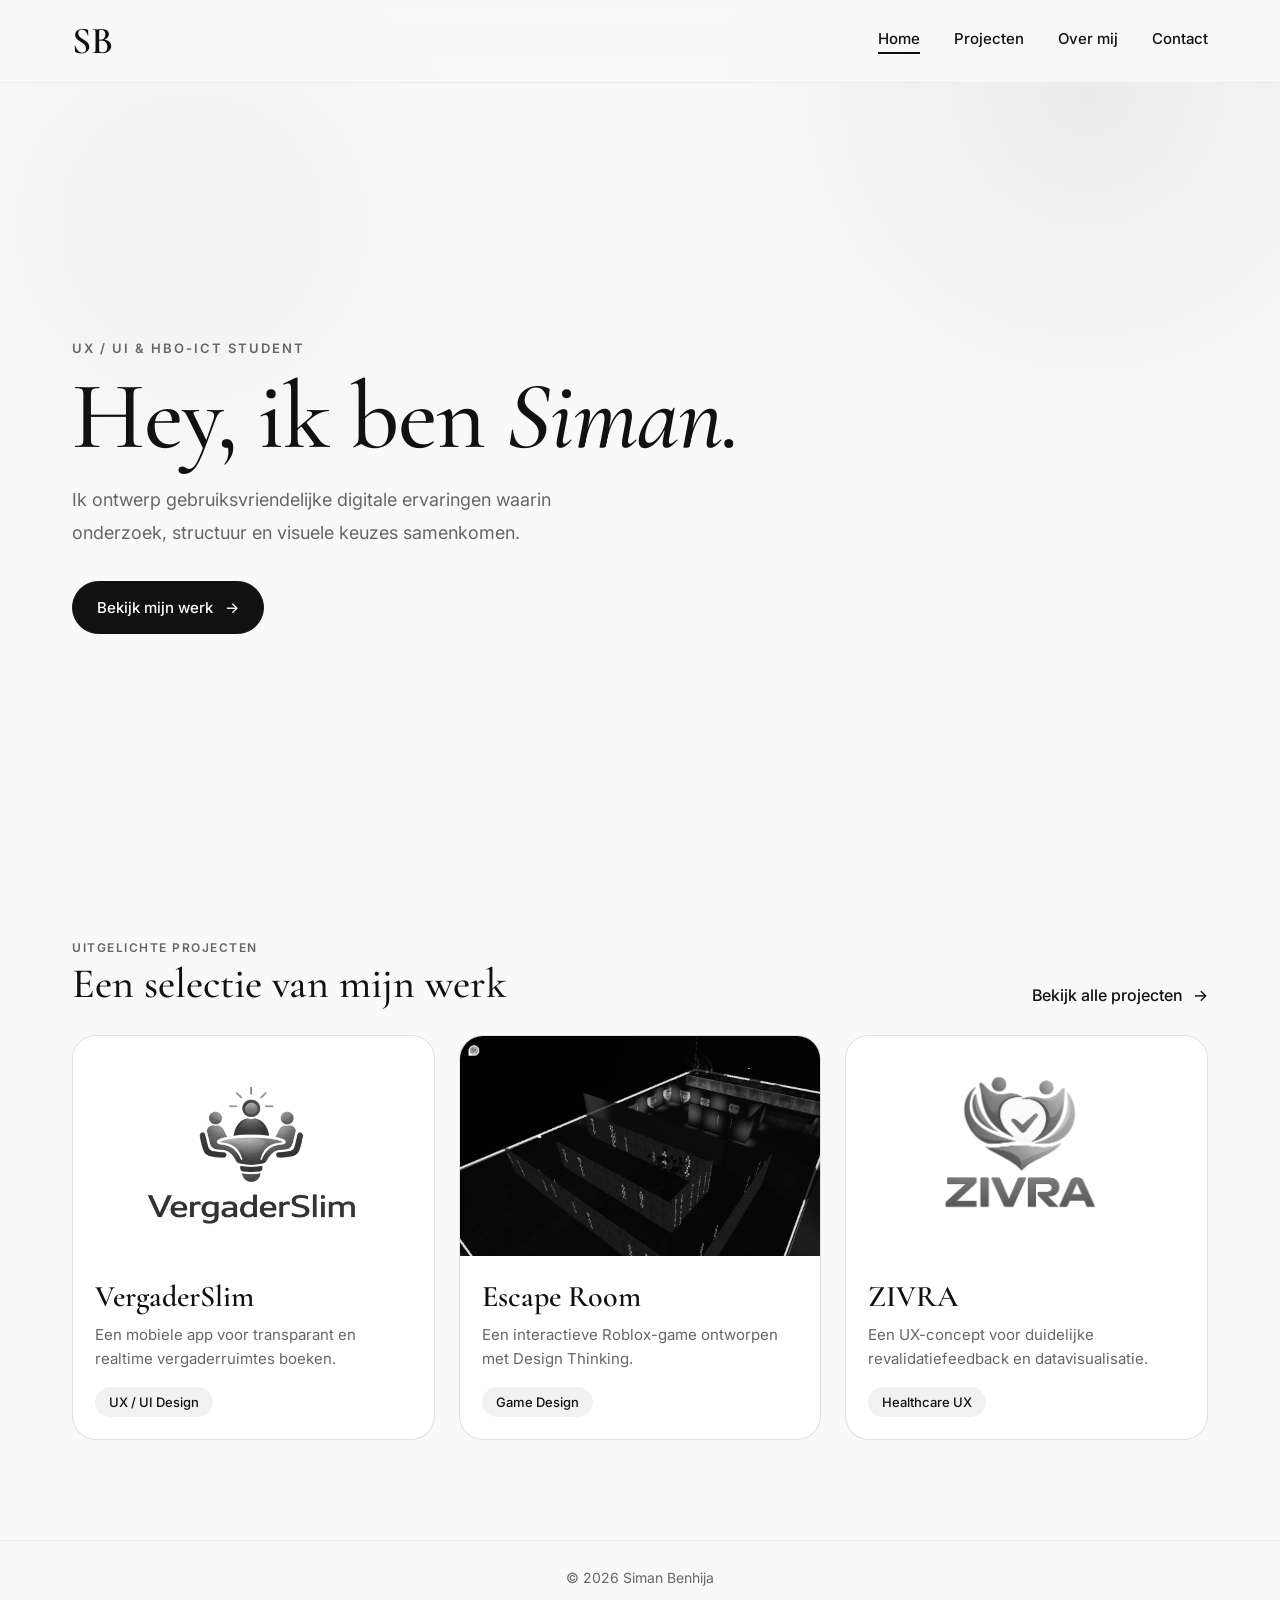
<file: index.html>
<!DOCTYPE html>
<html lang="nl">
<head>
    <meta charset="UTF-8">
    <meta name="viewport" content="width=device-width, initial-scale=1.0">
    <title>Portfolio | Siman Benhija</title>

    <link href="https://fonts.googleapis.com/css2?family=Cormorant+Garamond:wght@400;500;600;700&family=Inter:wght@300;400;500;600&display=swap" rel="stylesheet">
    <link rel="stylesheet" href="style.css">
</head>
<body>

    <header class="site-header">
        <div class="nav-container">
            <a href="index.html" class="logo">SB</a>

            <nav class="topnav">
                <a class="active" href="index.html">Home</a>
                <a href="projecten.html">Projecten</a>
                <a href="overmij.html">Over mij</a>
                <a href="contact.html">Contact</a>
            </nav>
        </div>
    </header>

    <main>
        <section class="hero-home">
            <div class="hero-content">
                <p class="eyebrow">UX / UI & HBO-ICT student</p>
                <h1 class="hero-title">Hey, ik ben <span>Siman.</span></h1>
                <p class="hero-text">
                    Ik ontwerp gebruiksvriendelijke digitale ervaringen waarin onderzoek,
                    structuur en visuele keuzes samenkomen.
                </p>
                <a href="projecten.html" class="button">
                    Bekijk mijn werk <span>→</span>
                </a>
            </div>

            
            
        </section>

        <section class="section">
            <div class="section-header">
                <div>
                    <p class="section-kicker">Uitgelichte projecten</p>
                    <h2 class="section-title">Een selectie van mijn werk</h2>
                </div>

                <a href="projecten.html" class="text-link">
                    Bekijk alle projecten <span>→</span>
                </a>
            </div>

            <div class="project-grid">
                <a class="project-card" href="vergaderslim.html">
                    <img src="images/vergaderslim.png" alt="VergaderSlim project" class="project-card-image">
                    <div class="project-card-content">
                        <h2>VergaderSlim</h2>
                        <p>Een mobiele app voor transparant en realtime vergaderruimtes boeken.</p>
                        <span class="project-tag">UX / UI Design</span>
                    </div>
                </a>

                <a class="project-card" href="escaperoom.html">
                    <img src="images/escaperoom.png.png" alt="Roblox Escape Room project" class="project-card-image">
                    <div class="project-card-content">
                        <h2>Escape Room</h2>
                        <p>Een interactieve Roblox-game ontworpen met Design Thinking.</p>
                        <span class="project-tag">Game Design</span>
                    </div>
                </a>

                <a class="project-card" href="zivra.html">
                    <img src="images/zivra.png" alt="ZIVRA project" class="project-card-image">
                    <div class="project-card-content">
                        <h2>ZIVRA</h2>
                        <p>Een UX-concept voor duidelijke revalidatiefeedback en datavisualisatie.</p>
                        <span class="project-tag">Healthcare UX</span>
                    </div>
                </a>
            </div>
        </section>
    </main>

    <footer class="footer">
        © 2026 Siman Benhija
    </footer>

</body>
</html>
</file>
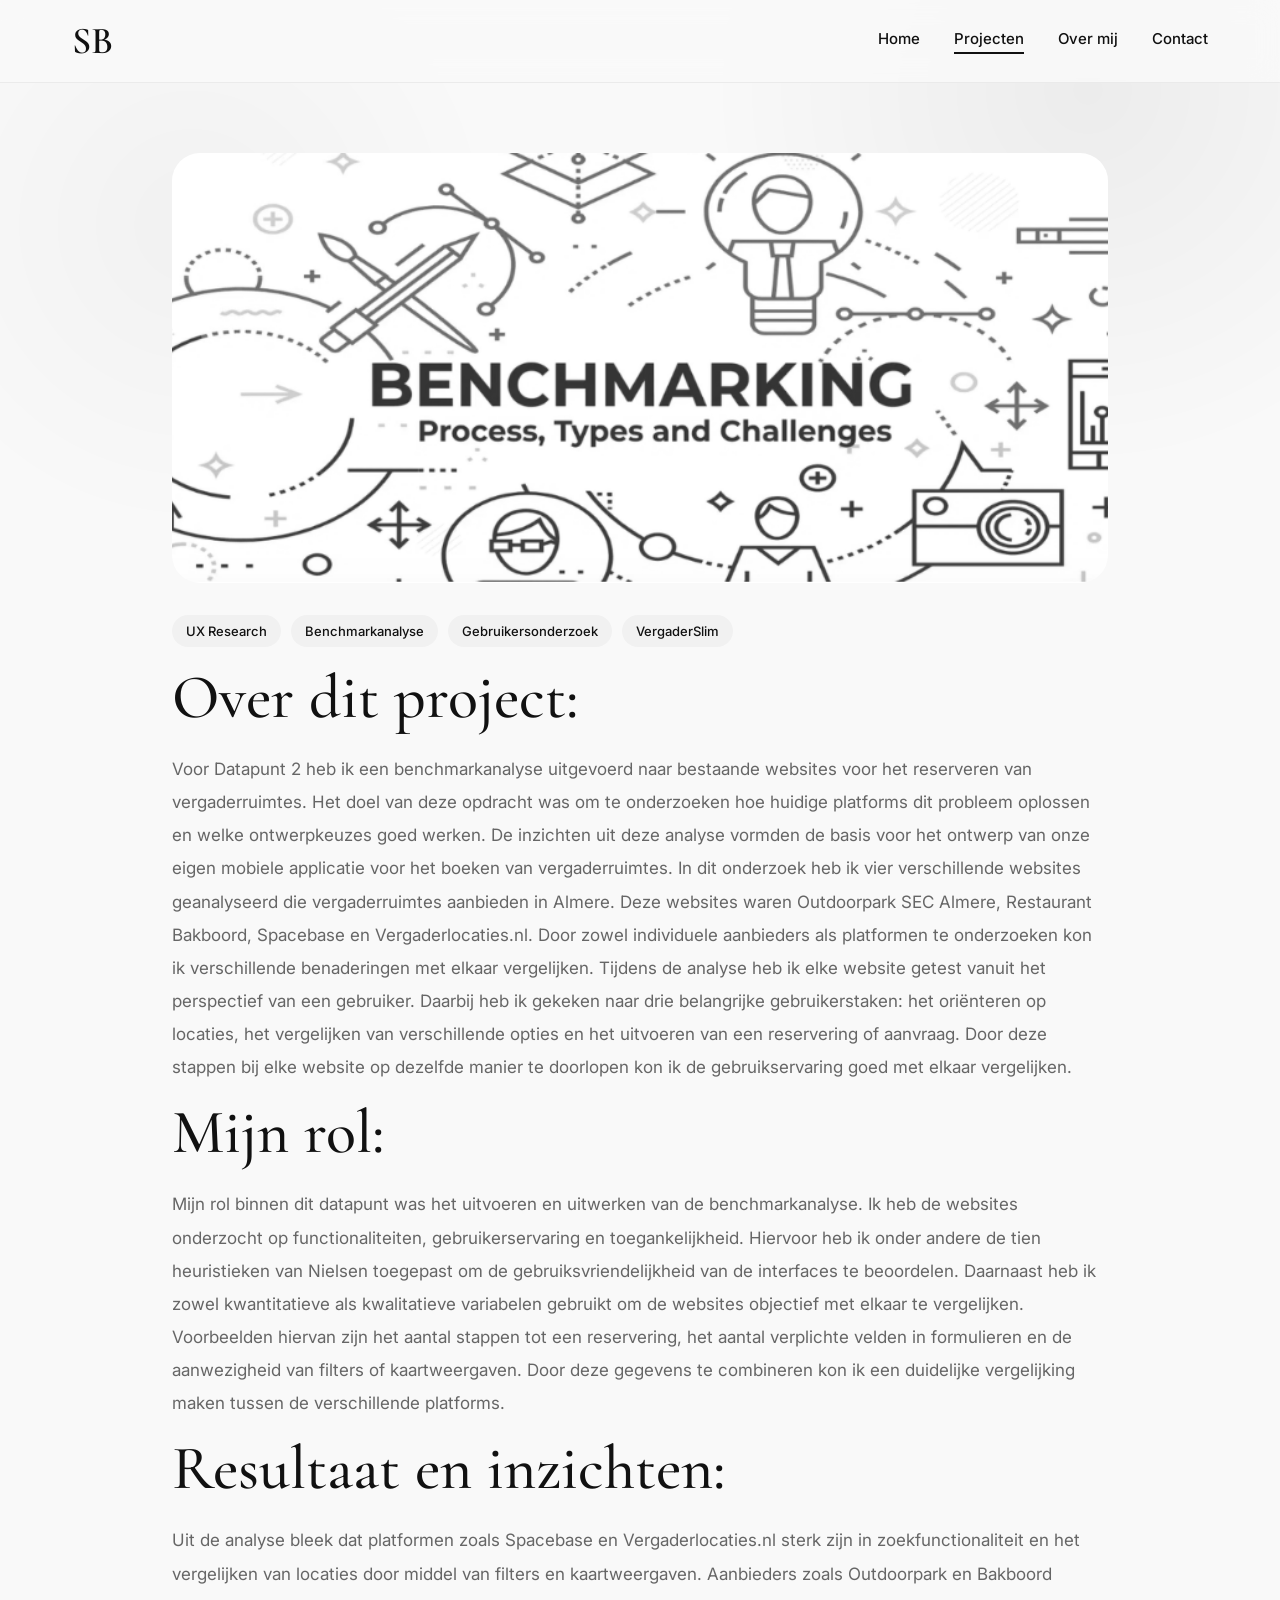
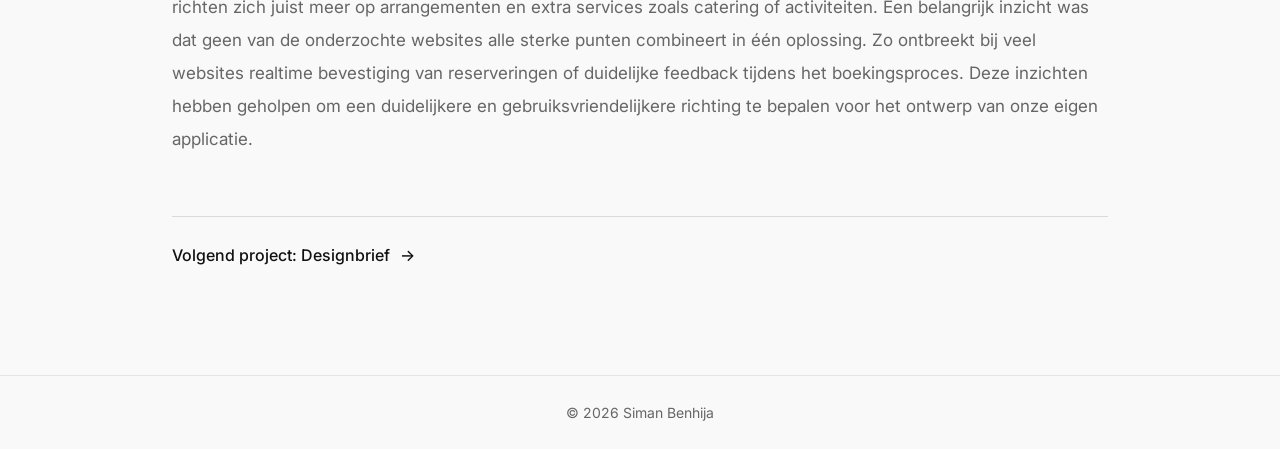
<file: benchmark.html>
<!DOCTYPE html>
<html lang="nl">
<head>
    <meta charset="UTF-8">
    <meta name="viewport" content="width=device-width, initial-scale=1.0">
    <title>Benchmarkanalyse | Siman Benhija</title>

    <link href="https://fonts.googleapis.com/css2?family=Cormorant+Garamond:wght@400;500;600;700&family=Inter:wght@300;400;500;600&display=swap" rel="stylesheet">
    <link rel="stylesheet" href="style.css">
</head>
<body>

    <header class="site-header">
        <div class="nav-container">
            <a href="index.html" class="logo">SB</a>

            <nav class="topnav">
                <a href="index.html">Home</a>
                <a class="active" href="projecten.html">Projecten</a>
                <a href="overmij.html">Over mij</a>
                <a href="contact.html">Contact</a>
            </nav>
        </div>
    </header>

<main class="project-detail">
    
    <img src="images/benchmark.png.png" alt="benchmarkanalyse" class="project-banner">
<div class="project-labels">
    <span class="project-label">UX Research</span>
    <span class="project-label">Benchmarkanalyse</span>
    <span class="project-label">Gebruikersonderzoek</span>
    <span class="project-label">VergaderSlim</span>
</div>
    <h1>Over dit project:</h1>
<p>Voor Datapunt 2 heb ik een benchmarkanalyse uitgevoerd naar bestaande websites voor het reserveren van vergaderruimtes. Het doel van deze opdracht was om te onderzoeken hoe huidige platforms dit probleem oplossen en welke ontwerpkeuzes goed werken. De inzichten uit deze analyse vormden de basis voor het ontwerp van onze eigen mobiele applicatie voor het boeken van vergaderruimtes.
In dit onderzoek heb ik vier verschillende websites geanalyseerd die vergaderruimtes aanbieden in Almere. Deze websites waren Outdoorpark SEC Almere, Restaurant Bakboord, Spacebase en Vergaderlocaties.nl. Door zowel individuele aanbieders als platformen te onderzoeken kon ik verschillende benaderingen met elkaar vergelijken.
Tijdens de analyse heb ik elke website getest vanuit het perspectief van een gebruiker. Daarbij heb ik gekeken naar drie belangrijke gebruikerstaken: het oriënteren op locaties, het vergelijken van verschillende opties en het uitvoeren van een reservering of aanvraag. Door deze stappen bij elke website op dezelfde manier te doorlopen kon ik de gebruikservaring goed met elkaar vergelijken.</P>
</p>

<h1> Mijn rol:</h1>
<p>Mijn rol binnen dit datapunt was het uitvoeren en uitwerken van de benchmarkanalyse. Ik heb de websites onderzocht op functionaliteiten, gebruikerservaring en toegankelijkheid. Hiervoor heb ik onder andere de tien heuristieken van Nielsen toegepast om de gebruiksvriendelijkheid van de interfaces te beoordelen.
Daarnaast heb ik zowel kwantitatieve als kwalitatieve variabelen gebruikt om de websites objectief met elkaar te vergelijken. Voorbeelden hiervan zijn het aantal stappen tot een reservering, het aantal verplichte velden in formulieren en de aanwezigheid van filters of kaartweergaven. Door deze gegevens te combineren kon ik een duidelijke vergelijking maken tussen de verschillende platforms.
</p>
<h1>Resultaat en inzichten:</h1>
<p>Uit de analyse bleek dat platformen zoals Spacebase en Vergaderlocaties.nl sterk zijn in zoekfunctionaliteit en het vergelijken van locaties door middel van filters en kaartweergaven. Aanbieders zoals Outdoorpark en Bakboord richten zich juist meer op arrangementen en extra services zoals catering of activiteiten.
Een belangrijk inzicht was dat geen van de onderzochte websites alle sterke punten combineert in één oplossing. Zo ontbreekt bij veel websites realtime bevestiging van reserveringen of duidelijke feedback tijdens het boekingsproces. Deze inzichten hebben geholpen om een duidelijkere en gebruiksvriendelijkere richting te bepalen voor het ontwerp van onze eigen applicatie.
</p>
<div class="next-project">
            <a href="designbrief.html" class="text-link">
                Volgend project: Designbrief <span>→</span>
            </a>
        </div>
</main>
   <footer class="footer">
        © 2026 Siman Benhija
    </footer>
</section>
</body>
</html>
</file>
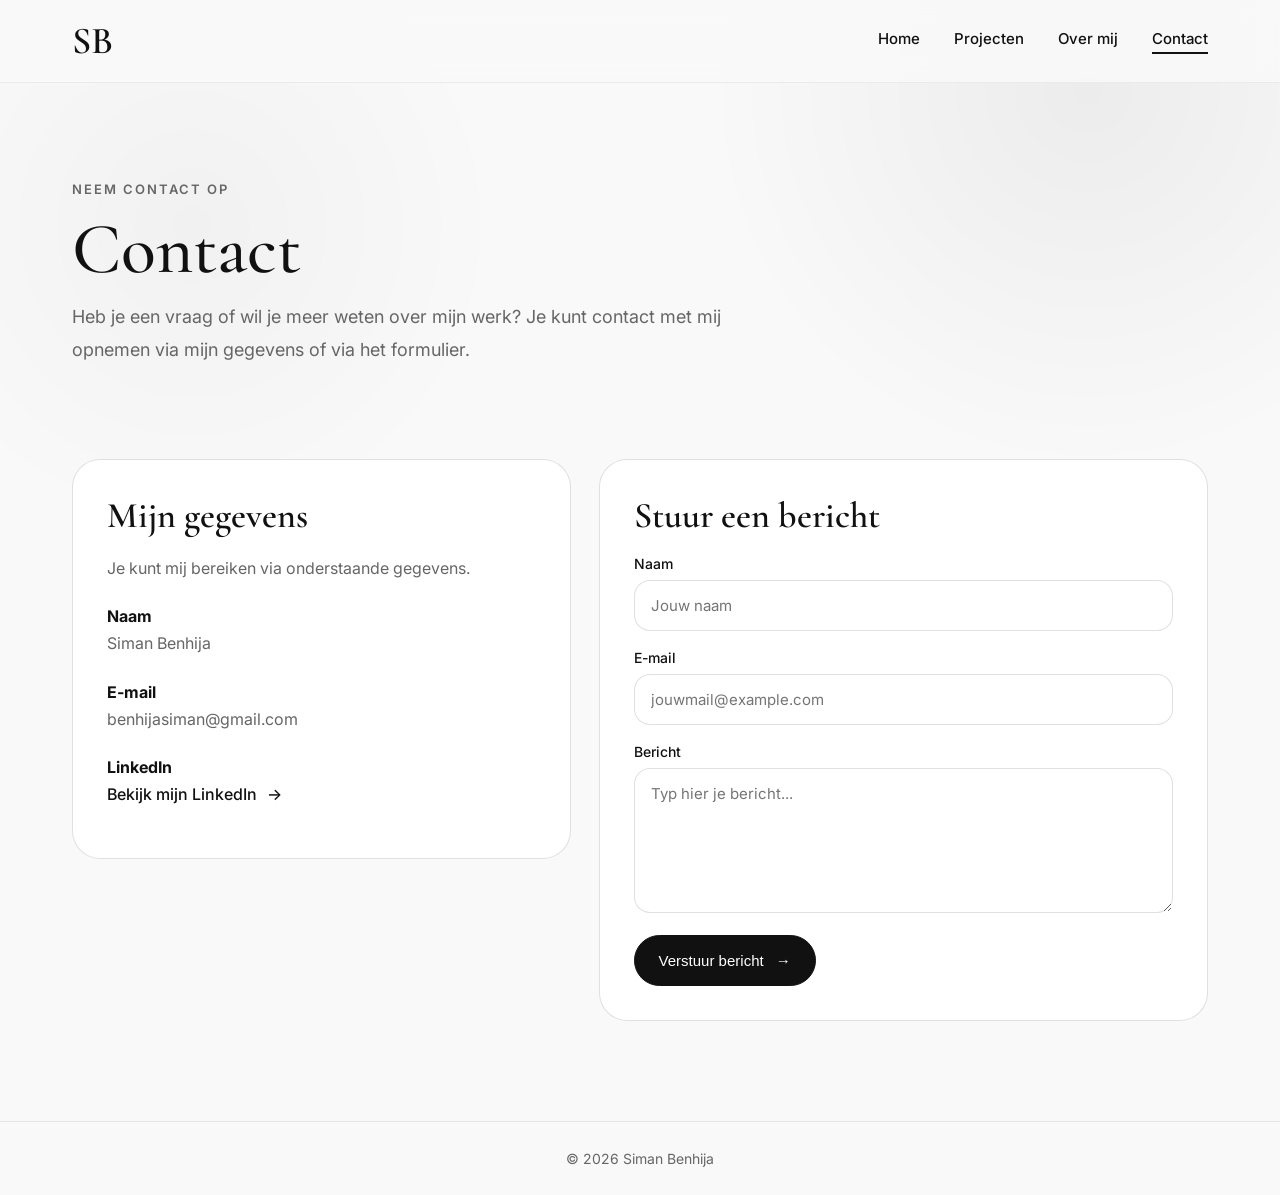
<file: contact.html>
<!DOCTYPE html>
<html lang="nl">
<head>
    <meta charset="UTF-8">
    <meta name="viewport" content="width=device-width, initial-scale=1.0">
    <title>Contact | Siman Benhija</title>

    <link href="https://fonts.googleapis.com/css2?family=Cormorant+Garamond:wght@400;500;600;700&family=Inter:wght@300;400;500;600&display=swap" rel="stylesheet">
    <link rel="stylesheet" href="style.css">
</head>
<body>

    <header class="site-header">
        <div class="nav-container">
            <a href="index.html" class="logo">SB</a>

            <nav class="topnav">
                <a href="index.html">Home</a>
                <a href="projecten.html">Projecten</a>
                <a href="overmij.html">Over mij</a>
                <a class="active" href="contact.html">Contact</a>
            </nav>
        </div>
    </header>

    <main>
        <section class="page-hero">
            <p class="eyebrow">Neem contact op</p>
            <h1 class="page-title">Contact</h1>
            <p class="page-intro">
                Heb je een vraag of wil je meer weten over mijn werk? Je kunt contact met mij opnemen
                via mijn gegevens of via het formulier.
            </p>
        </section>

        <section class="section">
            <div class="contact-grid">

                <div class="contact-card">
                    <h2>Mijn gegevens</h2>
                    <p>
                        Je kunt mij bereiken via onderstaande gegevens.
                    </p>

                    <div class="contact-detail">
                        <strong>Naam</strong>
                        <p>Siman Benhija</p>
                    </div>

                    <div class="contact-detail">
                        <strong>E-mail</strong>
                        <p>benhijasiman@gmail.com</p>
                    </div>

                    <div class="contact-detail">
                        <strong>LinkedIn</strong>
                        <p>
                            <a href="https://www.linkedin.com/in/siman-benhija-824206323/" target="_blank" rel="noopener noreferrer" class="text-link">
    Bekijk mijn LinkedIn <span>→</span>
</a>
                        </p>
                    </div>
                </div>

                <form class="contact-form">
                    <h2>Stuur een bericht</h2>

                    <div class="form-group">
                        <label for="naam">Naam</label>
                        <input type="text" id="naam" name="naam" placeholder="Jouw naam">
                    </div>

                    <div class="form-group">
                        <label for="email">E-mail</label>
                        <input type="email" id="email" name="email" placeholder="jouwmail@example.com">
                    </div>

                    <div class="form-group">
                        <label for="bericht">Bericht</label>
                        <textarea id="bericht" name="bericht" placeholder="Typ hier je bericht..."></textarea>
                    </div>

                    <button type="submit" class="button">
                        Verstuur bericht <span>→</span>
                    </button>
                </form>

            </div>
        </section>
    </main>

    <footer class="footer">
        © 2026 Siman Benhija
    </footer>

</body>
</html>
</file>
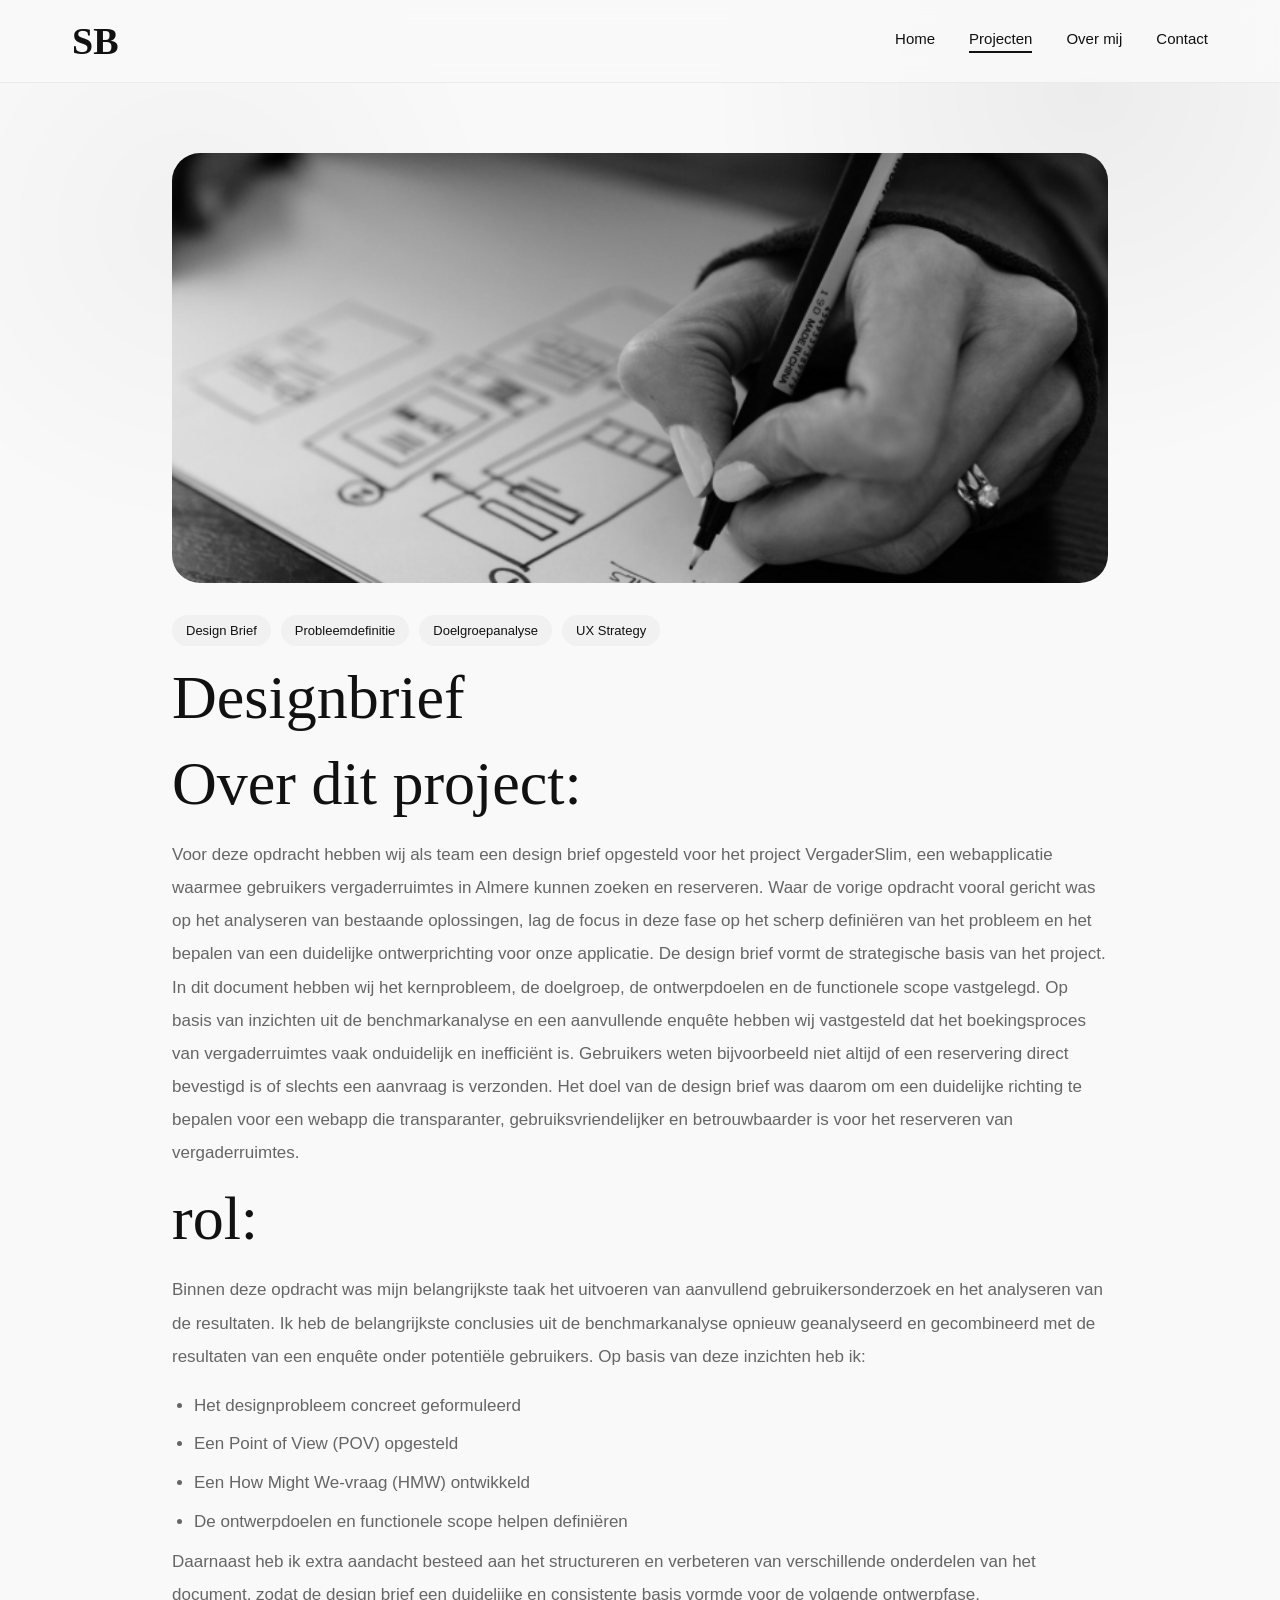
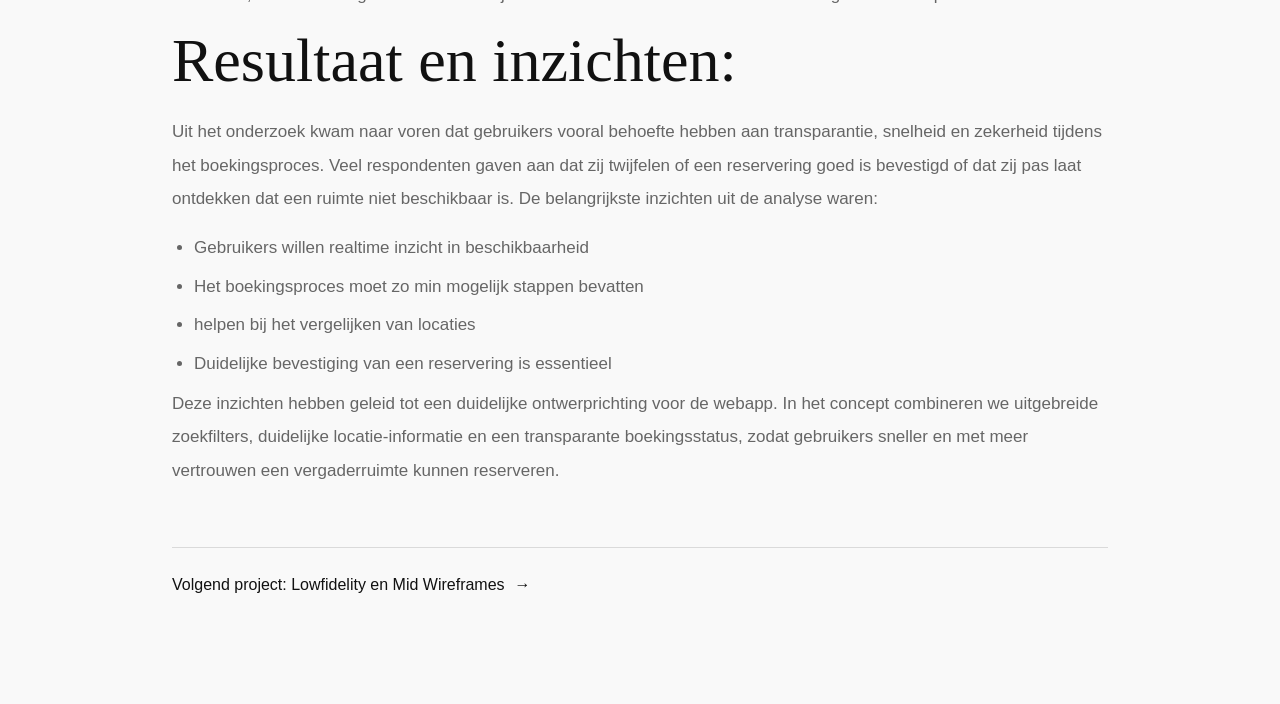
<file: designbrief.html>
<!DOCTYPE html>
<html lang="en">
<head>
    <meta charset="UTF-8">
    <meta name="viewport" content="width=device-width, initial-scale=1.0">
       <title>Designbrief</title> <link href="https://fonts.googleapis.com/css2?family=Montserrat:wght@300;400;500;600&display=swap" rel="stylesheet">
<link rel="stylesheet" href="style.css">

</head>
<body>
   
   <header class="site-header">
        <div class="nav-container">
            <a href="index.html" class="logo">SB</a>

            <nav class="topnav">
                <a href="index.html">Home</a>
                <a class="active" href="projecten.html">Projecten</a>
                <a href="overmij.html">Over mij</a>
                <a href="contact.html">Contact</a>
            </nav>
        </div>
    </header>

  <main class="project-detail">
<img src="images/designbrief.png.png" alt="Designbrief Project" class="project-banner">
<div class="project-labels">
    <span class="project-label">Design Brief</span>
    <span class="project-label">Probleemdefinitie</span>
    <span class="project-label">Doelgroepanalyse</span>
    <span class="project-label">UX Strategy</span>
</div>
    <h1>Designbrief</h1>
<h1>Over dit project:</h1>
<p>Voor deze opdracht hebben wij als team een design brief opgesteld voor het project VergaderSlim, een webapplicatie waarmee gebruikers vergaderruimtes in Almere kunnen zoeken en reserveren. Waar de vorige opdracht vooral gericht was op het analyseren van bestaande oplossingen, lag de focus in deze fase op het scherp definiëren van het probleem en het bepalen van een duidelijke ontwerprichting voor onze applicatie.
De design brief vormt de strategische basis van het project. In dit document hebben wij het kernprobleem, de doelgroep, de ontwerpdoelen en de functionele scope vastgelegd. Op basis van inzichten uit de benchmarkanalyse en een aanvullende enquête hebben wij vastgesteld dat het boekingsproces van vergaderruimtes vaak onduidelijk en inefficiënt is. Gebruikers weten bijvoorbeeld niet altijd of een reservering direct bevestigd is of slechts een aanvraag is verzonden.
Het doel van de design brief was daarom om een duidelijke richting te bepalen voor een webapp die transparanter, gebruiksvriendelijker en betrouwbaarder is voor het reserveren van vergaderruimtes.
</p>

<h1>rol:</h1> 
<p>Binnen deze opdracht was mijn belangrijkste taak het uitvoeren van aanvullend gebruikersonderzoek en het analyseren van de resultaten. Ik heb de belangrijkste conclusies uit de benchmarkanalyse opnieuw geanalyseerd en gecombineerd met de resultaten van een enquête onder potentiële gebruikers.
Op basis van deze inzichten heb ik:</p>
<ul>
<li>Het designprobleem concreet geformuleerd</li>
<li>Een Point of View (POV) opgesteld</li>
<li>Een How Might We-vraag (HMW) ontwikkeld</li>
<li>De ontwerpdoelen en functionele scope helpen definiëren</li></ul>
<p>Daarnaast heb ik extra aandacht besteed aan het structureren en verbeteren van verschillende onderdelen van het document, zodat de design brief een duidelijke en consistente basis vormde voor de volgende ontwerpfase.
</p>

<h1>Resultaat en inzichten:</h1>
<p>Uit het onderzoek kwam naar voren dat gebruikers vooral behoefte hebben aan transparantie, snelheid en zekerheid tijdens het boekingsproces. Veel respondenten gaven aan dat zij twijfelen of een reservering goed is bevestigd of dat zij pas laat ontdekken dat een ruimte niet beschikbaar is.
De belangrijkste inzichten uit de analyse waren:</p>
<ul>
<li>Gebruikers willen realtime inzicht in beschikbaarheid</li>
<li>Het boekingsproces moet zo min mogelijk stappen bevatten</li>
<li> helpen bij het vergelijken van locaties</li>
<li>Duidelijke bevestiging van een reservering is essentieel</li>
</ul>
<p>Deze inzichten hebben geleid tot een duidelijke ontwerprichting voor de webapp. In het concept combineren we uitgebreide zoekfilters, duidelijke locatie-informatie en een transparante boekingsstatus, zodat gebruikers sneller en met meer vertrouwen een vergaderruimte kunnen reserveren.
   </p> 
   <div class="next-project">
            <a href="lowfidelity.html" class="text-link">
                Volgend project: Lowfidelity en Mid Wireframes <span>→</span>
            </a>
        </div>
    </main>
</section>
</body>
</html>
</file>
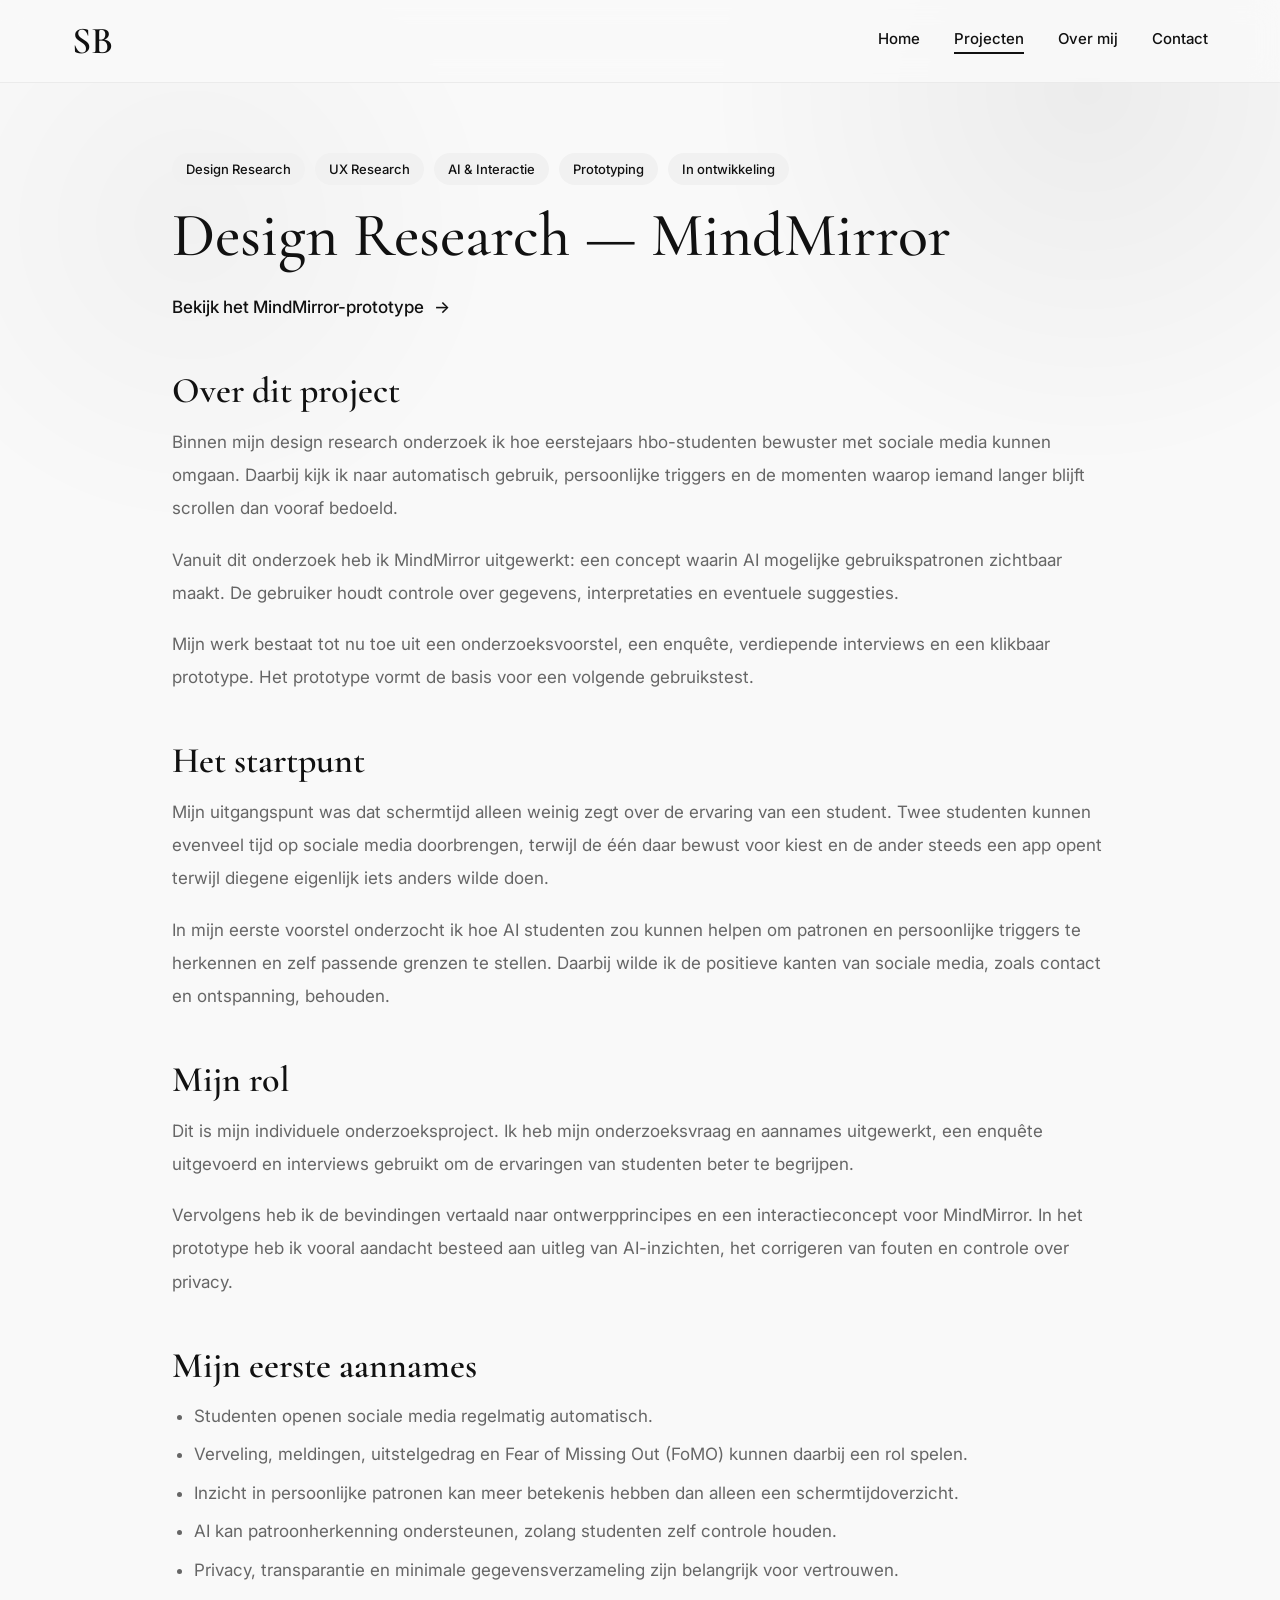
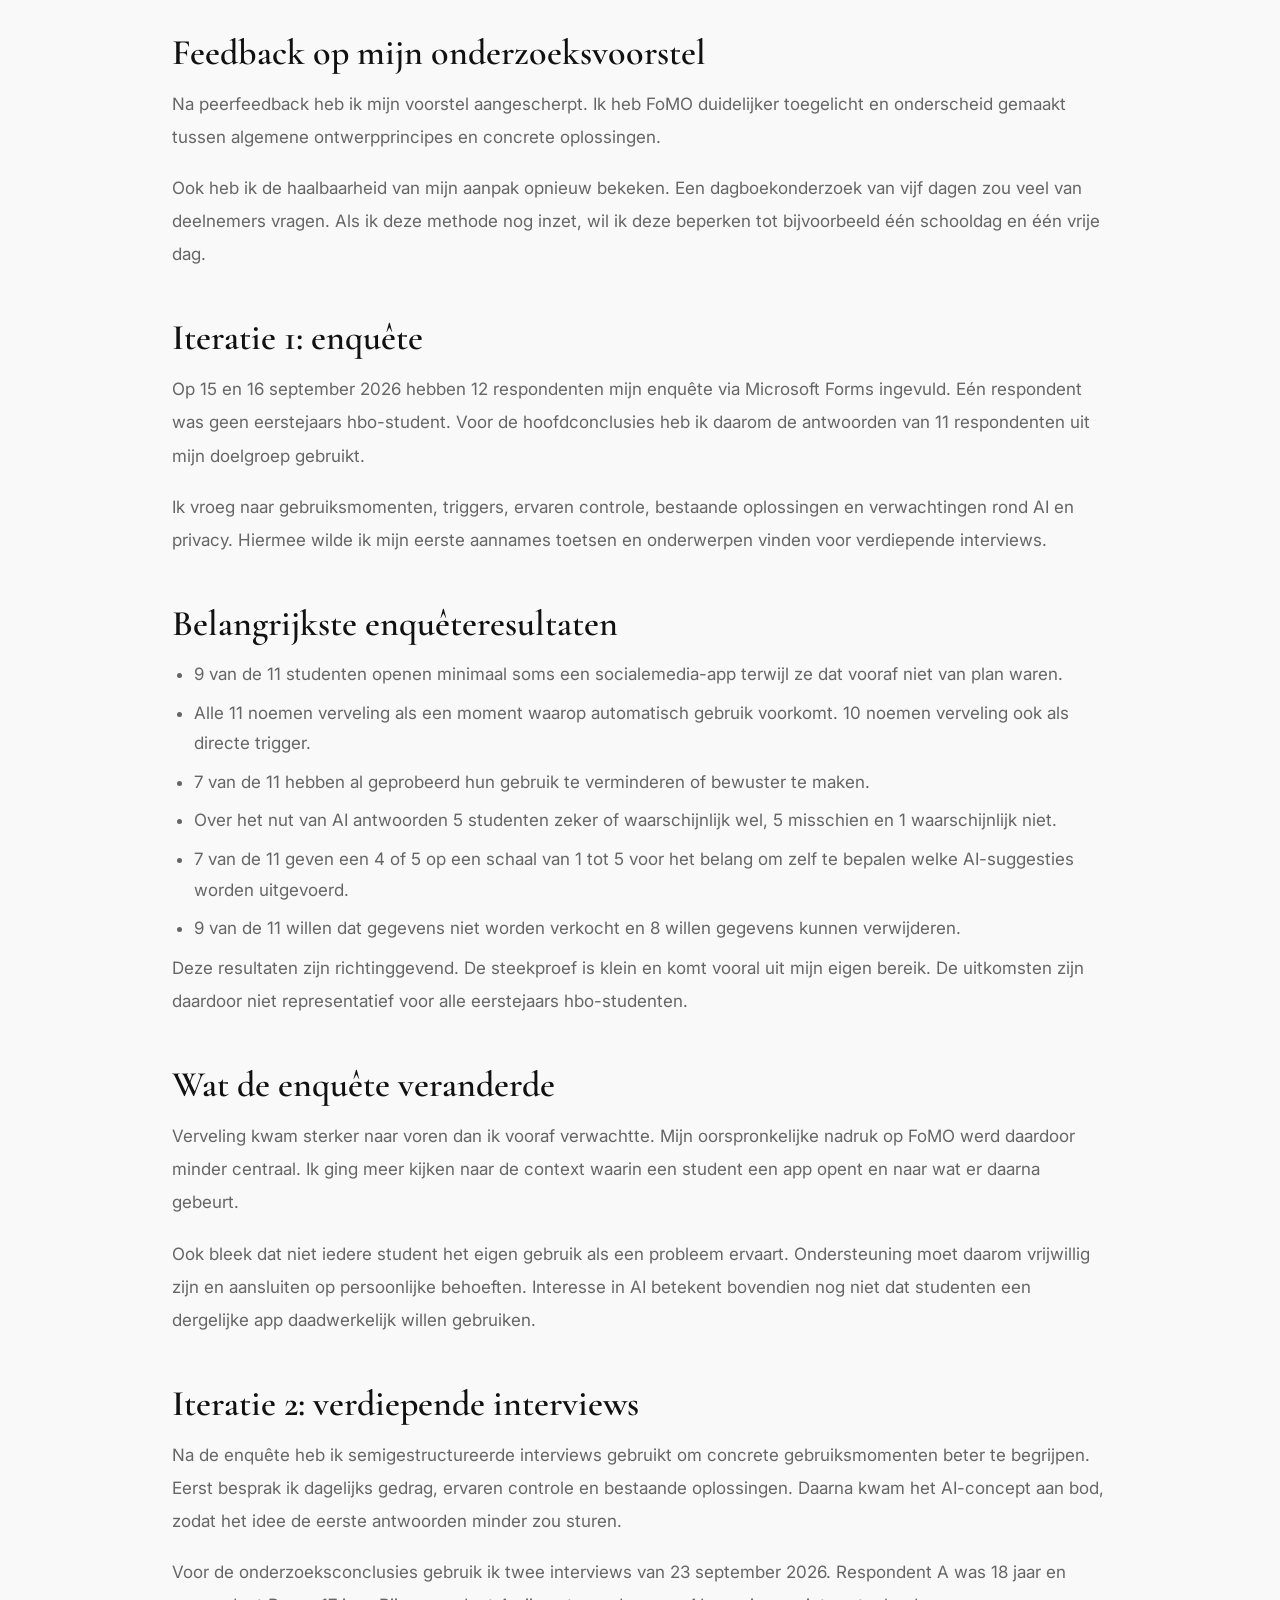
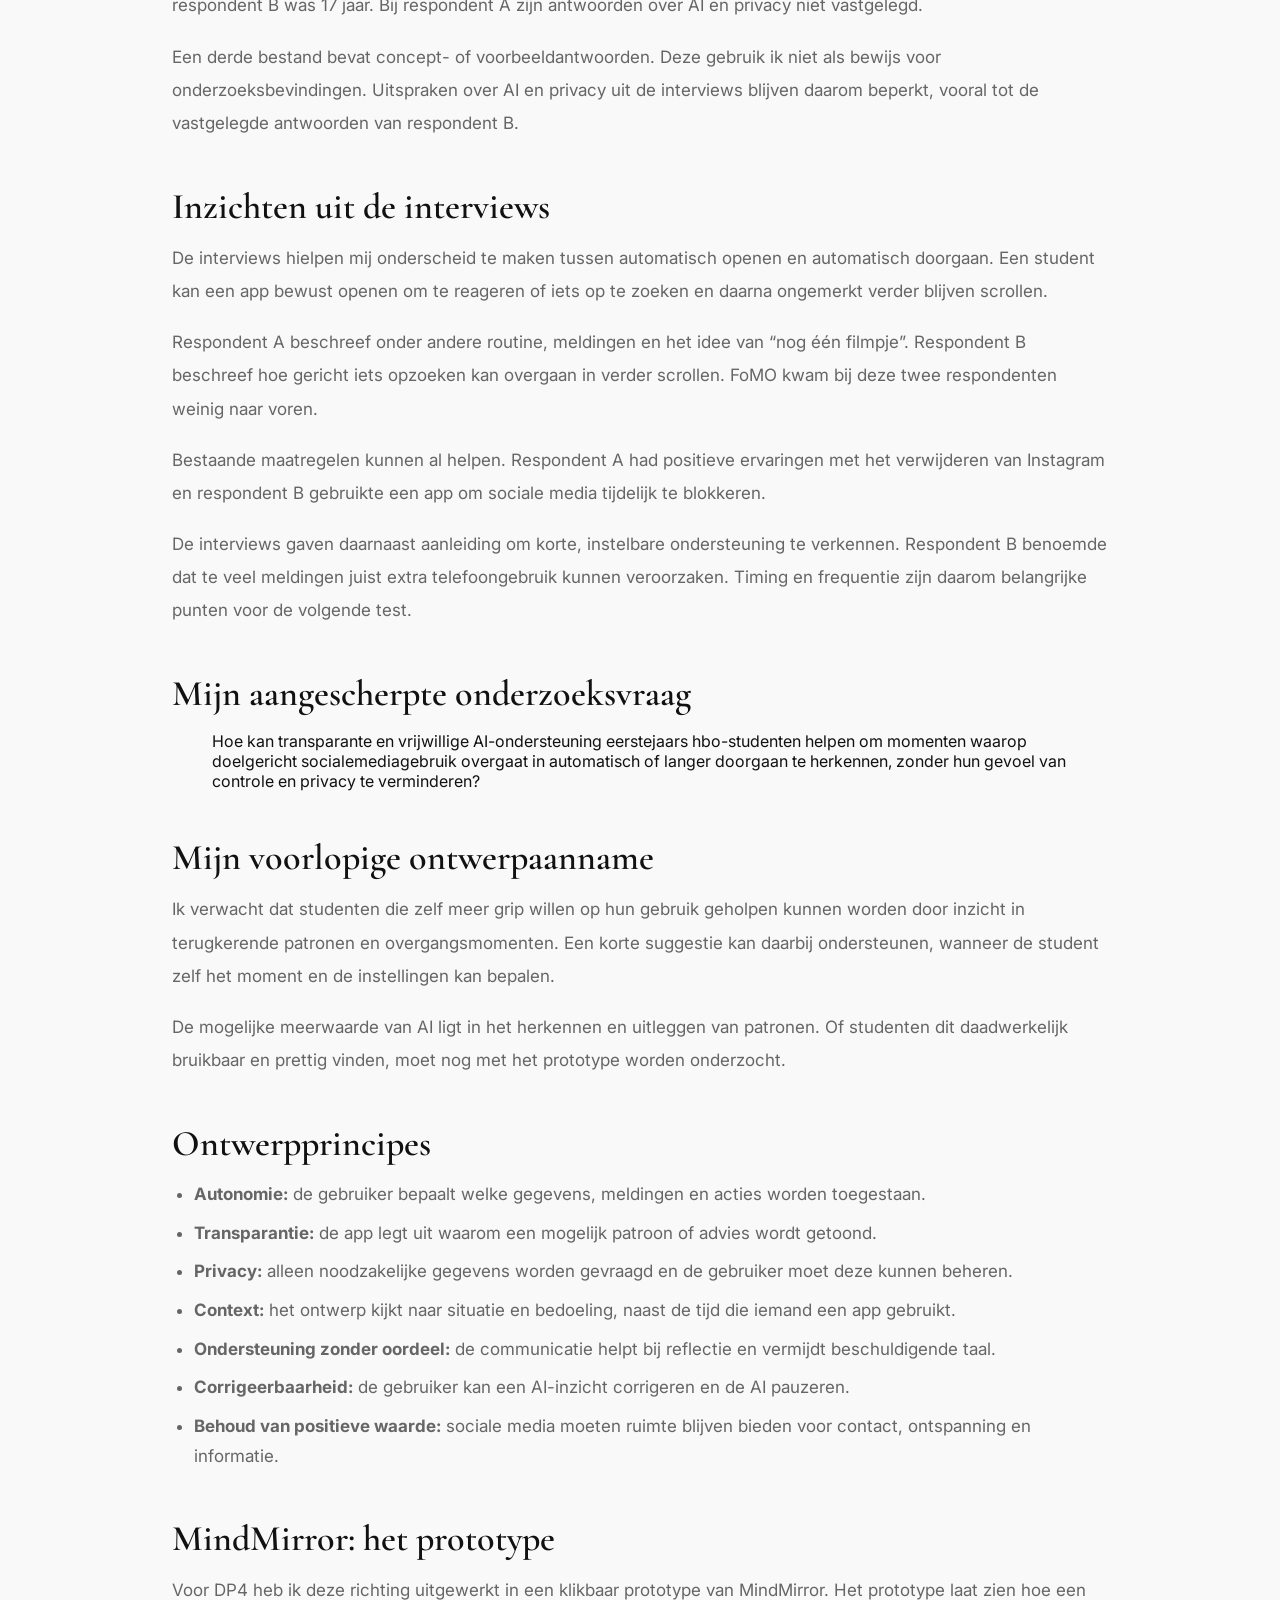
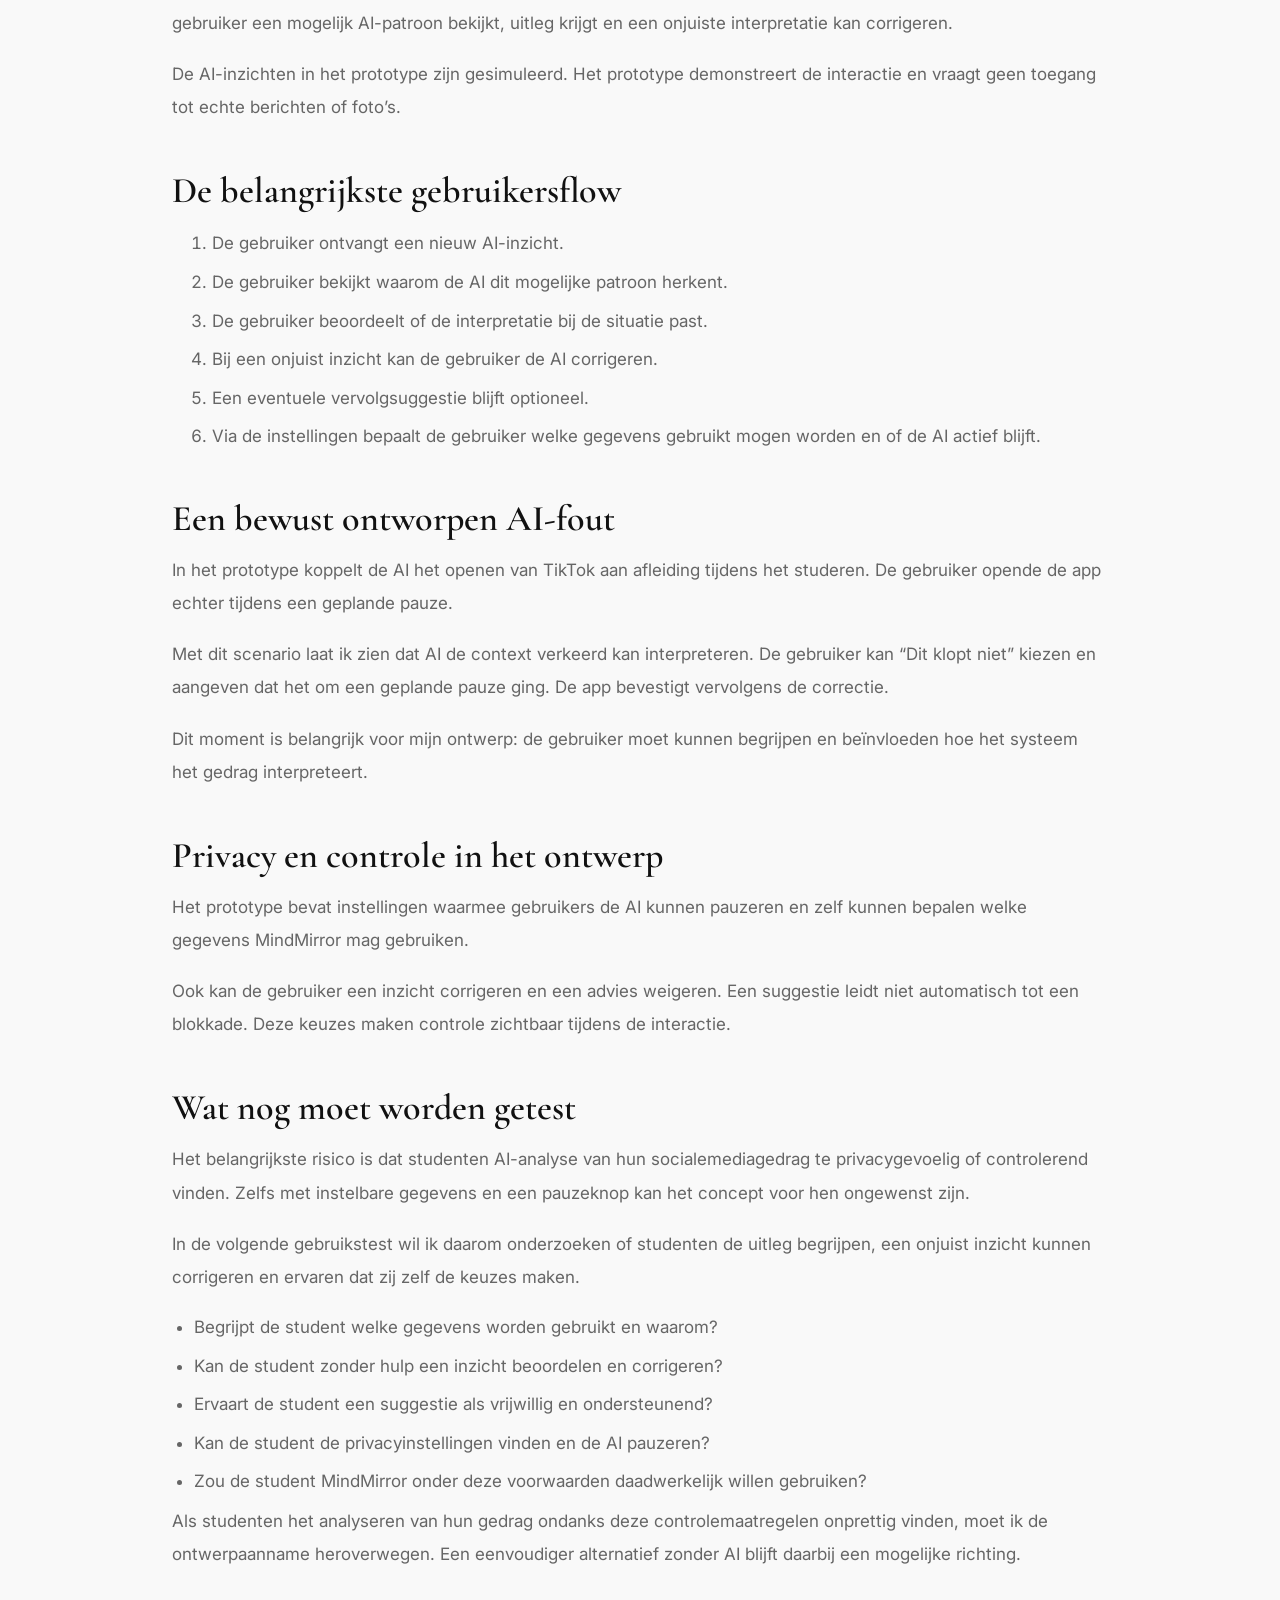
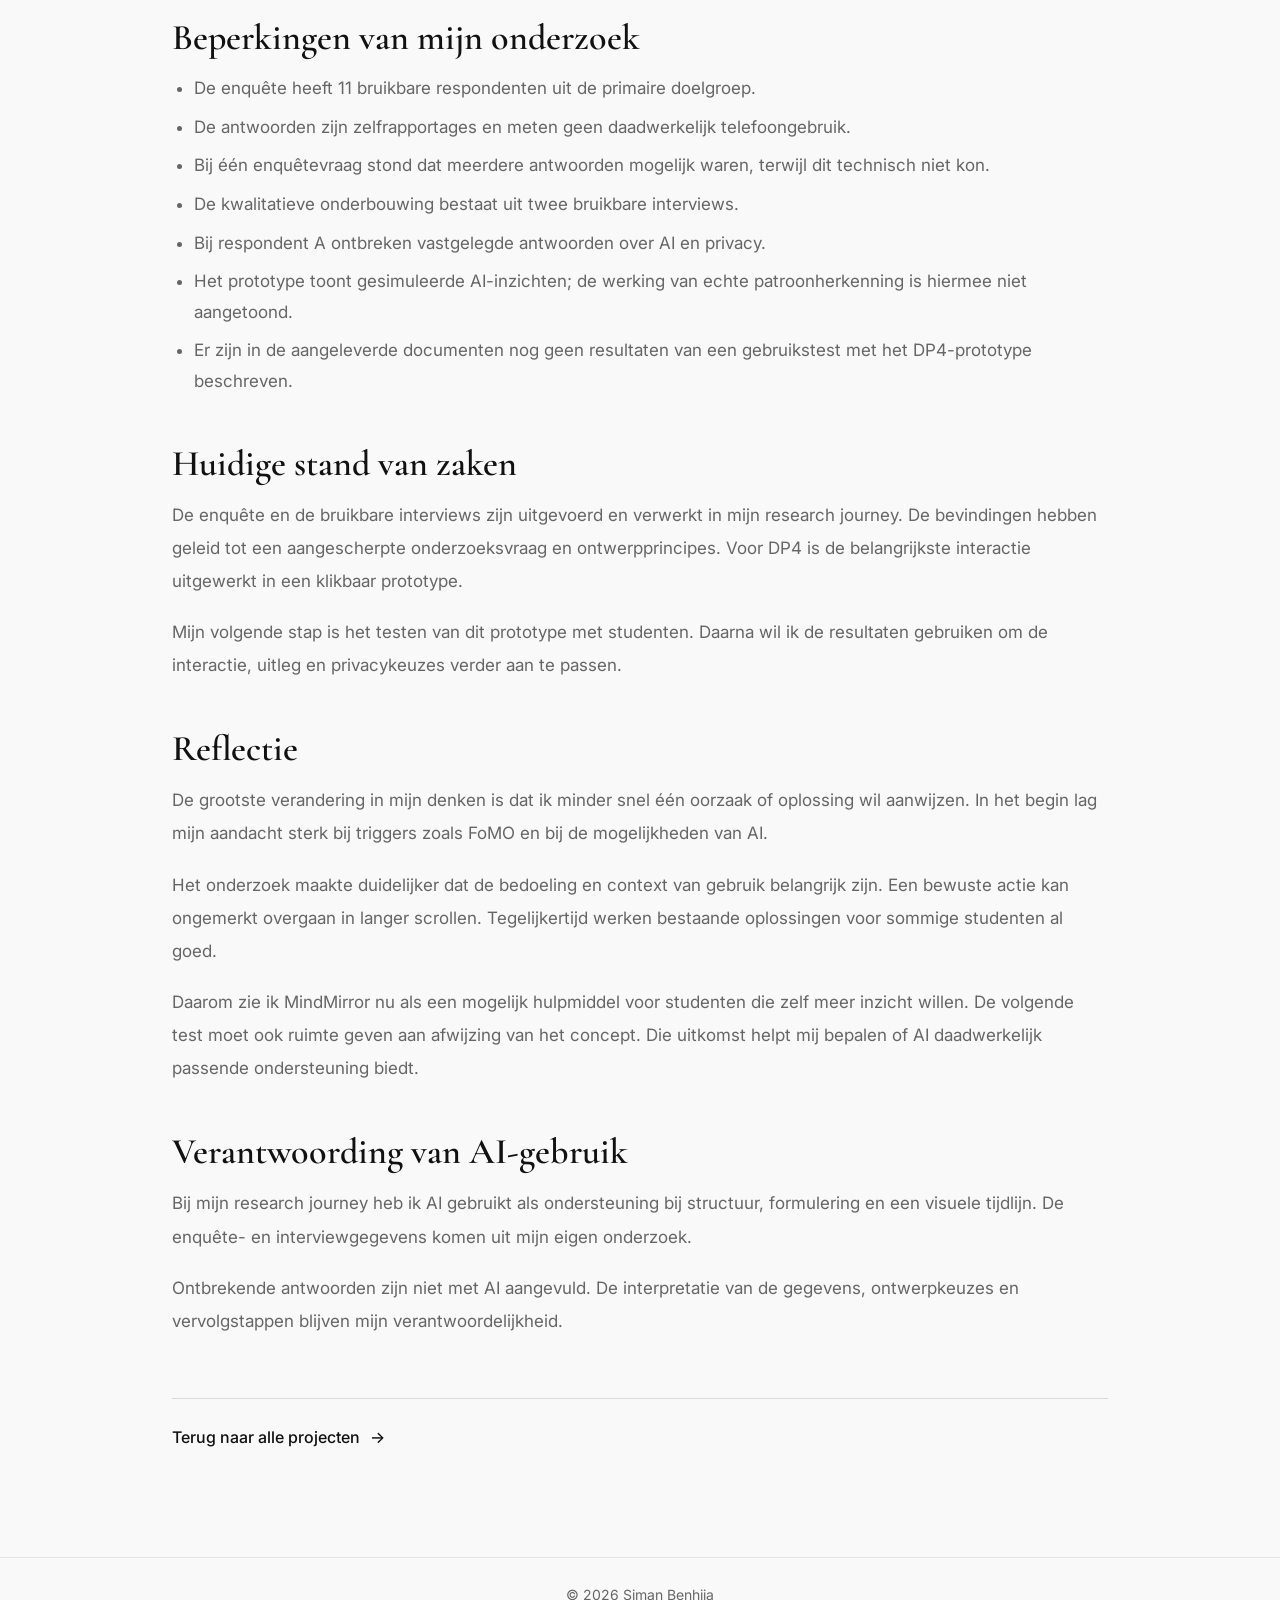
<file: designresearch.html>
<!DOCTYPE html>
<html lang="nl">
<head>
    <meta charset="UTF-8">
    <meta name="viewport" content="width=device-width, initial-scale=1.0">
    <title>Design Research — MindMirror | Siman Benhija</title>

    <link href="https://fonts.googleapis.com/css2?family=Cormorant+Garamond:wght@400;500;600;700&family=Inter:wght@300;400;500;600&display=swap" rel="stylesheet">
    <link rel="stylesheet" href="style.css">
</head>
<body>

    <header class="site-header">
        <div class="nav-container">
            <a href="index.html" class="logo">SB</a>

            <nav class="topnav" aria-label="Hoofdnavigatie">
                <a href="index.html">Home</a>
                <a class="active" href="projecten.html">Projecten</a>
                <a href="overmij.html">Over mij</a>
                <a href="contact.html">Contact</a>
            </nav>
        </div>
    </header>

    <main class="project-detail">

        <div class="project-labels">
            <span class="project-label">Design Research</span>
            <span class="project-label">UX Research</span>
            <span class="project-label">AI &amp; Interactie</span>
            <span class="project-label">Prototyping</span>
            <span class="project-label">In ontwikkeling</span>
        </div>

        <h1>Design Research — MindMirror</h1>

        <p>
            <a
                href="https://simanben.github.io/mindmirror-dp4/"
                class="text-link"
                target="_blank"
                rel="noopener noreferrer"
            >
                Bekijk het MindMirror-prototype <span>→</span>
            </a>
        </p>

        <h2>Over dit project</h2>
        <p>
            Binnen mijn design research onderzoek ik hoe
            eerstejaars hbo-studenten bewuster met sociale media
            kunnen omgaan. Daarbij kijk ik naar automatisch
            gebruik, persoonlijke triggers en de momenten waarop
            iemand langer blijft scrollen dan vooraf bedoeld.
        </p>
        <p>
            Vanuit dit onderzoek heb ik MindMirror uitgewerkt:
            een concept waarin AI mogelijke gebruikspatronen
            zichtbaar maakt. De gebruiker houdt controle over
            gegevens, interpretaties en eventuele suggesties.
        </p>
        <p>
            Mijn werk bestaat tot nu toe uit een onderzoeksvoorstel,
            een enquête, verdiepende interviews en een klikbaar
            prototype. Het prototype vormt de basis voor een
            volgende gebruikstest.
        </p>

        <h2>Het startpunt</h2>
        <p>
            Mijn uitgangspunt was dat schermtijd alleen weinig
            zegt over de ervaring van een student. Twee studenten
            kunnen evenveel tijd op sociale media doorbrengen,
            terwijl de één daar bewust voor kiest en de ander
            steeds een app opent terwijl diegene eigenlijk iets
            anders wilde doen.
        </p>
        <p>
            In mijn eerste voorstel onderzocht ik hoe AI studenten
            zou kunnen helpen om patronen en persoonlijke triggers
            te herkennen en zelf passende grenzen te stellen.
            Daarbij wilde ik de positieve kanten van sociale media,
            zoals contact en ontspanning, behouden.
        </p>

        <h2>Mijn rol</h2>
        <p>
            Dit is mijn individuele onderzoeksproject. Ik heb
            mijn onderzoeksvraag en aannames uitgewerkt, een
            enquête uitgevoerd en interviews gebruikt om de
            ervaringen van studenten beter te begrijpen.
        </p>
        <p>
            Vervolgens heb ik de bevindingen vertaald naar
            ontwerpprincipes en een interactieconcept voor
            MindMirror. In het prototype heb ik vooral aandacht
            besteed aan uitleg van AI-inzichten, het corrigeren
            van fouten en controle over privacy.
        </p>

        <h2>Mijn eerste aannames</h2>
        <ul>
            <li>
                Studenten openen sociale media regelmatig
                automatisch.
            </li>
            <li>
                Verveling, meldingen, uitstelgedrag en Fear of
                Missing Out (FoMO) kunnen daarbij een rol spelen.
            </li>
            <li>
                Inzicht in persoonlijke patronen kan meer
                betekenis hebben dan alleen een schermtijdoverzicht.
            </li>
            <li>
                AI kan patroonherkenning ondersteunen, zolang
                studenten zelf controle houden.
            </li>
            <li>
                Privacy, transparantie en minimale
                gegevensverzameling zijn belangrijk voor vertrouwen.
            </li>
        </ul>

        <h2>Feedback op mijn onderzoeksvoorstel</h2>
        <p>
            Na peerfeedback heb ik mijn voorstel aangescherpt.
            Ik heb FoMO duidelijker toegelicht en onderscheid
            gemaakt tussen algemene ontwerpprincipes en concrete
            oplossingen.
        </p>
        <p>
            Ook heb ik de haalbaarheid van mijn aanpak opnieuw
            bekeken. Een dagboekonderzoek van vijf dagen zou
            veel van deelnemers vragen. Als ik deze methode nog
            inzet, wil ik deze beperken tot bijvoorbeeld één
            schooldag en één vrije dag.
        </p>

        <h2>Iteratie 1: enquête</h2>
        <p>
            Op 15 en 16 september 2026 hebben 12 respondenten
            mijn enquête via Microsoft Forms ingevuld.
            Eén respondent was geen eerstejaars hbo-student.
            Voor de hoofdconclusies heb ik daarom de antwoorden
            van 11 respondenten uit mijn doelgroep gebruikt.
        </p>
        <p>
            Ik vroeg naar gebruiksmomenten, triggers, ervaren
            controle, bestaande oplossingen en verwachtingen
            rond AI en privacy. Hiermee wilde ik mijn eerste
            aannames toetsen en onderwerpen vinden voor
            verdiepende interviews.
        </p>

        <h2>Belangrijkste enquêteresultaten</h2>
        <ul>
            <li>
                9 van de 11 studenten openen minimaal soms
                een socialemedia-app terwijl ze dat vooraf
                niet van plan waren.
            </li>
            <li>
                Alle 11 noemen verveling als een moment waarop
                automatisch gebruik voorkomt. 10 noemen
                verveling ook als directe trigger.
            </li>
            <li>
                7 van de 11 hebben al geprobeerd hun gebruik
                te verminderen of bewuster te maken.
            </li>
            <li>
                Over het nut van AI antwoorden 5 studenten
                zeker of waarschijnlijk wel, 5 misschien
                en 1 waarschijnlijk niet.
            </li>
            <li>
                7 van de 11 geven een 4 of 5 op een schaal van
                1 tot 5 voor het belang om zelf te bepalen
                welke AI-suggesties worden uitgevoerd.
            </li>
            <li>
                9 van de 11 willen dat gegevens niet worden
                verkocht en 8 willen gegevens kunnen verwijderen.
            </li>
        </ul>
        <p>
            Deze resultaten zijn richtinggevend. De steekproef
            is klein en komt vooral uit mijn eigen bereik.
            De uitkomsten zijn daardoor niet representatief
            voor alle eerstejaars hbo-studenten.
        </p>

        <h2>Wat de enquête veranderde</h2>
        <p>
            Verveling kwam sterker naar voren dan ik vooraf
            verwachtte. Mijn oorspronkelijke nadruk op FoMO
            werd daardoor minder centraal. Ik ging meer kijken
            naar de context waarin een student een app opent
            en naar wat er daarna gebeurt.
        </p>
        <p>
            Ook bleek dat niet iedere student het eigen gebruik
            als een probleem ervaart. Ondersteuning moet daarom
            vrijwillig zijn en aansluiten op persoonlijke
            behoeften. Interesse in AI betekent bovendien
            nog niet dat studenten een dergelijke app
            daadwerkelijk willen gebruiken.
        </p>

        <h2>Iteratie 2: verdiepende interviews</h2>
        <p>
            Na de enquête heb ik semigestructureerde interviews
            gebruikt om concrete gebruiksmomenten beter te
            begrijpen. Eerst besprak ik dagelijks gedrag,
            ervaren controle en bestaande oplossingen.
            Daarna kwam het AI-concept aan bod, zodat het
            idee de eerste antwoorden minder zou sturen.
        </p>
        <p>
            Voor de onderzoeksconclusies gebruik ik twee
            interviews van 23 september 2026. Respondent A
            was 18 jaar en respondent B was 17 jaar.
            Bij respondent A zijn antwoorden over AI en
            privacy niet vastgelegd.
        </p>
        <p>
            Een derde bestand bevat concept- of voorbeeldantwoorden.
            Deze gebruik ik niet als bewijs voor
            onderzoeksbevindingen. Uitspraken over AI en
            privacy uit de interviews blijven daarom beperkt,
            vooral tot de vastgelegde antwoorden van respondent B.
        </p>

        <h2>Inzichten uit de interviews</h2>
        <p>
            De interviews hielpen mij onderscheid te maken
            tussen automatisch openen en automatisch doorgaan.
            Een student kan een app bewust openen om te
            reageren of iets op te zoeken en daarna
            ongemerkt verder blijven scrollen.
        </p>
        <p>
            Respondent A beschreef onder andere routine,
            meldingen en het idee van “nog één filmpje”.
            Respondent B beschreef hoe gericht iets opzoeken
            kan overgaan in verder scrollen.
            FoMO kwam bij deze twee respondenten weinig
            naar voren.
        </p>
        <p>
            Bestaande maatregelen kunnen al helpen.
            Respondent A had positieve ervaringen met het
            verwijderen van Instagram en respondent B
            gebruikte een app om sociale media tijdelijk
            te blokkeren.
        </p>
        <p>
            De interviews gaven daarnaast aanleiding om
            korte, instelbare ondersteuning te verkennen.
            Respondent B benoemde dat te veel meldingen
            juist extra telefoongebruik kunnen veroorzaken.
            Timing en frequentie zijn daarom belangrijke
            punten voor de volgende test.
        </p>

        <h2>Mijn aangescherpte onderzoeksvraag</h2>
        <blockquote>
            Hoe kan transparante en vrijwillige AI-ondersteuning
            eerstejaars hbo-studenten helpen om momenten waarop
            doelgericht socialemediagebruik overgaat in
            automatisch of langer doorgaan te herkennen,
            zonder hun gevoel van controle en privacy
            te verminderen?
        </blockquote>

        <h2>Mijn voorlopige ontwerpaanname</h2>
        <p>
            Ik verwacht dat studenten die zelf meer grip willen
            op hun gebruik geholpen kunnen worden door inzicht
            in terugkerende patronen en overgangsmomenten.
            Een korte suggestie kan daarbij ondersteunen,
            wanneer de student zelf het moment en de
            instellingen kan bepalen.
        </p>
        <p>
            De mogelijke meerwaarde van AI ligt in het
            herkennen en uitleggen van patronen.
            Of studenten dit daadwerkelijk bruikbaar en
            prettig vinden, moet nog met het prototype
            worden onderzocht.
        </p>

        <h2>Ontwerpprincipes</h2>
        <ul>
            <li>
                <strong>Autonomie:</strong>
                de gebruiker bepaalt welke gegevens, meldingen
                en acties worden toegestaan.
            </li>
            <li>
                <strong>Transparantie:</strong>
                de app legt uit waarom een mogelijk patroon
                of advies wordt getoond.
            </li>
            <li>
                <strong>Privacy:</strong>
                alleen noodzakelijke gegevens worden gevraagd
                en de gebruiker moet deze kunnen beheren.
            </li>
            <li>
                <strong>Context:</strong>
                het ontwerp kijkt naar situatie en bedoeling,
                naast de tijd die iemand een app gebruikt.
            </li>
            <li>
                <strong>Ondersteuning zonder oordeel:</strong>
                de communicatie helpt bij reflectie en
                vermijdt beschuldigende taal.
            </li>
            <li>
                <strong>Corrigeerbaarheid:</strong>
                de gebruiker kan een AI-inzicht corrigeren
                en de AI pauzeren.
            </li>
            <li>
                <strong>Behoud van positieve waarde:</strong>
                sociale media moeten ruimte blijven bieden
                voor contact, ontspanning en informatie.
            </li>
        </ul>

        <h2>MindMirror: het prototype</h2>
        <p>
            Voor DP4 heb ik deze richting uitgewerkt in een
            klikbaar prototype van MindMirror. Het prototype
            laat zien hoe een gebruiker een mogelijk
            AI-patroon bekijkt, uitleg krijgt en een
            onjuiste interpretatie kan corrigeren.
        </p>
        <p>
            De AI-inzichten in het prototype zijn gesimuleerd.
            Het prototype demonstreert de interactie en
            vraagt geen toegang tot echte berichten
            of foto’s.
        </p>

        <h2>De belangrijkste gebruikersflow</h2>
        <ol>
            <li>De gebruiker ontvangt een nieuw AI-inzicht.</li>
            <li>
                De gebruiker bekijkt waarom de AI dit
                mogelijke patroon herkent.
            </li>
            <li>
                De gebruiker beoordeelt of de interpretatie
                bij de situatie past.
            </li>
            <li>
                Bij een onjuist inzicht kan de gebruiker
                de AI corrigeren.
            </li>
            <li>
                Een eventuele vervolgsuggestie blijft optioneel.
            </li>
            <li>
                Via de instellingen bepaalt de gebruiker
                welke gegevens gebruikt mogen worden en
                of de AI actief blijft.
            </li>
        </ol>

        <h2>Een bewust ontworpen AI-fout</h2>
        <p>
            In het prototype koppelt de AI het openen van
            TikTok aan afleiding tijdens het studeren.
            De gebruiker opende de app echter tijdens
            een geplande pauze.
        </p>
        <p>
            Met dit scenario laat ik zien dat AI de context
            verkeerd kan interpreteren. De gebruiker kan
            “Dit klopt niet” kiezen en aangeven dat het
            om een geplande pauze ging. De app bevestigt
            vervolgens de correctie.
        </p>
        <p>
            Dit moment is belangrijk voor mijn ontwerp:
            de gebruiker moet kunnen begrijpen en
            beïnvloeden hoe het systeem het gedrag
            interpreteert.
        </p>

        <h2>Privacy en controle in het ontwerp</h2>
        <p>
            Het prototype bevat instellingen waarmee
            gebruikers de AI kunnen pauzeren en zelf
            kunnen bepalen welke gegevens MindMirror
            mag gebruiken.
        </p>
        <p>
            Ook kan de gebruiker een inzicht corrigeren
            en een advies weigeren. Een suggestie
            leidt niet automatisch tot een blokkade.
            Deze keuzes maken controle zichtbaar
            tijdens de interactie.
        </p>

        <h2>Wat nog moet worden getest</h2>
        <p>
            Het belangrijkste risico is dat studenten
            AI-analyse van hun socialemediagedrag
            te privacygevoelig of controlerend vinden.
            Zelfs met instelbare gegevens en een pauzeknop
            kan het concept voor hen ongewenst zijn.
        </p>
        <p>
            In de volgende gebruikstest wil ik daarom
            onderzoeken of studenten de uitleg begrijpen,
            een onjuist inzicht kunnen corrigeren en
            ervaren dat zij zelf de keuzes maken.
        </p>
        <ul>
            <li>
                Begrijpt de student welke gegevens worden
                gebruikt en waarom?
            </li>
            <li>
                Kan de student zonder hulp een inzicht
                beoordelen en corrigeren?
            </li>
            <li>
                Ervaart de student een suggestie als
                vrijwillig en ondersteunend?
            </li>
            <li>
                Kan de student de privacyinstellingen
                vinden en de AI pauzeren?
            </li>
            <li>
                Zou de student MindMirror onder deze
                voorwaarden daadwerkelijk willen gebruiken?
            </li>
        </ul>
        <p>
            Als studenten het analyseren van hun gedrag
            ondanks deze controlemaatregelen onprettig
            vinden, moet ik de ontwerpaanname heroverwegen.
            Een eenvoudiger alternatief zonder AI
            blijft daarbij een mogelijke richting.
        </p>

        <h2>Beperkingen van mijn onderzoek</h2>
        <ul>
            <li>
                De enquête heeft 11 bruikbare respondenten
                uit de primaire doelgroep.
            </li>
            <li>
                De antwoorden zijn zelfrapportages en
                meten geen daadwerkelijk telefoongebruik.
            </li>
            <li>
                Bij één enquêtevraag stond dat meerdere
                antwoorden mogelijk waren, terwijl dit
                technisch niet kon.
            </li>
            <li>
                De kwalitatieve onderbouwing bestaat uit
                twee bruikbare interviews.
            </li>
            <li>
                Bij respondent A ontbreken vastgelegde
                antwoorden over AI en privacy.
            </li>
            <li>
                Het prototype toont gesimuleerde AI-inzichten;
                de werking van echte patroonherkenning
                is hiermee niet aangetoond.
            </li>
            <li>
                Er zijn in de aangeleverde documenten
                nog geen resultaten van een gebruikstest
                met het DP4-prototype beschreven.
            </li>
        </ul>

        <h2>Huidige stand van zaken</h2>
        <p>
            De enquête en de bruikbare interviews zijn
            uitgevoerd en verwerkt in mijn research journey.
            De bevindingen hebben geleid tot een
            aangescherpte onderzoeksvraag en ontwerpprincipes.
            Voor DP4 is de belangrijkste interactie
            uitgewerkt in een klikbaar prototype.
        </p>
        <p>
            Mijn volgende stap is het testen van dit
            prototype met studenten. Daarna wil ik de
            resultaten gebruiken om de interactie,
            uitleg en privacykeuzes verder aan te passen.
        </p>

        <h2>Reflectie</h2>
        <p>
            De grootste verandering in mijn denken is
            dat ik minder snel één oorzaak of oplossing
            wil aanwijzen. In het begin lag mijn aandacht
            sterk bij triggers zoals FoMO en bij de
            mogelijkheden van AI.
        </p>
        <p>
            Het onderzoek maakte duidelijker dat de
            bedoeling en context van gebruik belangrijk
            zijn. Een bewuste actie kan ongemerkt
            overgaan in langer scrollen. Tegelijkertijd
            werken bestaande oplossingen voor sommige
            studenten al goed.
        </p>
        <p>
            Daarom zie ik MindMirror nu als een mogelijk
            hulpmiddel voor studenten die zelf meer
            inzicht willen. De volgende test moet ook
            ruimte geven aan afwijzing van het concept.
            Die uitkomst helpt mij bepalen of AI
            daadwerkelijk passende ondersteuning biedt.
        </p>

        <h2>Verantwoording van AI-gebruik</h2>
        <p>
            Bij mijn research journey heb ik AI gebruikt
            als ondersteuning bij structuur, formulering
            en een visuele tijdlijn. De enquête- en
            interviewgegevens komen uit mijn eigen
            onderzoek.
        </p>
        <p>
            Ontbrekende antwoorden zijn niet met AI
            aangevuld. De interpretatie van de gegevens,
            ontwerpkeuzes en vervolgstappen blijven
            mijn verantwoordelijkheid.
        </p>

        <div class="next-project">
            <a href="projecten.html" class="text-link">
                Terug naar alle projecten <span>→</span>
            </a>
        </div>

    </main>

    <footer class="footer">
        © 2026 Siman Benhija
    </footer>

</body>
</html>
</file>
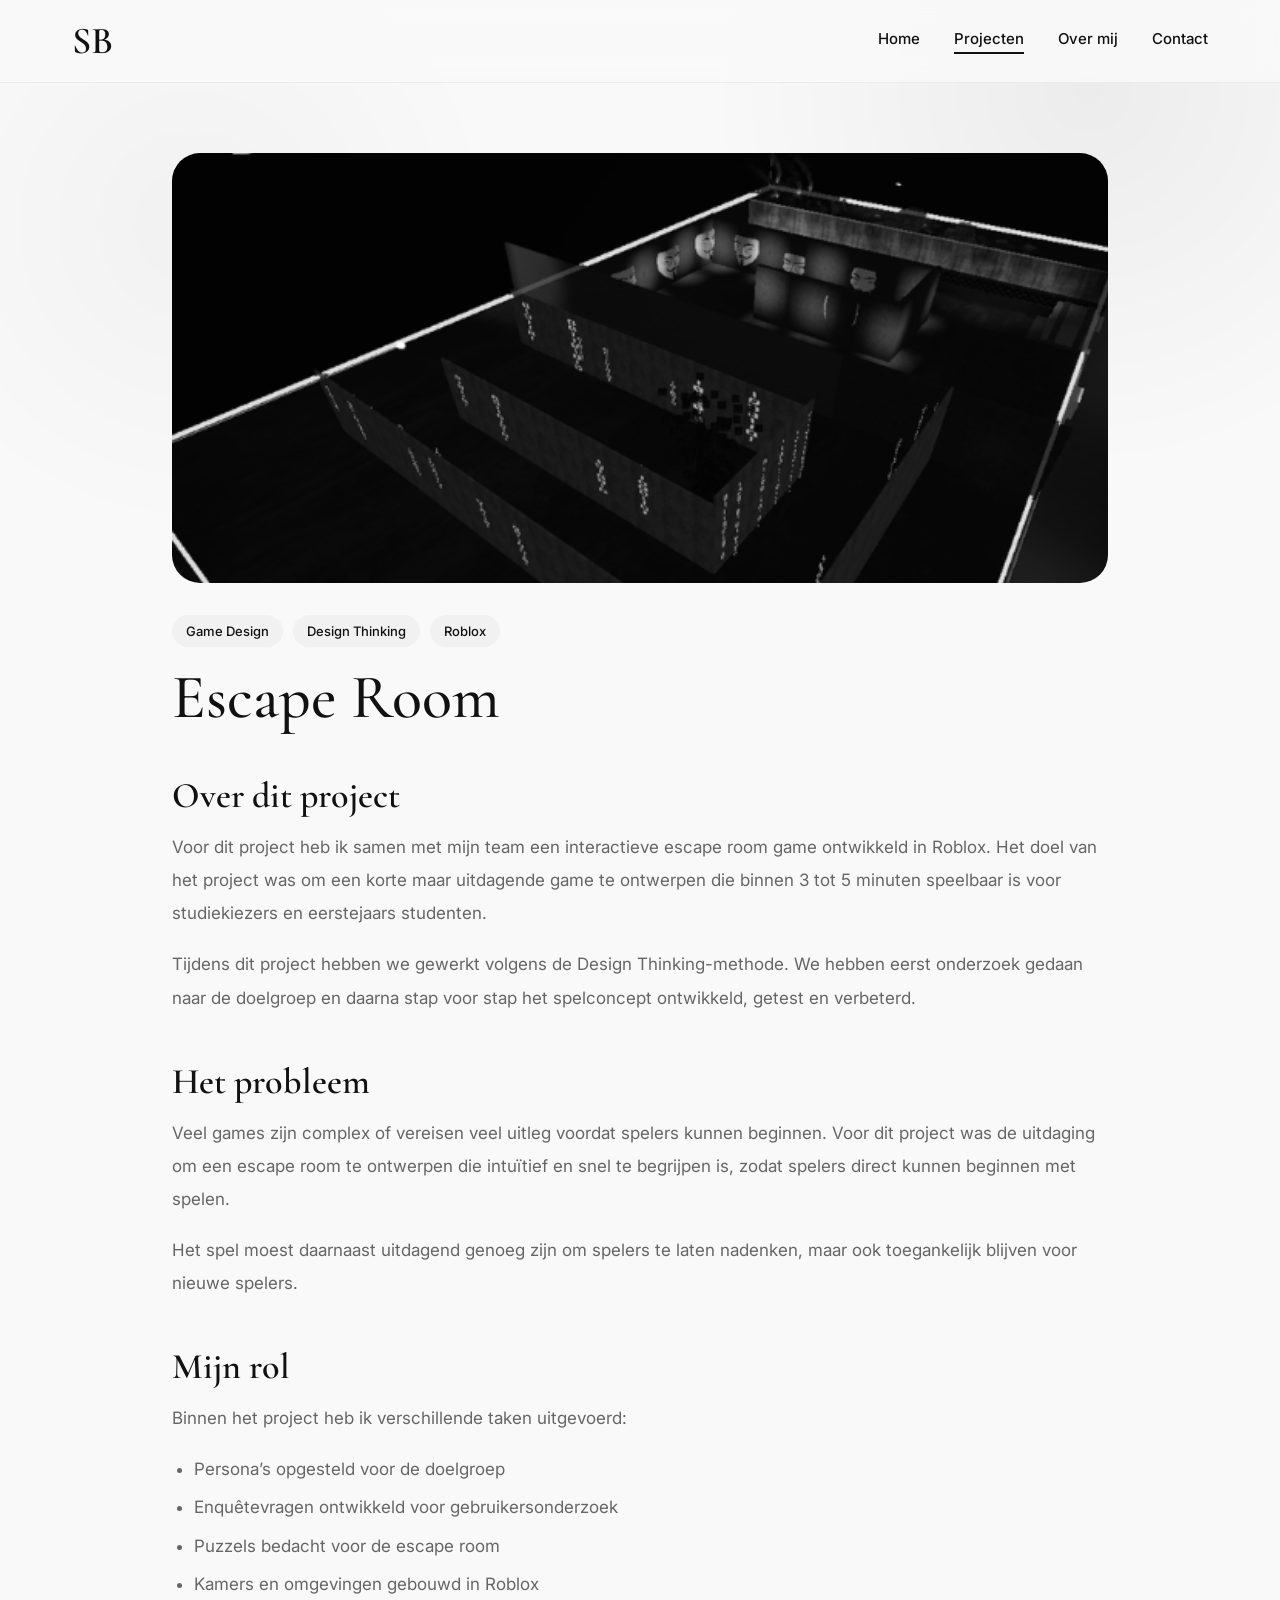
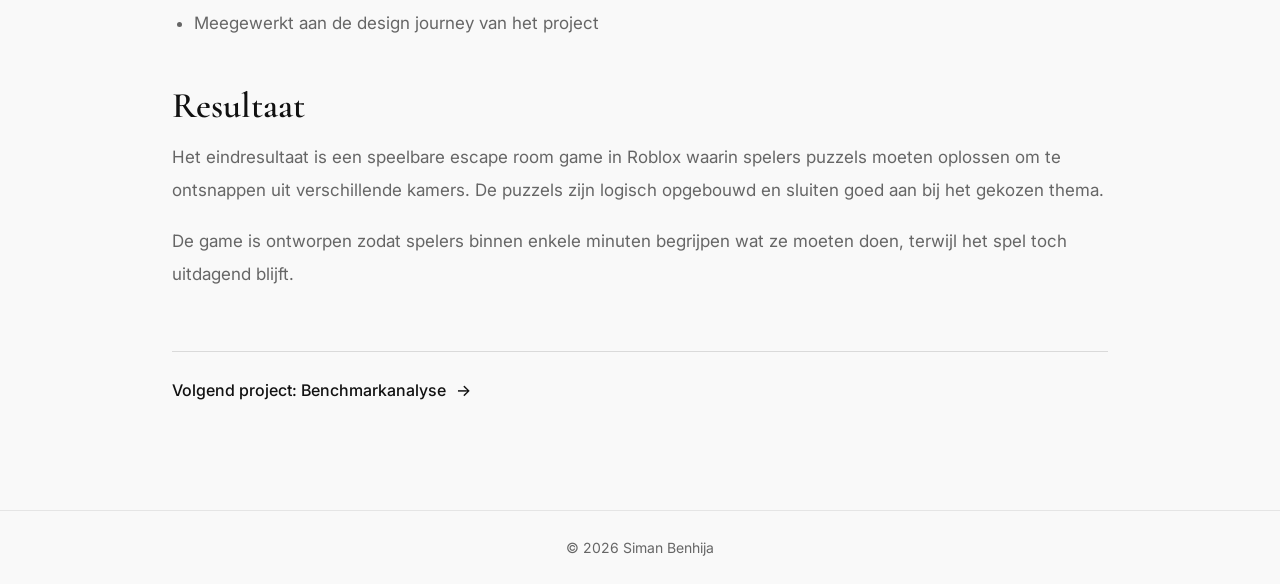
<file: escaperoom.html>
<!DOCTYPE html>
<html lang="nl">
<head>
    <meta charset="UTF-8">
    <meta name="viewport" content="width=device-width, initial-scale=1.0">
    <title>Escape Room | Siman Benhija</title>

    <link href="https://fonts.googleapis.com/css2?family=Cormorant+Garamond:wght@400;500;600;700&family=Inter:wght@300;400;500;600&display=swap" rel="stylesheet">
    <link rel="stylesheet" href="style.css">
</head>
<body>

    <header class="site-header">
        <div class="nav-container">
            <a href="index.html" class="logo">SB</a>

            <nav class="topnav">
                <a href="index.html">Home</a>
                <a class="active" href="projecten.html">Projecten</a>
                <a href="overmij.html">Over mij</a>
                <a href="contact.html">Contact</a>
            </nav>
        </div>
    </header>

    <main class="project-detail">
        <img src="images/escaperoom.png.png" alt="Escape Room project" class="project-banner">

        <div class="project-labels">
            <span class="project-label">Game Design</span>
            <span class="project-label">Design Thinking</span>
            <span class="project-label">Roblox</span>
        </div>

        <h1>Escape Room</h1>

        <h2>Over dit project</h2>
        <p>
            Voor dit project heb ik samen met mijn team een interactieve escape room game ontwikkeld in Roblox.
            Het doel van het project was om een korte maar uitdagende game te ontwerpen die binnen 3 tot 5 minuten
            speelbaar is voor studiekiezers en eerstejaars studenten.
        </p>
        <p>
            Tijdens dit project hebben we gewerkt volgens de Design Thinking-methode. We hebben eerst onderzoek gedaan
            naar de doelgroep en daarna stap voor stap het spelconcept ontwikkeld, getest en verbeterd.
        </p>

        <h2>Het probleem</h2>
        <p>
            Veel games zijn complex of vereisen veel uitleg voordat spelers kunnen beginnen. Voor dit project was de
            uitdaging om een escape room te ontwerpen die intuïtief en snel te begrijpen is, zodat spelers direct
            kunnen beginnen met spelen.
        </p>
        <p>
            Het spel moest daarnaast uitdagend genoeg zijn om spelers te laten nadenken, maar ook toegankelijk blijven
            voor nieuwe spelers.
        </p>

        <h2>Mijn rol</h2>
        <p>Binnen het project heb ik verschillende taken uitgevoerd:</p>
        <ul>
            <li>Persona’s opgesteld voor de doelgroep</li>
            <li>Enquêtevragen ontwikkeld voor gebruikersonderzoek</li>
            <li>Puzzels bedacht voor de escape room</li>
            <li>Kamers en omgevingen gebouwd in Roblox</li>
            <li>Meegewerkt aan de design journey van het project</li>
        </ul>

        <h2>Resultaat</h2>
        <p>
            Het eindresultaat is een speelbare escape room game in Roblox waarin spelers puzzels moeten oplossen om
            te ontsnappen uit verschillende kamers. De puzzels zijn logisch opgebouwd en sluiten goed aan bij het gekozen thema.
        </p>
        <p>
            De game is ontworpen zodat spelers binnen enkele minuten begrijpen wat ze moeten doen, terwijl het spel
            toch uitdagend blijft.
        </p>

        <div class="next-project">
            <a href="benchmark.html" class="text-link">
                Volgend project: Benchmarkanalyse <span>→</span>
            </a>
        </div>
    </main>

    <footer class="footer">
        © 2026 Siman Benhija
    </footer>

</body>
</html>
</file>
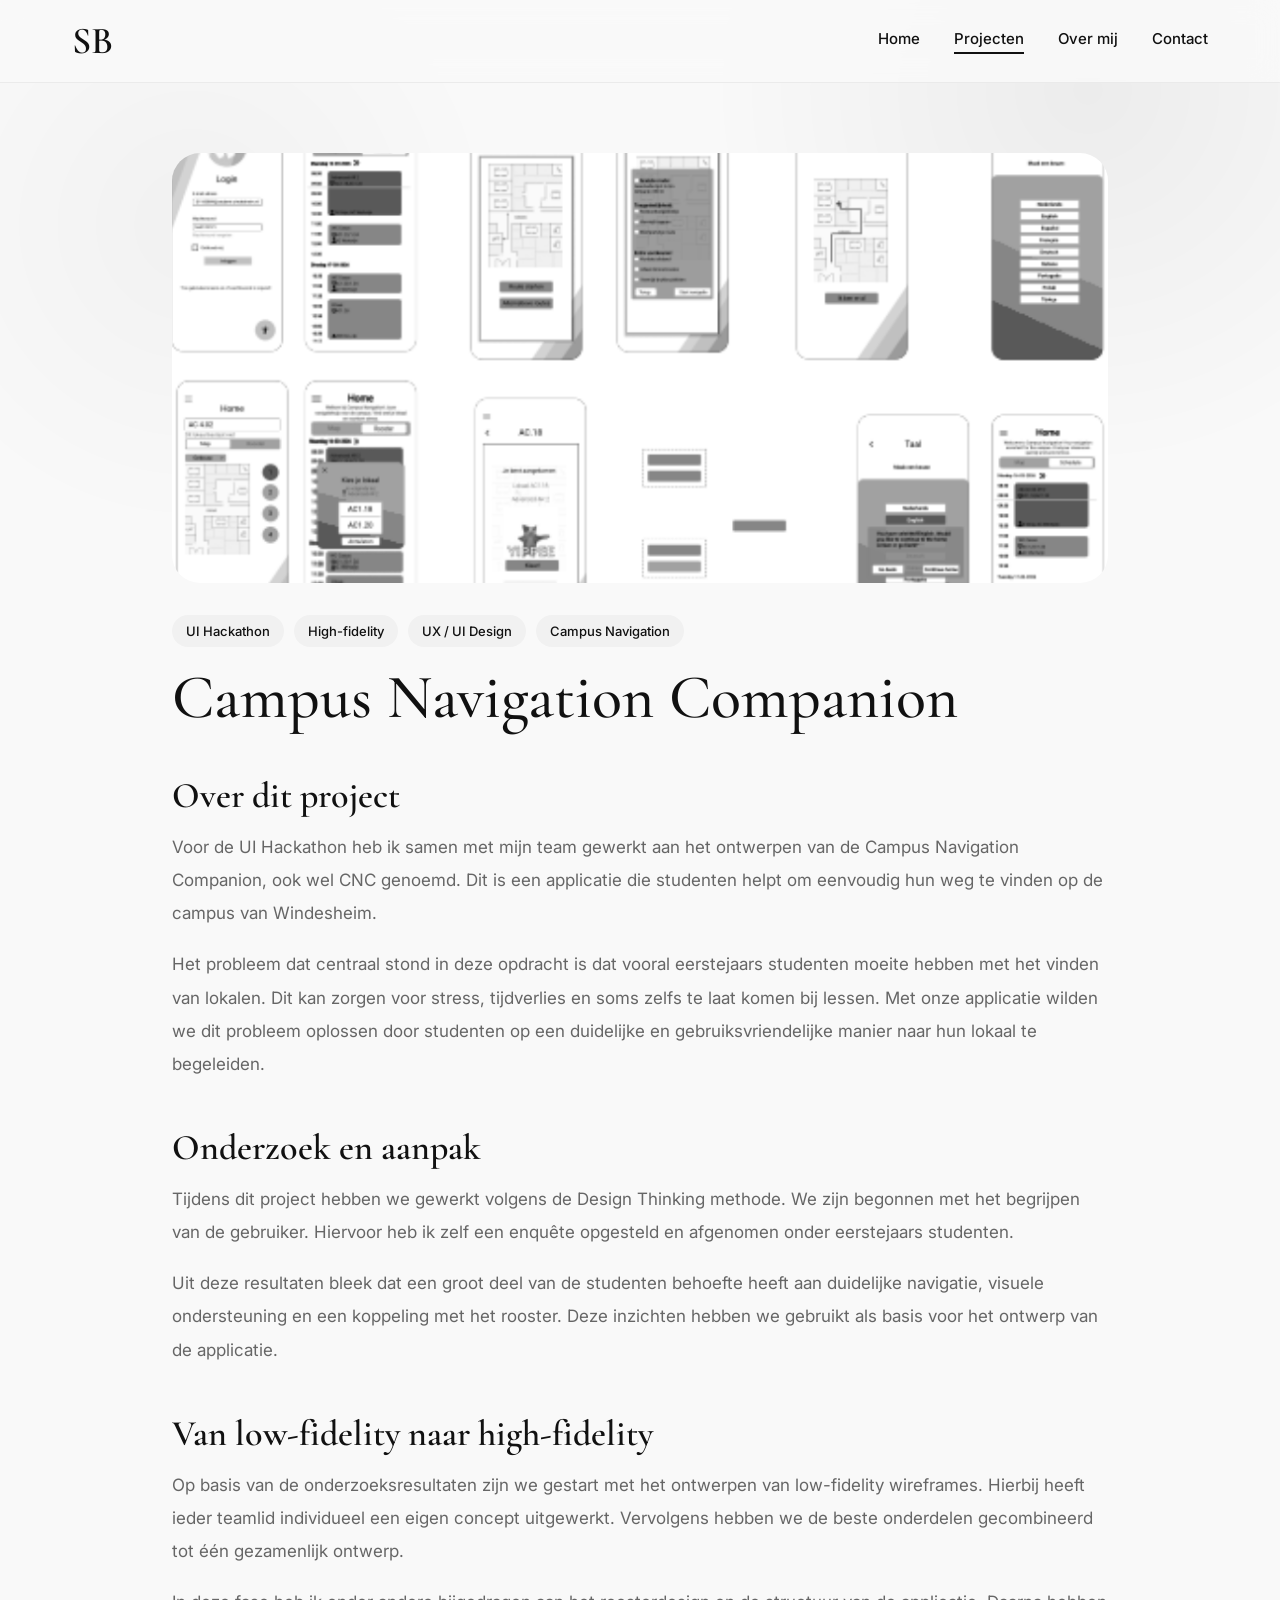
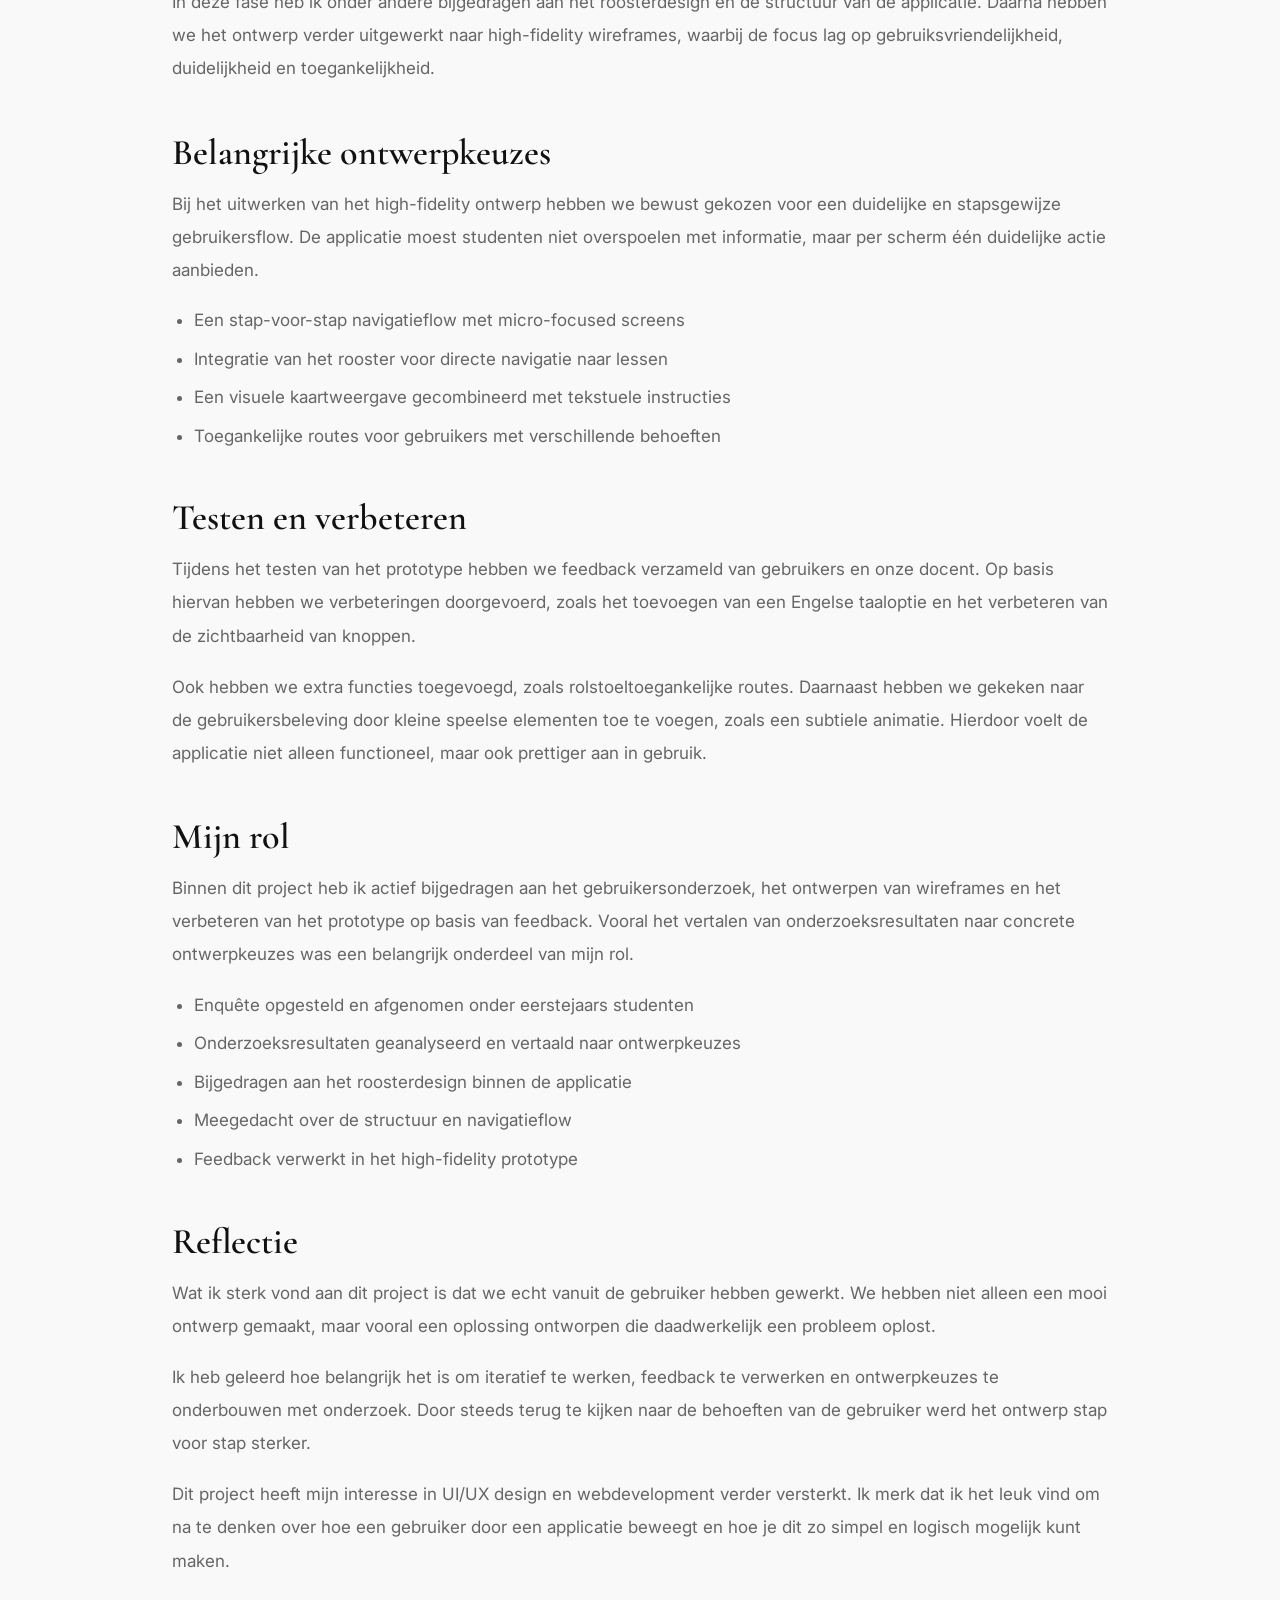
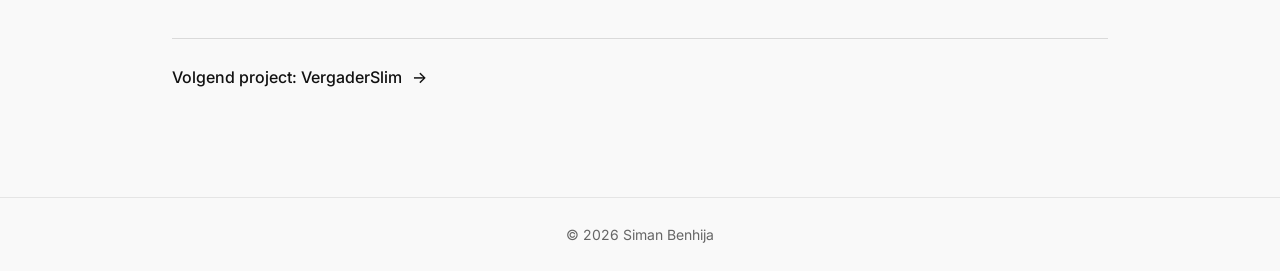
<file: highfidelity.html>
<!DOCTYPE html>
<html lang="nl">
<head>
    <meta charset="UTF-8">
    <meta name="viewport" content="width=device-width, initial-scale=1.0">
    <title>High-fidelity wireframes | Siman Benhija</title>

    <link href="https://fonts.googleapis.com/css2?family=Cormorant+Garamond:wght@400;500;600;700&family=Inter:wght@300;400;500;600&display=swap" rel="stylesheet">
    <link rel="stylesheet" href="style.css">
</head>
<body>

    <header class="site-header">
        <div class="nav-container">
            <a href="index.html" class="logo">SB</a>

            <nav class="topnav">
                <a href="index.html">Home</a>
                <a class="active" href="projecten.html">Projecten</a>
                <a href="overmij.html">Over mij</a>
                <a href="contact.html">Contact</a>
            </nav>
        </div>
    </header>

    <main class="project-detail">

        <img src="images/highfidelity.png.png" alt="High-fidelity wireframes Campus Navigation Companion" class="project-banner">

       <div class="project-labels">
    <span class="project-label">UI Hackathon</span>
    <span class="project-label">High-fidelity</span>
    <span class="project-label">UX / UI Design</span>
    <span class="project-label">Campus Navigation</span>
</div>

        <h1>Campus Navigation Companion</h1>

        <h2>Over dit project</h2>
        <p>
            Voor de UI Hackathon heb ik samen met mijn team gewerkt aan het ontwerpen van de Campus Navigation Companion, ook wel CNC genoemd. Dit is een applicatie die studenten helpt om eenvoudig hun weg te vinden op de campus van Windesheim.
        </p>

        <p>
            Het probleem dat centraal stond in deze opdracht is dat vooral eerstejaars studenten moeite hebben met het vinden van lokalen. Dit kan zorgen voor stress, tijdverlies en soms zelfs te laat komen bij lessen. Met onze applicatie wilden we dit probleem oplossen door studenten op een duidelijke en gebruiksvriendelijke manier naar hun lokaal te begeleiden.
        </p>

        <h2>Onderzoek en aanpak</h2>
        <p>
            Tijdens dit project hebben we gewerkt volgens de Design Thinking methode. We zijn begonnen met het begrijpen van de gebruiker. Hiervoor heb ik zelf een enquête opgesteld en afgenomen onder eerstejaars studenten.
        </p>

        <p>
            Uit deze resultaten bleek dat een groot deel van de studenten behoefte heeft aan duidelijke navigatie, visuele ondersteuning en een koppeling met het rooster. Deze inzichten hebben we gebruikt als basis voor het ontwerp van de applicatie.
        </p>

        <h2>Van low-fidelity naar high-fidelity</h2>
        <p>
            Op basis van de onderzoeksresultaten zijn we gestart met het ontwerpen van low-fidelity wireframes. Hierbij heeft ieder teamlid individueel een eigen concept uitgewerkt. Vervolgens hebben we de beste onderdelen gecombineerd tot één gezamenlijk ontwerp.
        </p>

        <p>
            In deze fase heb ik onder andere bijgedragen aan het roosterdesign en de structuur van de applicatie. Daarna hebben we het ontwerp verder uitgewerkt naar high-fidelity wireframes, waarbij de focus lag op gebruiksvriendelijkheid, duidelijkheid en toegankelijkheid.
        </p>

        <h2>Belangrijke ontwerpkeuzes</h2>
        <p>
            Bij het uitwerken van het high-fidelity ontwerp hebben we bewust gekozen voor een duidelijke en stapsgewijze gebruikersflow. De applicatie moest studenten niet overspoelen met informatie, maar per scherm één duidelijke actie aanbieden.
        </p>

        <ul>
            <li>Een stap-voor-stap navigatieflow met micro-focused screens</li>
            <li>Integratie van het rooster voor directe navigatie naar lessen</li>
            <li>Een visuele kaartweergave gecombineerd met tekstuele instructies</li>
            <li>Toegankelijke routes voor gebruikers met verschillende behoeften</li>
        </ul>

        <h2>Testen en verbeteren</h2>
        <p>
            Tijdens het testen van het prototype hebben we feedback verzameld van gebruikers en onze docent. Op basis hiervan hebben we verbeteringen doorgevoerd, zoals het toevoegen van een Engelse taaloptie en het verbeteren van de zichtbaarheid van knoppen.
        </p>

        <p>
            Ook hebben we extra functies toegevoegd, zoals rolstoeltoegankelijke routes. Daarnaast hebben we gekeken naar de gebruikersbeleving door kleine speelse elementen toe te voegen, zoals een subtiele animatie. Hierdoor voelt de applicatie niet alleen functioneel, maar ook prettiger aan in gebruik.
        </p>

        <h2>Mijn rol</h2>
        <p>
            Binnen dit project heb ik actief bijgedragen aan het gebruikersonderzoek, het ontwerpen van wireframes en het verbeteren van het prototype op basis van feedback. Vooral het vertalen van onderzoeksresultaten naar concrete ontwerpkeuzes was een belangrijk onderdeel van mijn rol.
        </p>

        <ul>
            <li>Enquête opgesteld en afgenomen onder eerstejaars studenten</li>
            <li>Onderzoeksresultaten geanalyseerd en vertaald naar ontwerpkeuzes</li>
            <li>Bijgedragen aan het roosterdesign binnen de applicatie</li>
            <li>Meegedacht over de structuur en navigatieflow</li>
            <li>Feedback verwerkt in het high-fidelity prototype</li>
        </ul>

        <h2>Reflectie</h2>
        <p>
            Wat ik sterk vond aan dit project is dat we echt vanuit de gebruiker hebben gewerkt. We hebben niet alleen een mooi ontwerp gemaakt, maar vooral een oplossing ontworpen die daadwerkelijk een probleem oplost.
        </p>

        <p>
            Ik heb geleerd hoe belangrijk het is om iteratief te werken, feedback te verwerken en ontwerpkeuzes te onderbouwen met onderzoek. Door steeds terug te kijken naar de behoeften van de gebruiker werd het ontwerp stap voor stap sterker.
        </p>

        <p>
            Dit project heeft mijn interesse in UI/UX design en webdevelopment verder versterkt. Ik merk dat ik het leuk vind om na te denken over hoe een gebruiker door een applicatie beweegt en hoe je dit zo simpel en logisch mogelijk kunt maken.
        </p>

        <div class="next-project">
            <a href="vergaderslim.html" class="text-link">
                Volgend project: VergaderSlim <span>→</span>
            </a>
        </div>

    </main>

    <footer class="footer">
        © 2026 Siman Benhija
    </footer>

</body>
</html>
</file>
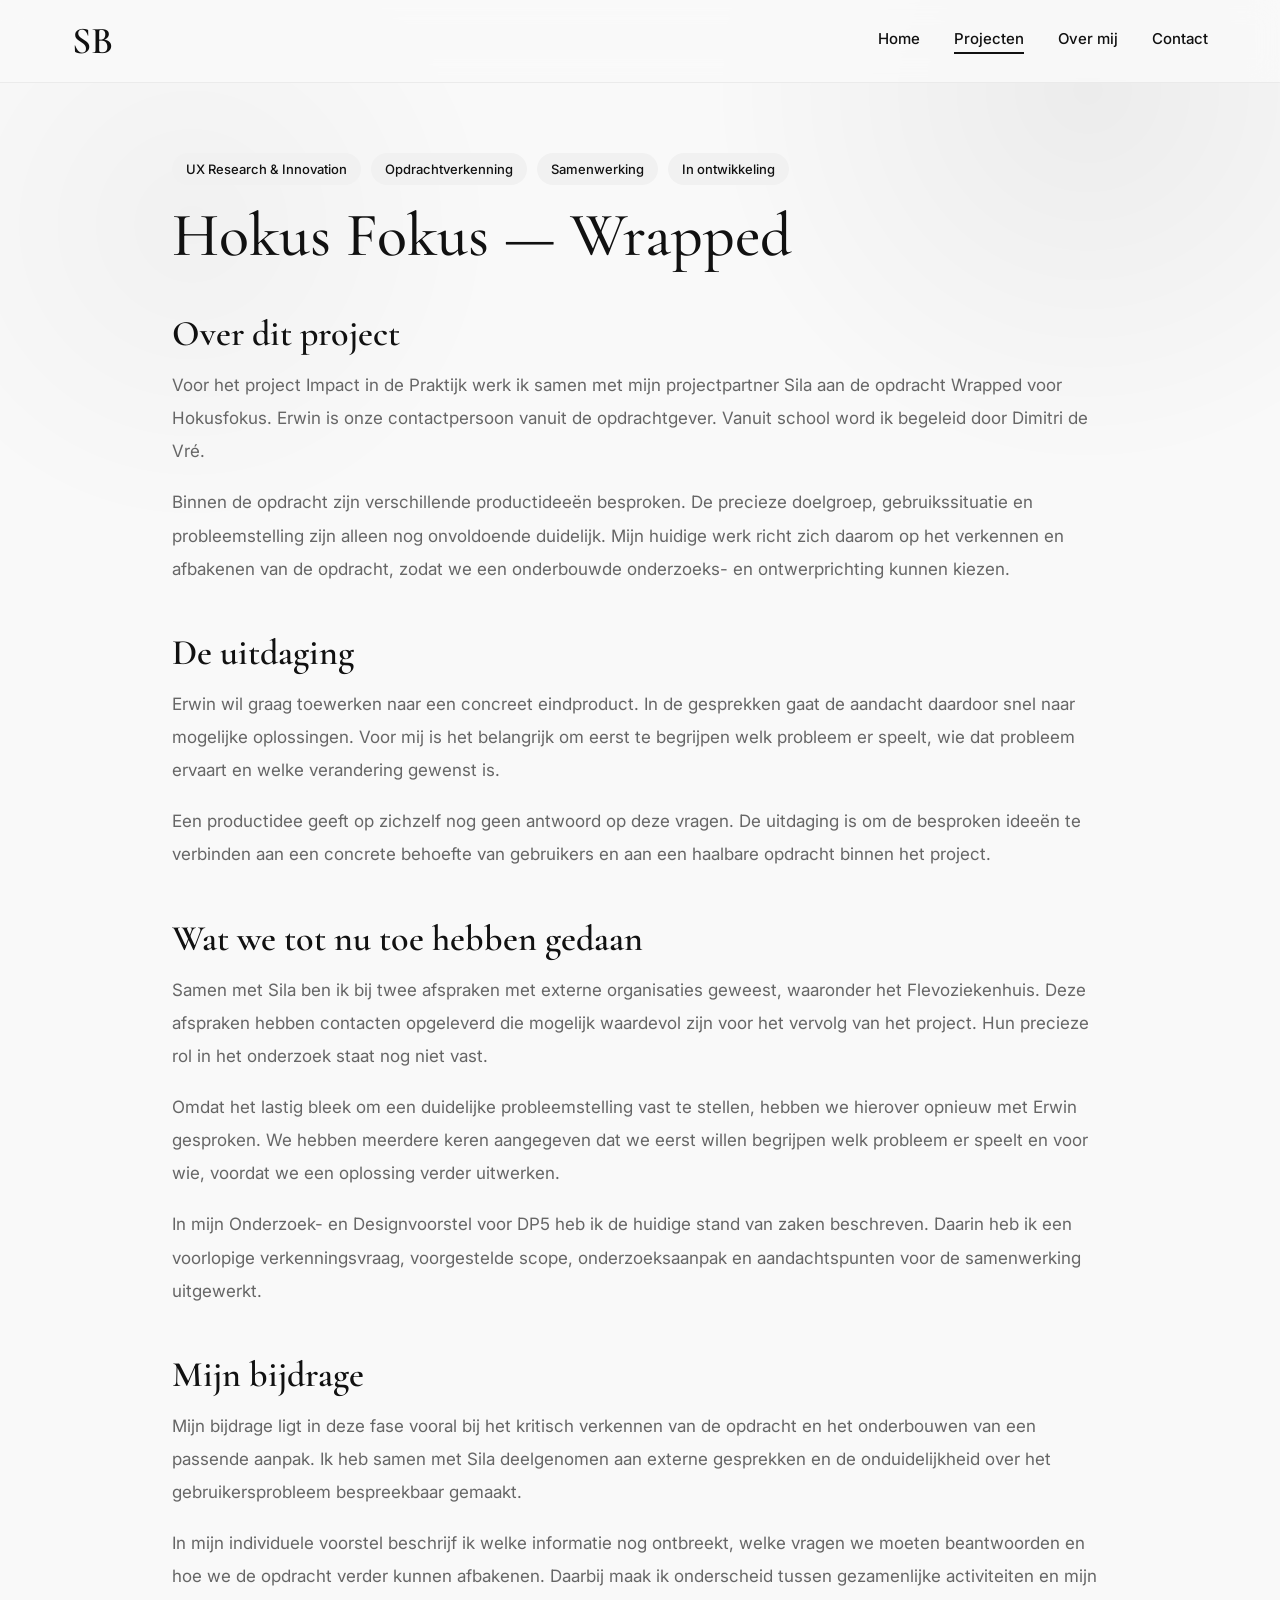
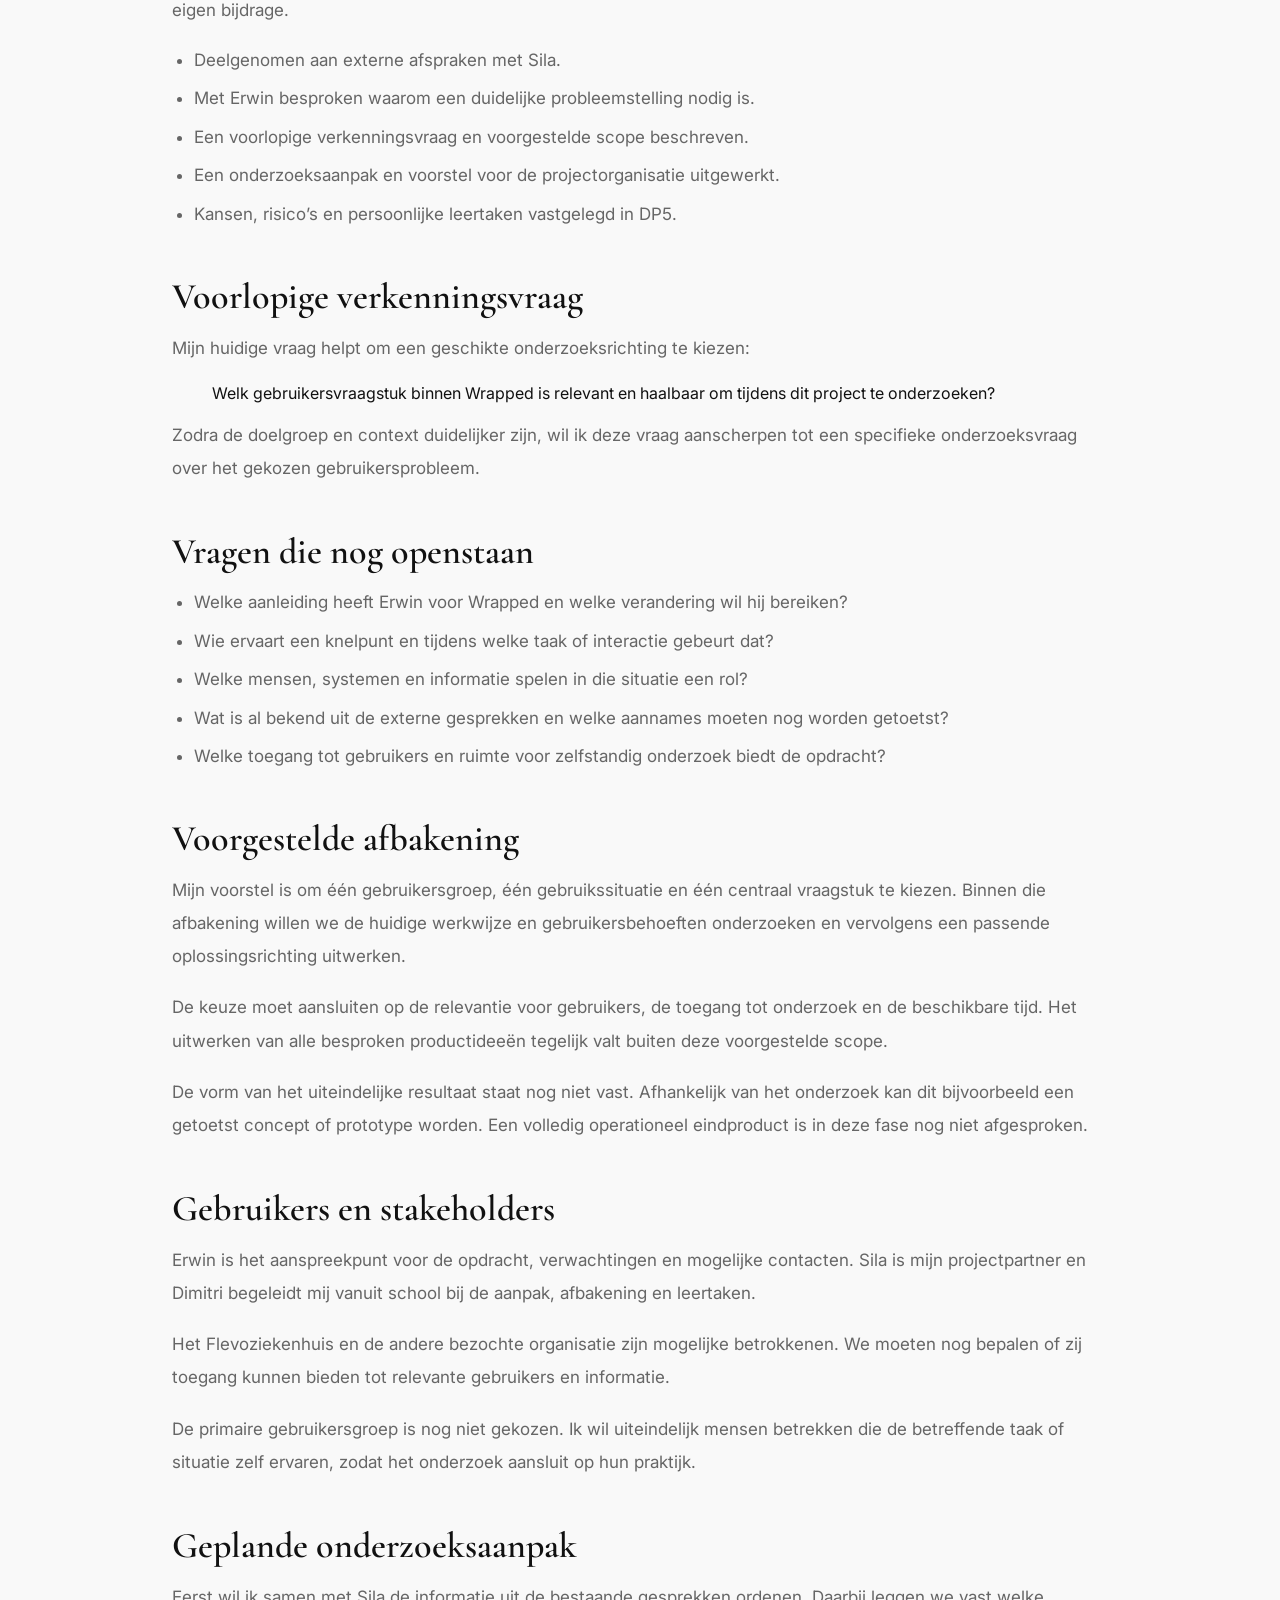
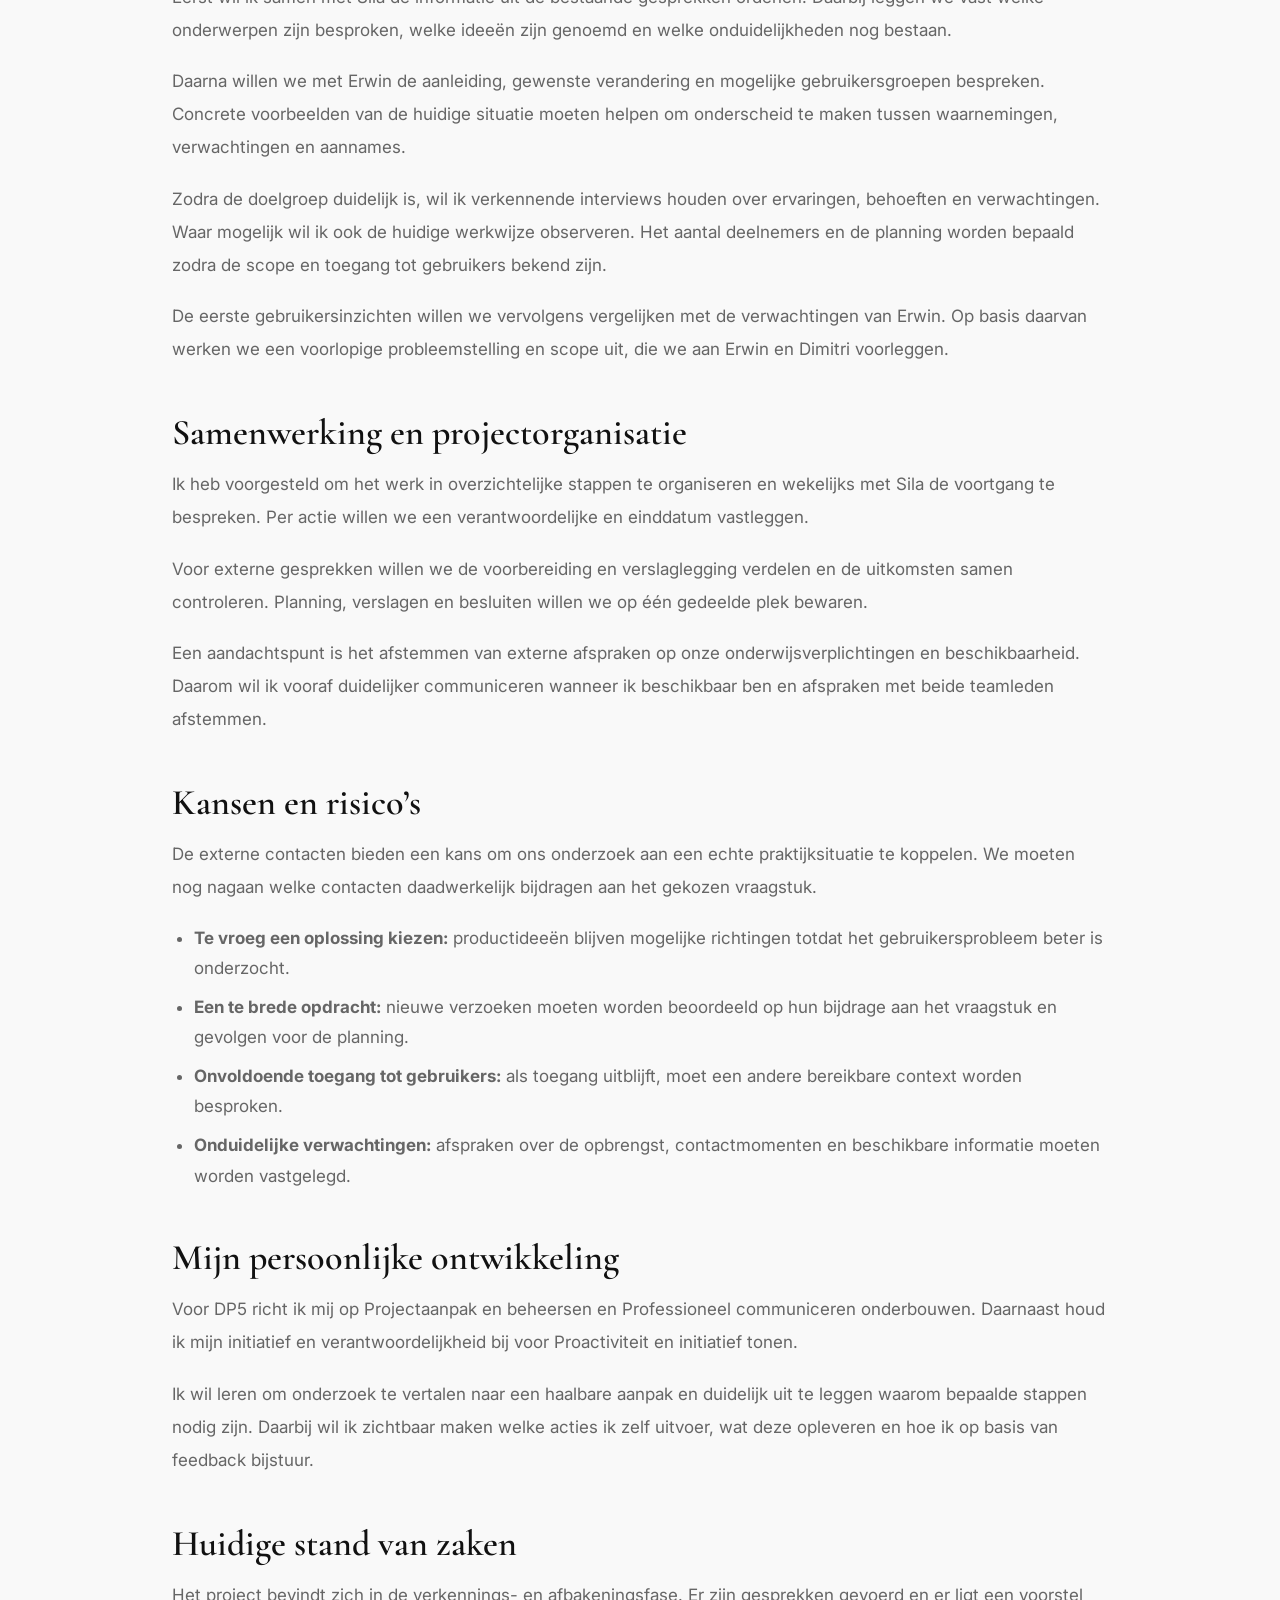
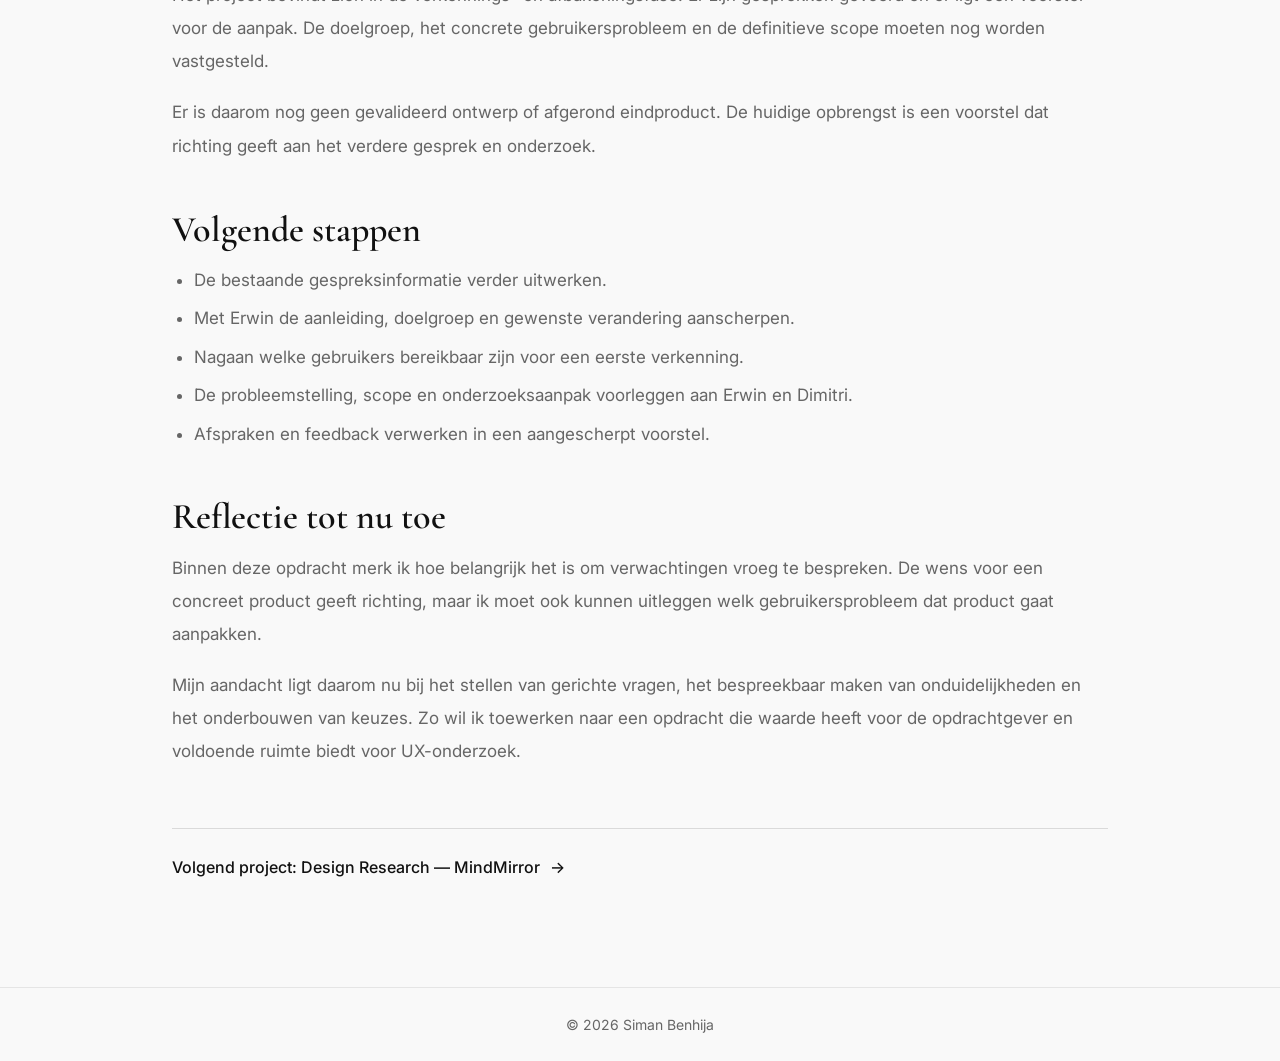
<file: hokusfokus.html>
<!DOCTYPE html>
<html lang="nl">
<head>
    <meta charset="UTF-8">
    <meta name="viewport" content="width=device-width, initial-scale=1.0">
    <title>Hokus Fokus — Wrapped | Siman Benhija</title>

    <link href="https://fonts.googleapis.com/css2?family=Cormorant+Garamond:wght@400;500;600;700&family=Inter:wght@300;400;500;600&display=swap" rel="stylesheet">
    <link rel="stylesheet" href="style.css">
</head>
<body>

    <header class="site-header">
        <div class="nav-container">
            <a href="index.html" class="logo">SB</a>

            <nav class="topnav" aria-label="Hoofdnavigatie">
                <a href="index.html">Home</a>
                <a class="active" href="projecten.html">Projecten</a>
                <a href="overmij.html">Over mij</a>
                <a href="contact.html">Contact</a>
            </nav>
        </div>
    </header>

    <main class="project-detail">

        <div class="project-labels">
            <span class="project-label">UX Research &amp; Innovation</span>
            <span class="project-label">Opdrachtverkenning</span>
            <span class="project-label">Samenwerking</span>
            <span class="project-label">In ontwikkeling</span>
        </div>

        <h1>Hokus Fokus — Wrapped</h1>

        <h2>Over dit project</h2>
        <p>
            Voor het project Impact in de Praktijk werk ik samen met
            mijn projectpartner Sila aan de opdracht Wrapped voor
            Hokusfokus. Erwin is onze contactpersoon vanuit de
            opdrachtgever. Vanuit school word ik begeleid door
            Dimitri de Vré.
        </p>
        <p>
            Binnen de opdracht zijn verschillende productideeën besproken.
            De precieze doelgroep, gebruikssituatie en probleemstelling
            zijn alleen nog onvoldoende duidelijk. Mijn huidige werk
            richt zich daarom op het verkennen en afbakenen van de
            opdracht, zodat we een onderbouwde onderzoeks- en
            ontwerprichting kunnen kiezen.
        </p>

        <h2>De uitdaging</h2>
        <p>
            Erwin wil graag toewerken naar een concreet eindproduct.
            In de gesprekken gaat de aandacht daardoor snel naar
            mogelijke oplossingen. Voor mij is het belangrijk om
            eerst te begrijpen welk probleem er speelt, wie dat
            probleem ervaart en welke verandering gewenst is.
        </p>
        <p>
            Een productidee geeft op zichzelf nog geen antwoord op
            deze vragen. De uitdaging is om de besproken ideeën te
            verbinden aan een concrete behoefte van gebruikers en
            aan een haalbare opdracht binnen het project.
        </p>

        <h2>Wat we tot nu toe hebben gedaan</h2>
        <p>
            Samen met Sila ben ik bij twee afspraken met externe
            organisaties geweest, waaronder het Flevoziekenhuis.
            Deze afspraken hebben contacten opgeleverd die mogelijk
            waardevol zijn voor het vervolg van het project.
            Hun precieze rol in het onderzoek staat nog niet vast.
        </p>
        <p>
            Omdat het lastig bleek om een duidelijke probleemstelling
            vast te stellen, hebben we hierover opnieuw met Erwin
            gesproken. We hebben meerdere keren aangegeven dat we
            eerst willen begrijpen welk probleem er speelt en voor wie,
            voordat we een oplossing verder uitwerken.
        </p>
        <p>
            In mijn Onderzoek- en Designvoorstel voor DP5 heb ik de
            huidige stand van zaken beschreven. Daarin heb ik een
            voorlopige verkenningsvraag, voorgestelde scope,
            onderzoeksaanpak en aandachtspunten voor de samenwerking
            uitgewerkt.
        </p>

        <h2>Mijn bijdrage</h2>
        <p>
            Mijn bijdrage ligt in deze fase vooral bij het kritisch
            verkennen van de opdracht en het onderbouwen van een
            passende aanpak. Ik heb samen met Sila deelgenomen aan
            externe gesprekken en de onduidelijkheid over het
            gebruikersprobleem bespreekbaar gemaakt.
        </p>
        <p>
            In mijn individuele voorstel beschrijf ik welke informatie
            nog ontbreekt, welke vragen we moeten beantwoorden en
            hoe we de opdracht verder kunnen afbakenen. Daarbij maak
            ik onderscheid tussen gezamenlijke activiteiten en mijn
            eigen bijdrage.
        </p>
        <ul>
            <li>Deelgenomen aan externe afspraken met Sila.</li>
            <li>
                Met Erwin besproken waarom een duidelijke
                probleemstelling nodig is.
            </li>
            <li>
                Een voorlopige verkenningsvraag en voorgestelde
                scope beschreven.
            </li>
            <li>
                Een onderzoeksaanpak en voorstel voor de
                projectorganisatie uitgewerkt.
            </li>
            <li>
                Kansen, risico’s en persoonlijke leertaken
                vastgelegd in DP5.
            </li>
        </ul>

        <h2>Voorlopige verkenningsvraag</h2>
        <p>
            Mijn huidige vraag helpt om een geschikte onderzoeksrichting
            te kiezen:
        </p>
        <blockquote>
            Welk gebruikersvraagstuk binnen Wrapped is relevant en
            haalbaar om tijdens dit project te onderzoeken?
        </blockquote>
        <p>
            Zodra de doelgroep en context duidelijker zijn, wil ik
            deze vraag aanscherpen tot een specifieke onderzoeksvraag
            over het gekozen gebruikersprobleem.
        </p>

        <h2>Vragen die nog openstaan</h2>
        <ul>
            <li>
                Welke aanleiding heeft Erwin voor Wrapped en welke
                verandering wil hij bereiken?
            </li>
            <li>
                Wie ervaart een knelpunt en tijdens welke taak
                of interactie gebeurt dat?
            </li>
            <li>
                Welke mensen, systemen en informatie spelen
                in die situatie een rol?
            </li>
            <li>
                Wat is al bekend uit de externe gesprekken en
                welke aannames moeten nog worden getoetst?
            </li>
            <li>
                Welke toegang tot gebruikers en ruimte voor
                zelfstandig onderzoek biedt de opdracht?
            </li>
        </ul>

        <h2>Voorgestelde afbakening</h2>
        <p>
            Mijn voorstel is om één gebruikersgroep, één
            gebruikssituatie en één centraal vraagstuk te kiezen.
            Binnen die afbakening willen we de huidige werkwijze
            en gebruikersbehoeften onderzoeken en vervolgens een
            passende oplossingsrichting uitwerken.
        </p>
        <p>
            De keuze moet aansluiten op de relevantie voor gebruikers,
            de toegang tot onderzoek en de beschikbare tijd.
            Het uitwerken van alle besproken productideeën tegelijk
            valt buiten deze voorgestelde scope.
        </p>
        <p>
            De vorm van het uiteindelijke resultaat staat nog niet vast.
            Afhankelijk van het onderzoek kan dit bijvoorbeeld een
            getoetst concept of prototype worden. Een volledig
            operationeel eindproduct is in deze fase nog niet afgesproken.
        </p>

        <h2>Gebruikers en stakeholders</h2>
        <p>
            Erwin is het aanspreekpunt voor de opdracht, verwachtingen
            en mogelijke contacten. Sila is mijn projectpartner en
            Dimitri begeleidt mij vanuit school bij de aanpak,
            afbakening en leertaken.
        </p>
        <p>
            Het Flevoziekenhuis en de andere bezochte organisatie
            zijn mogelijke betrokkenen. We moeten nog bepalen of
            zij toegang kunnen bieden tot relevante gebruikers
            en informatie.
        </p>
        <p>
            De primaire gebruikersgroep is nog niet gekozen.
            Ik wil uiteindelijk mensen betrekken die de betreffende
            taak of situatie zelf ervaren, zodat het onderzoek
            aansluit op hun praktijk.
        </p>

        <h2>Geplande onderzoeksaanpak</h2>
        <p>
            Eerst wil ik samen met Sila de informatie uit de bestaande
            gesprekken ordenen. Daarbij leggen we vast welke onderwerpen
            zijn besproken, welke ideeën zijn genoemd en welke
            onduidelijkheden nog bestaan.
        </p>
        <p>
            Daarna willen we met Erwin de aanleiding, gewenste
            verandering en mogelijke gebruikersgroepen bespreken.
            Concrete voorbeelden van de huidige situatie moeten
            helpen om onderscheid te maken tussen waarnemingen,
            verwachtingen en aannames.
        </p>
        <p>
            Zodra de doelgroep duidelijk is, wil ik verkennende
            interviews houden over ervaringen, behoeften en
            verwachtingen. Waar mogelijk wil ik ook de huidige
            werkwijze observeren. Het aantal deelnemers en de planning
            worden bepaald zodra de scope en toegang tot gebruikers
            bekend zijn.
        </p>
        <p>
            De eerste gebruikersinzichten willen we vervolgens
            vergelijken met de verwachtingen van Erwin. Op basis
            daarvan werken we een voorlopige probleemstelling en
            scope uit, die we aan Erwin en Dimitri voorleggen.
        </p>

        <h2>Samenwerking en projectorganisatie</h2>
        <p>
            Ik heb voorgesteld om het werk in overzichtelijke stappen
            te organiseren en wekelijks met Sila de voortgang te
            bespreken. Per actie willen we een verantwoordelijke
            en einddatum vastleggen.
        </p>
        <p>
            Voor externe gesprekken willen we de voorbereiding en
            verslaglegging verdelen en de uitkomsten samen controleren.
            Planning, verslagen en besluiten willen we op één gedeelde
            plek bewaren.
        </p>
        <p>
            Een aandachtspunt is het afstemmen van externe afspraken
            op onze onderwijsverplichtingen en beschikbaarheid.
            Daarom wil ik vooraf duidelijker communiceren wanneer
            ik beschikbaar ben en afspraken met beide teamleden
            afstemmen.
        </p>

        <h2>Kansen en risico’s</h2>
        <p>
            De externe contacten bieden een kans om ons onderzoek
            aan een echte praktijksituatie te koppelen. We moeten
            nog nagaan welke contacten daadwerkelijk bijdragen
            aan het gekozen vraagstuk.
        </p>
        <ul>
            <li>
                <strong>Te vroeg een oplossing kiezen:</strong>
                productideeën blijven mogelijke richtingen totdat
                het gebruikersprobleem beter is onderzocht.
            </li>
            <li>
                <strong>Een te brede opdracht:</strong>
                nieuwe verzoeken moeten worden beoordeeld op hun
                bijdrage aan het vraagstuk en gevolgen voor de planning.
            </li>
            <li>
                <strong>Onvoldoende toegang tot gebruikers:</strong>
                als toegang uitblijft, moet een andere bereikbare
                context worden besproken.
            </li>
            <li>
                <strong>Onduidelijke verwachtingen:</strong>
                afspraken over de opbrengst, contactmomenten en
                beschikbare informatie moeten worden vastgelegd.
            </li>
        </ul>

        <h2>Mijn persoonlijke ontwikkeling</h2>
        <p>
            Voor DP5 richt ik mij op Projectaanpak en beheersen
            en Professioneel communiceren onderbouwen.
            Daarnaast houd ik mijn initiatief en verantwoordelijkheid
            bij voor Proactiviteit en initiatief tonen.
        </p>
        <p>
            Ik wil leren om onderzoek te vertalen naar een haalbare
            aanpak en duidelijk uit te leggen waarom bepaalde
            stappen nodig zijn. Daarbij wil ik zichtbaar maken
            welke acties ik zelf uitvoer, wat deze opleveren en
            hoe ik op basis van feedback bijstuur.
        </p>

        <h2>Huidige stand van zaken</h2>
        <p>
            Het project bevindt zich in de verkennings- en
            afbakeningsfase. Er zijn gesprekken gevoerd en er ligt
            een voorstel voor de aanpak. De doelgroep, het concrete
            gebruikersprobleem en de definitieve scope moeten
            nog worden vastgesteld.
        </p>
        <p>
            Er is daarom nog geen gevalideerd ontwerp of afgerond
            eindproduct. De huidige opbrengst is een voorstel dat
            richting geeft aan het verdere gesprek en onderzoek.
        </p>

        <h2>Volgende stappen</h2>
        <ul>
            <li>De bestaande gespreksinformatie verder uitwerken.</li>
            <li>
                Met Erwin de aanleiding, doelgroep en gewenste
                verandering aanscherpen.
            </li>
            <li>
                Nagaan welke gebruikers bereikbaar zijn
                voor een eerste verkenning.
            </li>
            <li>
                De probleemstelling, scope en onderzoeksaanpak
                voorleggen aan Erwin en Dimitri.
            </li>
            <li>
                Afspraken en feedback verwerken in een
                aangescherpt voorstel.
            </li>
        </ul>

        <h2>Reflectie tot nu toe</h2>
        <p>
            Binnen deze opdracht merk ik hoe belangrijk het is om
            verwachtingen vroeg te bespreken. De wens voor een
            concreet product geeft richting, maar ik moet ook kunnen
            uitleggen welk gebruikersprobleem dat product gaat
            aanpakken.
        </p>
        <p>
            Mijn aandacht ligt daarom nu bij het stellen van gerichte
            vragen, het bespreekbaar maken van onduidelijkheden
            en het onderbouwen van keuzes. Zo wil ik toewerken
            naar een opdracht die waarde heeft voor de opdrachtgever
            en voldoende ruimte biedt voor UX-onderzoek.
        </p>

        <div class="next-project">
            <a href="designresearch.html" class="text-link">
                Volgend project: Design Research — MindMirror
                <span>→</span>
            </a>
        </div>

    </main>

    <footer class="footer">
        © 2026 Siman Benhija
    </footer>

</body>
</html>
</file>
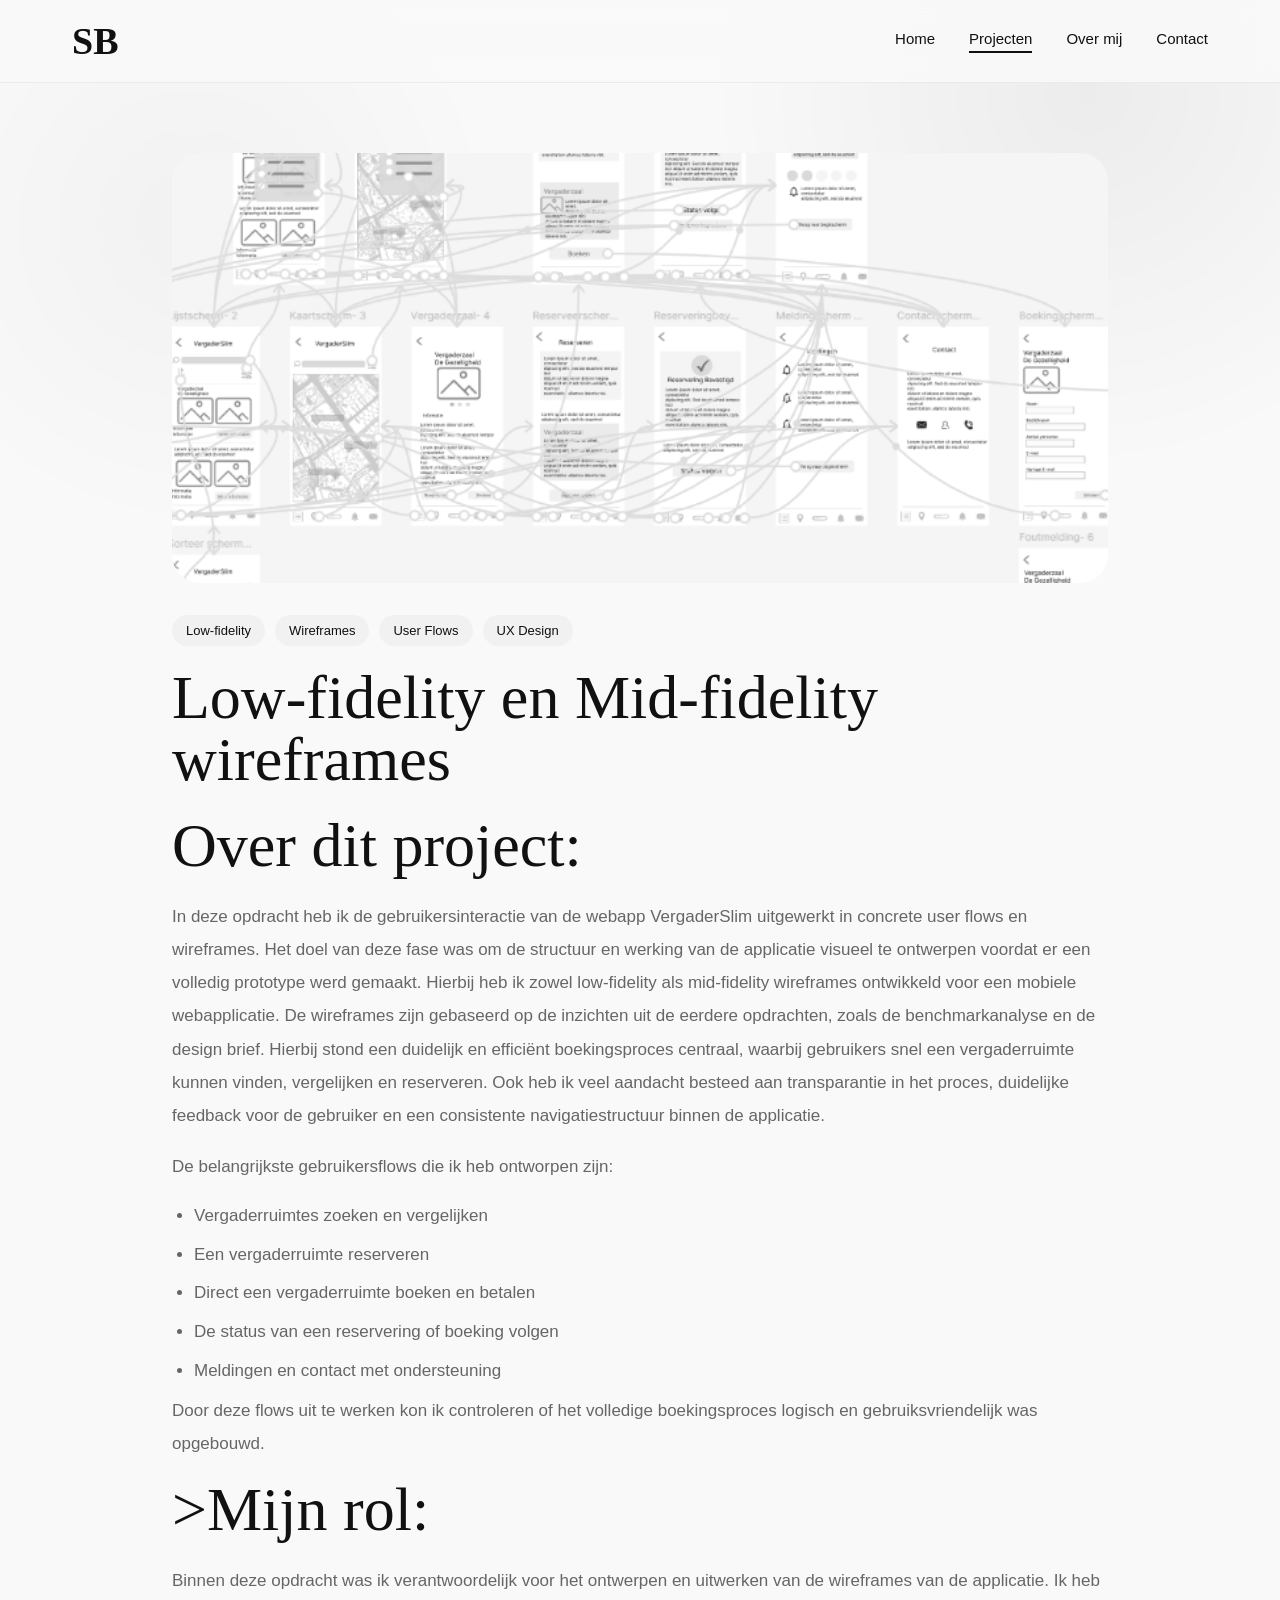
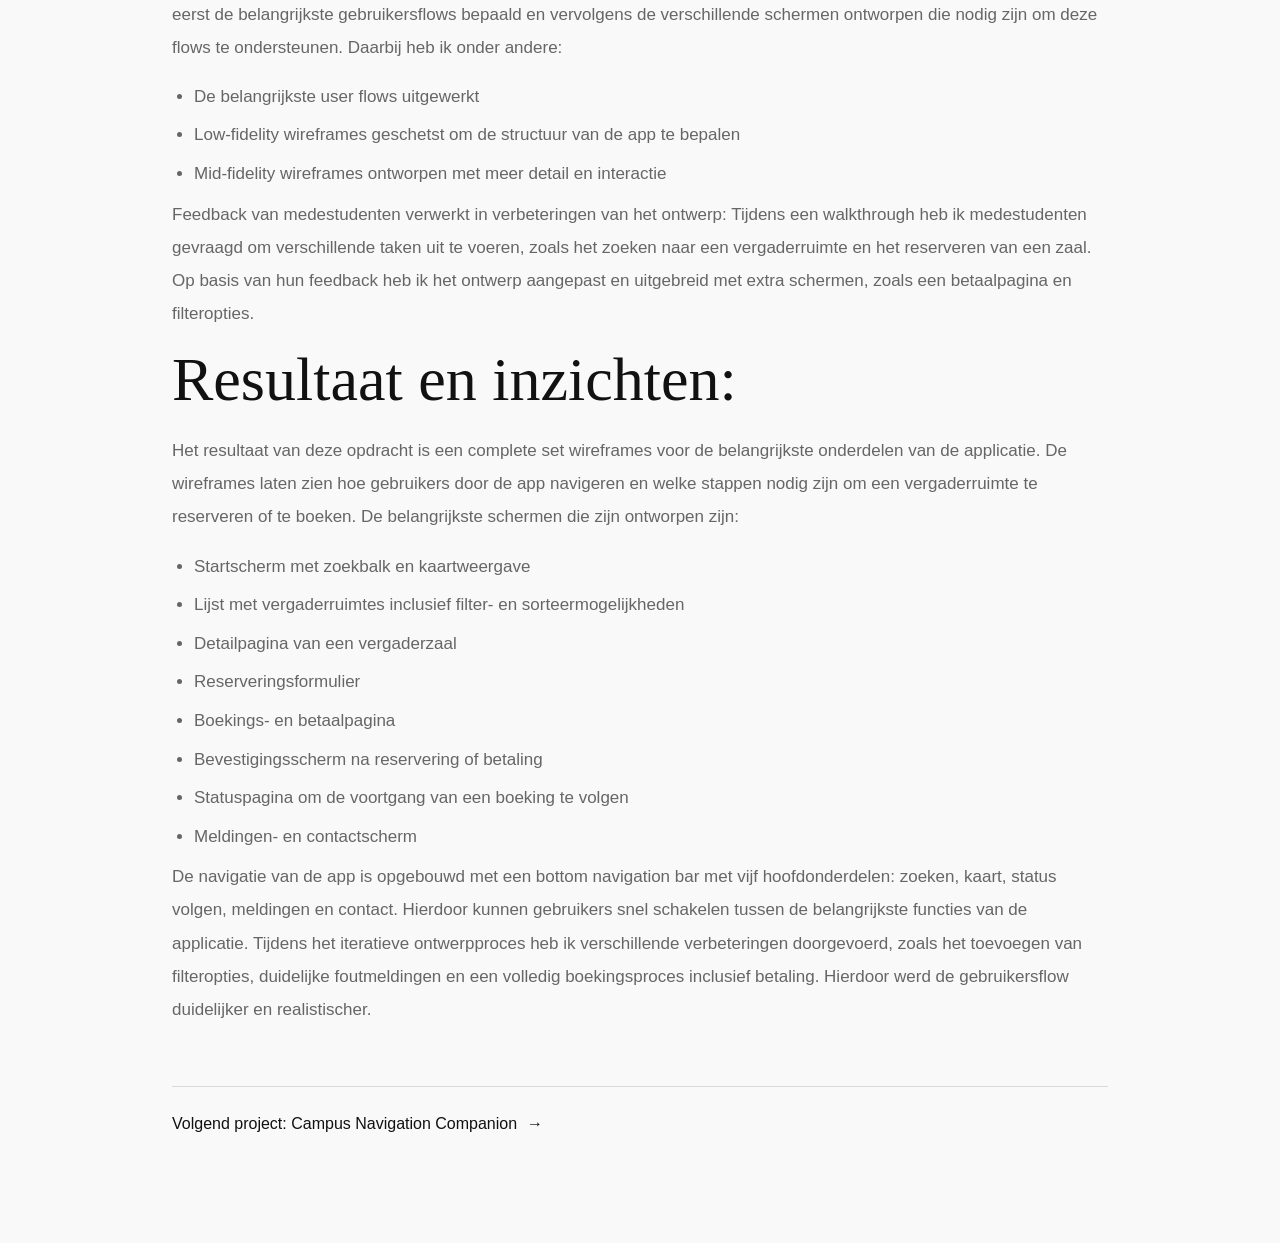
<file: lowfidelity.html>
<!DOCTYPE html>
<html lang="en">
<head>
    <meta charset="UTF-8">
    <meta name="viewport" content="width=device-width, initial-scale=1.0">
       <title>Lowfidelity</title> <link href="https://fonts.googleapis.com/css2?family=Montserrat:wght@300;400;500;600&display=swap" rel="stylesheet">
<link rel="stylesheet" href="style.css">

</head>
<body>
   <header class="site-header">
        <div class="nav-container">
            <a href="index.html" class="logo">SB</a>

            <nav class="topnav">
                <a href="index.html">Home</a>
                <a class="active" href="projecten.html">Projecten</a>
                <a href="overmij.html">Over mij</a>
                <a href="contact.html">Contact</a>
            </nav>
        </div>
    </header>
    <main class="project-detail">
<img src="images/lowfidelity.png.png" alt="Low-fidelity Project" class="project-banner">
<div class="project-labels">
    <span class="project-label">Low-fidelity</span>
    <span class="project-label">Wireframes</span>
    <span class="project-label">User Flows</span>
    <span class="project-label">UX Design</span>
</div>
    <h1>Low-fidelity en Mid-fidelity wireframes</h1>
<h1>Over dit project:</h1>
<p>In deze opdracht heb ik de gebruikersinteractie van de webapp VergaderSlim uitgewerkt in concrete user flows en wireframes. Het doel van deze fase was om de structuur en werking van de applicatie visueel te ontwerpen voordat er een volledig prototype werd gemaakt. Hierbij heb ik zowel low-fidelity als mid-fidelity wireframes ontwikkeld voor een mobiele webapplicatie.
De wireframes zijn gebaseerd op de inzichten uit de eerdere opdrachten, zoals de benchmarkanalyse en de design brief. Hierbij stond een duidelijk en efficiënt boekingsproces centraal, waarbij gebruikers snel een vergaderruimte kunnen vinden, vergelijken en reserveren. Ook heb ik veel aandacht besteed aan transparantie in het proces, duidelijke feedback voor de gebruiker en een consistente navigatiestructuur binnen de applicatie.</p>
<p>
De belangrijkste gebruikersflows die ik heb ontworpen zijn:</p>
<ul>
<li>Vergaderruimtes zoeken en vergelijken</li>
<li>Een vergaderruimte reserveren</li>
<li>Direct een vergaderruimte boeken en betalen</li>
<li>De status van een reservering of boeking volgen</li>
<li>Meldingen en contact met ondersteuning</li></ul>
<p>Door deze flows uit te werken kon ik controleren of het volledige boekingsproces logisch en gebruiksvriendelijk was opgebouwd.
</p>

<h1>>Mijn rol:</h1>
<P>Binnen deze opdracht was ik verantwoordelijk voor het ontwerpen en uitwerken van de wireframes van de applicatie. Ik heb eerst de belangrijkste gebruikersflows bepaald en vervolgens de verschillende schermen ontworpen die nodig zijn om deze flows te ondersteunen.
Daarbij heb ik onder andere:</P>
<ul>
<li>De belangrijkste user flows uitgewerkt</li>
<li>Low-fidelity wireframes geschetst om de structuur van de app te bepalen</li>
<li>Mid-fidelity wireframes ontworpen met meer detail en interactie</li>
</ul>
<p>Feedback van medestudenten verwerkt in verbeteringen van het ontwerp:
Tijdens een walkthrough heb ik medestudenten gevraagd om verschillende taken uit te voeren, zoals het zoeken naar een vergaderruimte en het reserveren van een zaal. Op basis van hun feedback heb ik het ontwerp aangepast en uitgebreid met extra schermen, zoals een betaalpagina en filteropties.
</p>

<h1>Resultaat en inzichten:</h1>
<p>Het resultaat van deze opdracht is een complete set wireframes voor de belangrijkste onderdelen van de applicatie. De wireframes laten zien hoe gebruikers door de app navigeren en welke stappen nodig zijn om een vergaderruimte te reserveren of te boeken.
De belangrijkste schermen die zijn ontworpen zijn:</p>
<ul>
<li>Startscherm met zoekbalk en kaartweergave</li>
<li>Lijst met vergaderruimtes inclusief filter- en sorteermogelijkheden</li>
<li>Detailpagina van een vergaderzaal</li>
<li>Reserveringsformulier</li>
<li>Boekings- en betaalpagina</li>
<li>Bevestigingsscherm na reservering of betaling</li>
<li>Statuspagina om de voortgang van een boeking te volgen</li>
<li>Meldingen- en contactscherm</li>
</ul>
<p>De navigatie van de app is opgebouwd met een bottom navigation bar met vijf hoofdonderdelen: zoeken, kaart, status volgen, meldingen en contact. Hierdoor kunnen gebruikers snel schakelen tussen de belangrijkste functies van de applicatie.
Tijdens het iteratieve ontwerpproces heb ik verschillende verbeteringen doorgevoerd, zoals het toevoegen van filteropties, duidelijke foutmeldingen en een volledig boekingsproces inclusief betaling. Hierdoor werd de gebruikersflow duidelijker en realistischer.
</p>
<div class="next-project">
            <a href="highfidelity.html" class="text-link">
                Volgend project: Campus Navigation Companion <span>→</span>
            </a>
        </div>
    </main>
</section>
</body>
</html>
</file>
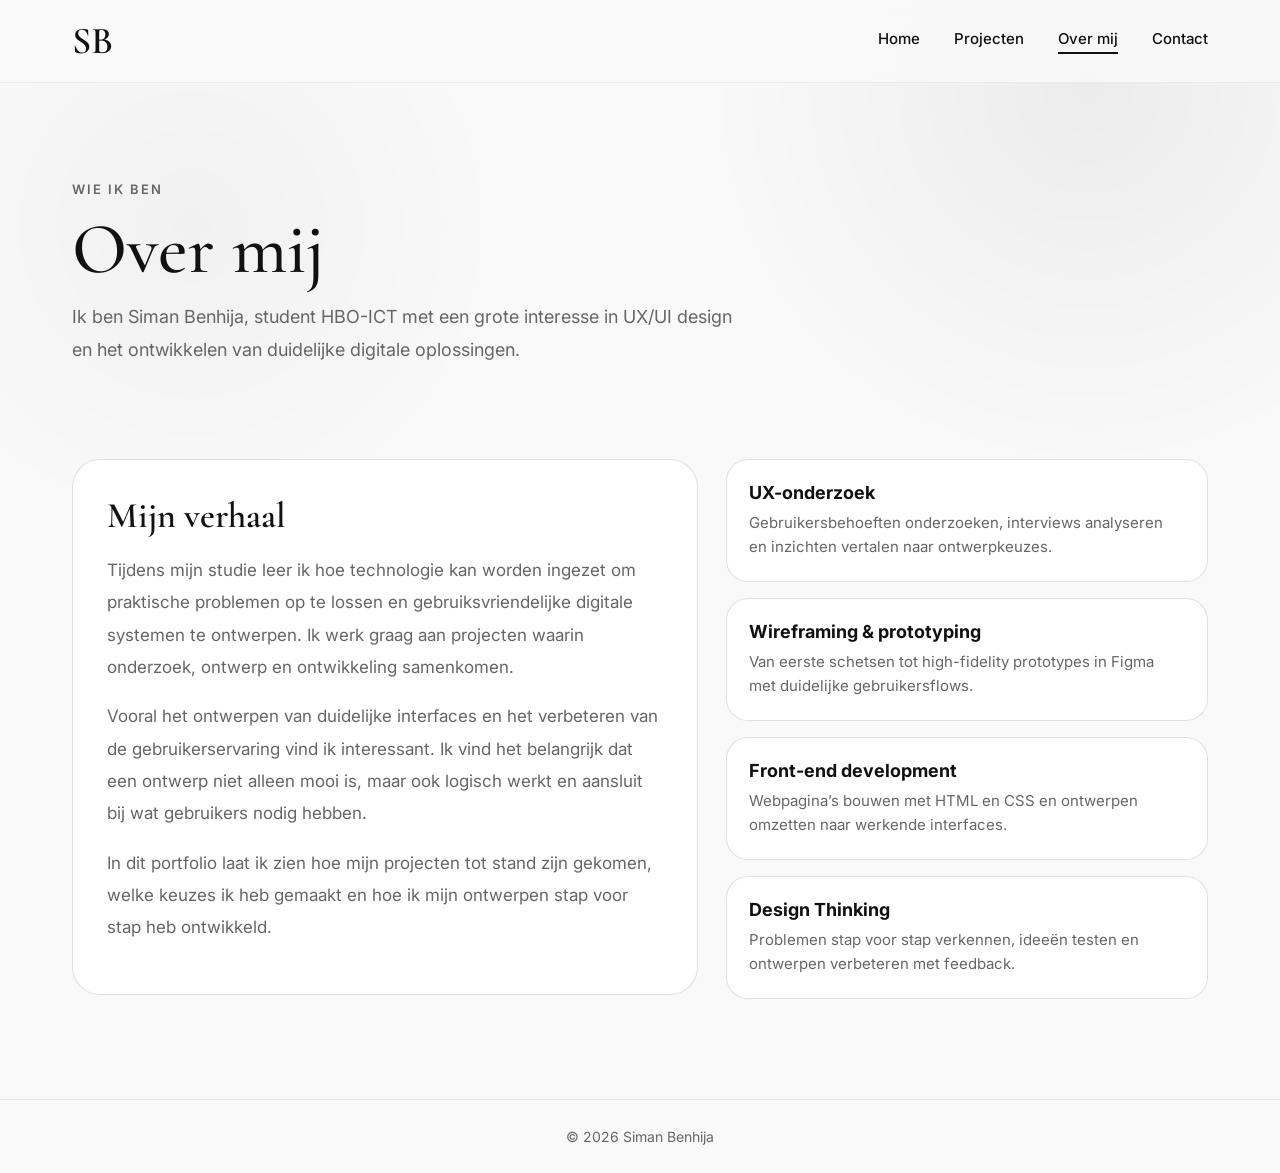
<file: overmij.html>
<!DOCTYPE html>
<html lang="nl">
<head>
    <meta charset="UTF-8">
    <meta name="viewport" content="width=device-width, initial-scale=1.0">
    <title>Over mij | Siman Benhija</title>

    <link href="https://fonts.googleapis.com/css2?family=Cormorant+Garamond:wght@400;500;600;700&family=Inter:wght@300;400;500;600&display=swap" rel="stylesheet">
    <link rel="stylesheet" href="style.css">
</head>
<body>

    <header class="site-header">
        <div class="nav-container">
            <a href="index.html" class="logo">SB</a>

            <nav class="topnav">
                <a href="index.html">Home</a>
                <a href="projecten.html">Projecten</a>
                <a class="active" href="overmij.html">Over mij</a>
                <a href="contact.html">Contact</a>
            </nav>
        </div>
    </header>

    <main>
        <section class="page-hero">
            <p class="eyebrow">Wie ik ben</p>
            <h1 class="page-title">Over mij</h1>
            <p class="page-intro">
                Ik ben Siman Benhija, student HBO-ICT met een grote interesse in UX/UI design
                en het ontwikkelen van duidelijke digitale oplossingen.
            </p>
        </section>

        <section class="section">
            <div class="about-grid">
                <div class="about-card">
                    <h2>Mijn verhaal</h2>
                    <p>
                        Tijdens mijn studie leer ik hoe technologie kan worden ingezet om
                        praktische problemen op te lossen en gebruiksvriendelijke digitale systemen
                        te ontwerpen. Ik werk graag aan projecten waarin onderzoek, ontwerp en
                        ontwikkeling samenkomen.
                    </p>
                    <p>
                        Vooral het ontwerpen van duidelijke interfaces en het verbeteren van de
                        gebruikerservaring vind ik interessant. Ik vind het belangrijk dat een ontwerp
                        niet alleen mooi is, maar ook logisch werkt en aansluit bij wat gebruikers nodig hebben.
                    </p>
                    <p>
                        In dit portfolio laat ik zien hoe mijn projecten tot stand zijn gekomen,
                        welke keuzes ik heb gemaakt en hoe ik mijn ontwerpen stap voor stap heb ontwikkeld.
                    </p>
                </div>

                <div class="skill-list">
                    <div class="skill-item">
                        <h3>UX-onderzoek</h3>
                        <p>Gebruikersbehoeften onderzoeken, interviews analyseren en inzichten vertalen naar ontwerpkeuzes.</p>
                    </div>

                    <div class="skill-item">
                        <h3>Wireframing & prototyping</h3>
                        <p>Van eerste schetsen tot high-fidelity prototypes in Figma met duidelijke gebruikersflows.</p>
                    </div>

                    <div class="skill-item">
                        <h3>Front-end development</h3>
                        <p>Webpagina’s bouwen met HTML en CSS en ontwerpen omzetten naar werkende interfaces.</p>
                    </div>

                    <div class="skill-item">
                        <h3>Design Thinking</h3>
                        <p>Problemen stap voor stap verkennen, ideeën testen en ontwerpen verbeteren met feedback.</p>
                    </div>
                </div>
            </div>
        </section>
    </main>

    <footer class="footer">
        © 2026 Siman Benhija
    </footer>

</body>
</html>
</file>
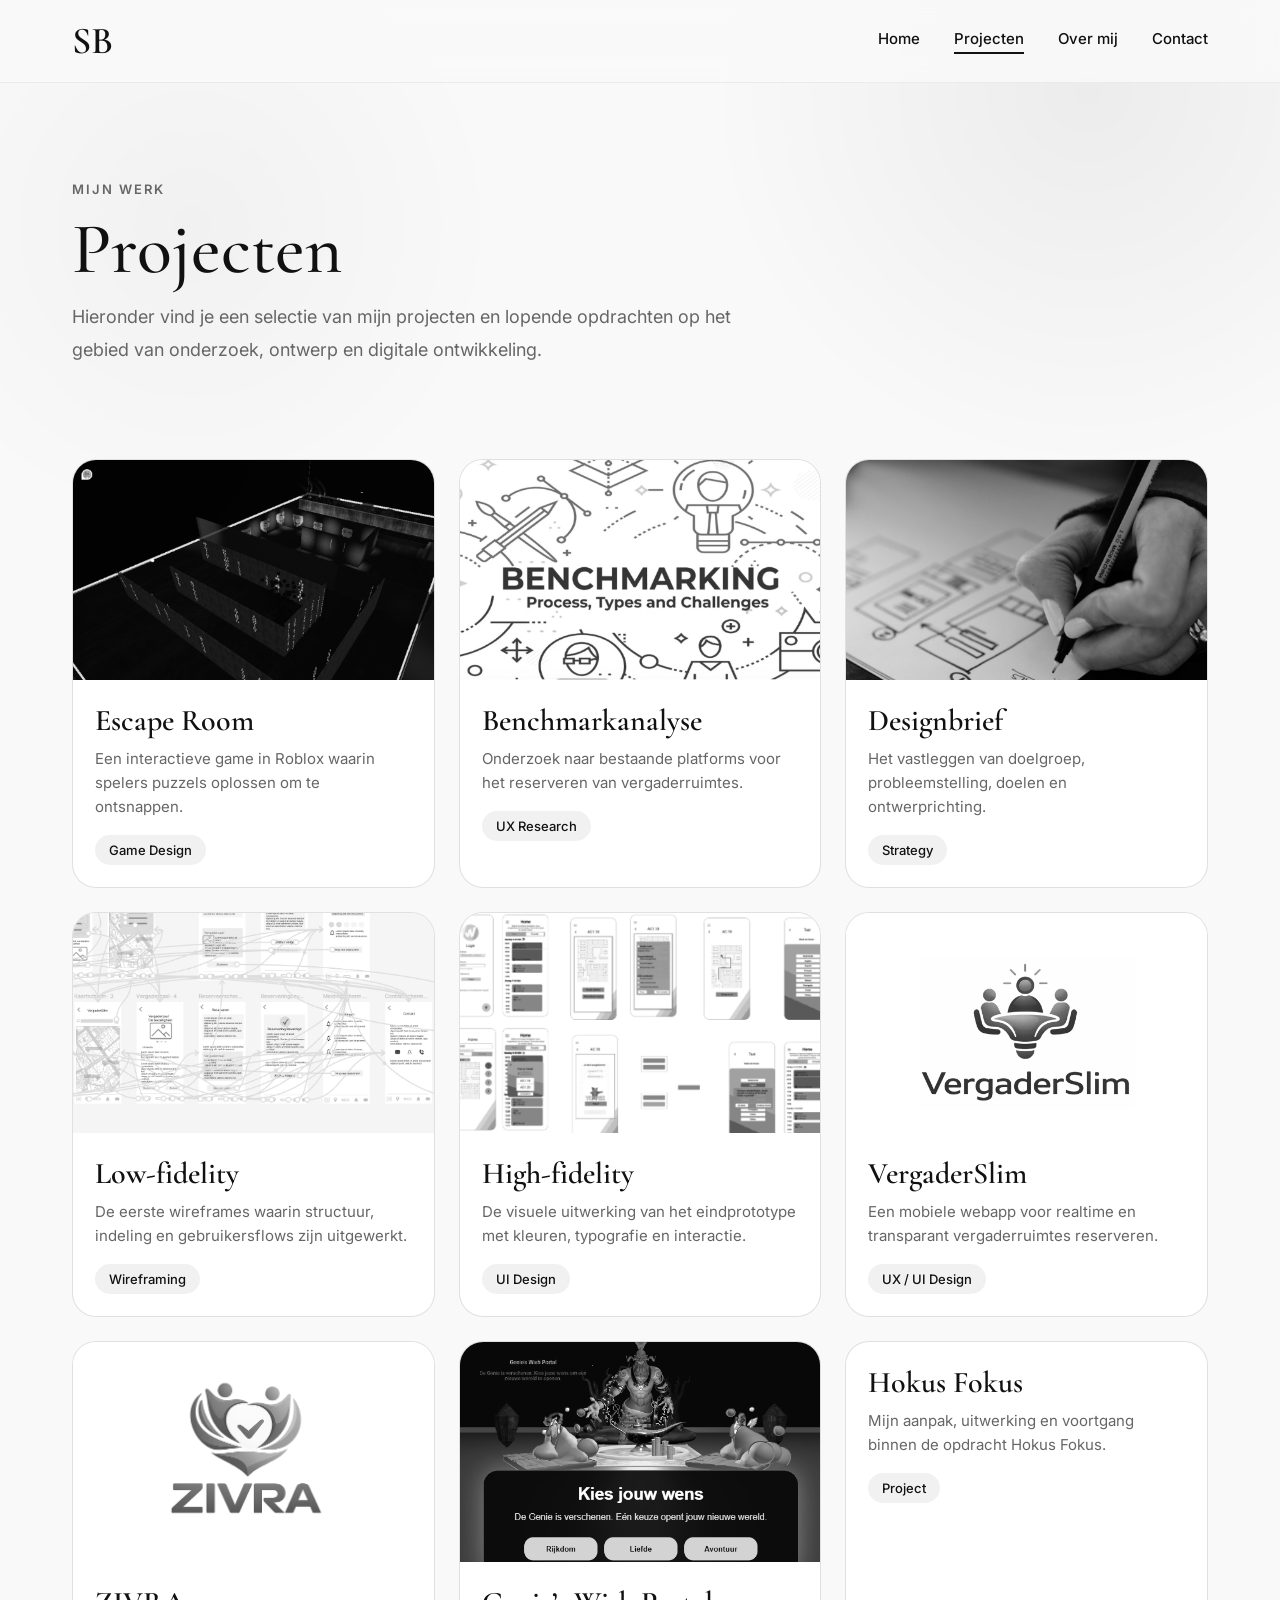
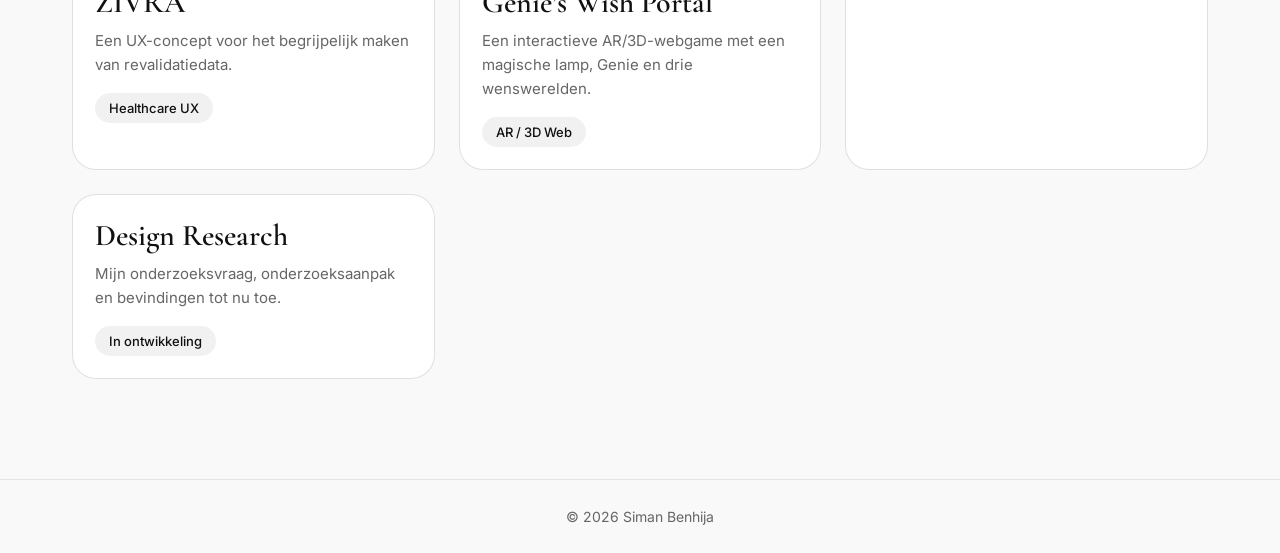
<file: projecten.html>
<!DOCTYPE html>
<html lang="nl">
<head>
    <meta charset="UTF-8">
    <meta name="viewport" content="width=device-width, initial-scale=1.0">
    <title>Projecten | Siman Benhija</title>

    <link href="https://fonts.googleapis.com/css2?family=Cormorant+Garamond:wght@400;500;600;700&family=Inter:wght@300;400;500;600&display=swap" rel="stylesheet">
    <link rel="stylesheet" href="style.css">
</head>
<body>

    <header class="site-header">
        <div class="nav-container">
            <a href="index.html" class="logo">SB</a>

            <nav class="topnav" aria-label="Hoofdnavigatie">
                <a href="index.html">Home</a>
                <a class="active" href="projecten.html" aria-current="page">Projecten</a>
                <a href="overmij.html">Over mij</a>
                <a href="contact.html">Contact</a>
            </nav>
        </div>
    </header>

    <main>
        <section class="page-hero">
            <p class="eyebrow">Mijn werk</p>
            <h1 class="page-title">Projecten</h1>
            <p class="page-intro">
                Hieronder vind je een selectie van mijn projecten en lopende
                opdrachten op het gebied van onderzoek, ontwerp en digitale
                ontwikkeling.
            </p>
        </section>

        <section class="section" aria-label="Projectoverzicht">
            <div class="project-grid">

                <a class="project-card" href="escaperoom.html">
                    <img
                        src="images/escaperoom.png.png"
                        alt="Escape Room project"
                        class="project-card-image"
                    >
                    <div class="project-card-content">
                        <h2>Escape Room</h2>
                        <p>
                            Een interactieve game in Roblox waarin spelers
                            puzzels oplossen om te ontsnappen.
                        </p>
                        <span class="project-tag">Game Design</span>
                    </div>
                </a>

                <a class="project-card" href="benchmark.html">
                    <img
                        src="images/benchmark.png.png"
                        alt="Benchmarkanalyse"
                        class="project-card-image"
                    >
                    <div class="project-card-content">
                        <h2>Benchmarkanalyse</h2>
                        <p>
                            Onderzoek naar bestaande platforms voor het
                            reserveren van vergaderruimtes.
                        </p>
                        <span class="project-tag">UX Research</span>
                    </div>
                </a>

                <a class="project-card" href="designbrief.html">
                    <img
                        src="images/designbrief.png.png"
                        alt="Designbrief project"
                        class="project-card-image"
                    >
                    <div class="project-card-content">
                        <h2>Designbrief</h2>
                        <p>
                            Het vastleggen van doelgroep, probleemstelling,
                            doelen en ontwerprichting.
                        </p>
                        <span class="project-tag">Strategy</span>
                    </div>
                </a>

                <a class="project-card" href="lowfidelity.html">
                    <img
                        src="images/lowfidelity.png.png"
                        alt="Low-fidelity wireframes"
                        class="project-card-image"
                    >
                    <div class="project-card-content">
                        <h2>Low-fidelity</h2>
                        <p>
                            De eerste wireframes waarin structuur, indeling
                            en gebruikersflows zijn uitgewerkt.
                        </p>
                        <span class="project-tag">Wireframing</span>
                    </div>
                </a>

                <a class="project-card" href="highfidelity.html">
                    <img
                        src="images/highfidelity.png.png"
                        alt="High-fidelity wireframes"
                        class="project-card-image"
                    >
                    <div class="project-card-content">
                        <h2>High-fidelity</h2>
                        <p>
                            De visuele uitwerking van het eindprototype
                            met kleuren, typografie en interactie.
                        </p>
                        <span class="project-tag">UI Design</span>
                    </div>
                </a>

                <a class="project-card" href="vergaderslim.html">
                    <img
                        src="images/vergaderslim.png"
                        alt="VergaderSlim project"
                        class="project-card-image"
                    >
                    <div class="project-card-content">
                        <h2>VergaderSlim</h2>
                        <p>
                            Een mobiele webapp voor realtime en transparant
                            vergaderruimtes reserveren.
                        </p>
                        <span class="project-tag">UX / UI Design</span>
                    </div>
                </a>

                <a class="project-card" href="zivra.html">
                    <img
                        src="images/zivra.png"
                        alt="ZIVRA project"
                        class="project-card-image"
                    >
                    <div class="project-card-content">
                        <h2>ZIVRA</h2>
                        <p>
                            Een UX-concept voor het begrijpelijk maken
                            van revalidatiedata.
                        </p>
                        <span class="project-tag">Healthcare UX</span>
                    </div>
                </a>

                <a class="project-card" href="genie.html">
                    <img
                        src="images/genie.png.png"
                        alt="Genie's Wish Portal project"
                        class="project-card-image"
                    >
                    <div class="project-card-content">
                        <h2>Genie’s Wish Portal</h2>
                        <p>
                            Een interactieve AR/3D-webgame met een magische
                            lamp, Genie en drie wenswerelden.
                        </p>
                        <span class="project-tag">AR / 3D Web</span>
                    </div>
                </a>

                <a class="project-card" href="hokusfokus.html">
                    <!-- Activeer deze afbeelding zodra het bestand bestaat:
                    <img
                        src="images/hokusfokus.png"
                        alt="Hokus Fokus project"
                        class="project-card-image"
                    >
                    -->
                    <div class="project-card-content">
                        <h2>Hokus Fokus</h2>
                        <p>
                            Mijn aanpak, uitwerking en voortgang binnen
                            de opdracht Hokus Fokus.
                        </p>
                        <span class="project-tag">Project</span>
                    </div>
                </a>

                <a class="project-card" href="designresearch.html">
                    <!-- Activeer deze afbeelding zodra het bestand bestaat:
                    <img
                        src="images/designresearch.png"
                        alt="Overzicht van mijn design research"
                        class="project-card-image"
                    >
                    -->
                    <div class="project-card-content">
                        <h2>Design Research</h2>
                        <p>
                            Mijn onderzoeksvraag, onderzoeksaanpak en
                            bevindingen tot nu toe.
                        </p>
                        <span class="project-tag">In ontwikkeling</span>
                    </div>
                </a>

            </div>
        </section>
    </main>

    <footer class="footer">
        © 2026 Siman Benhija
    </footer>

</body>
</html>
</file>
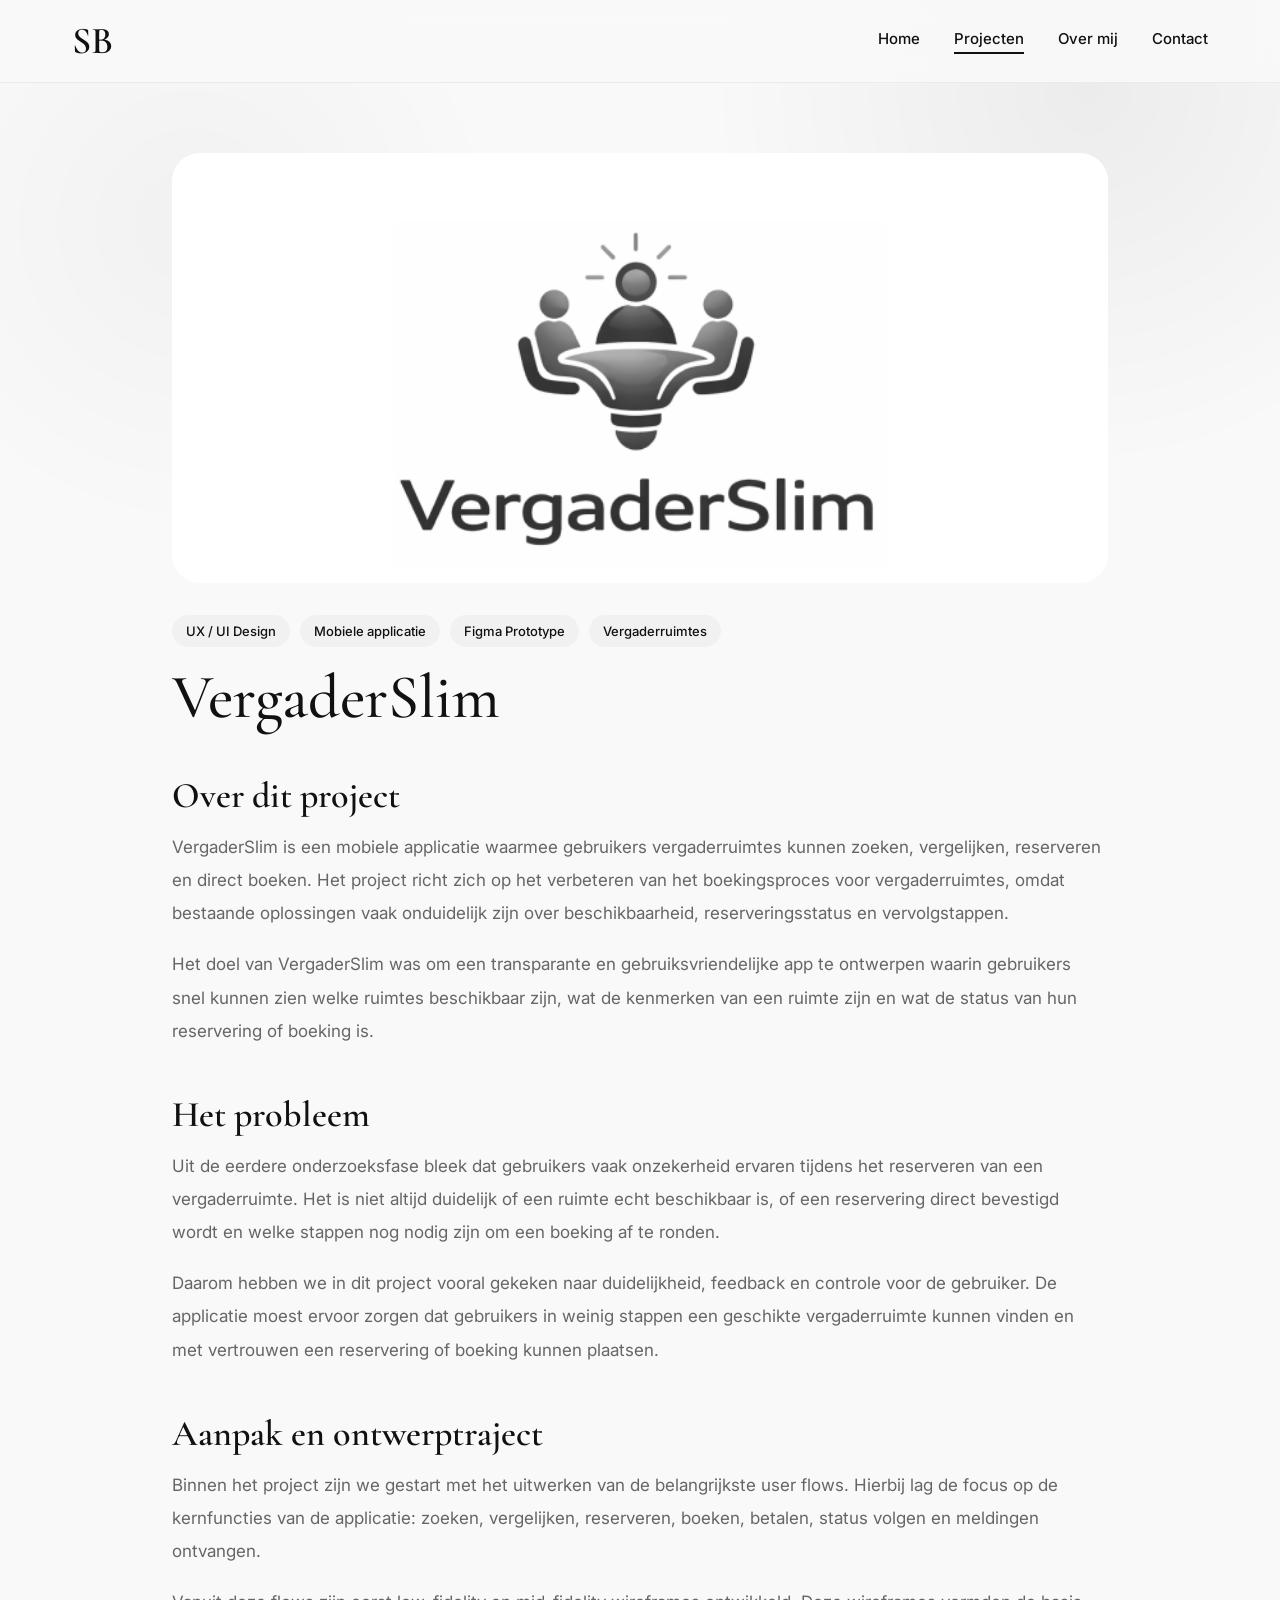
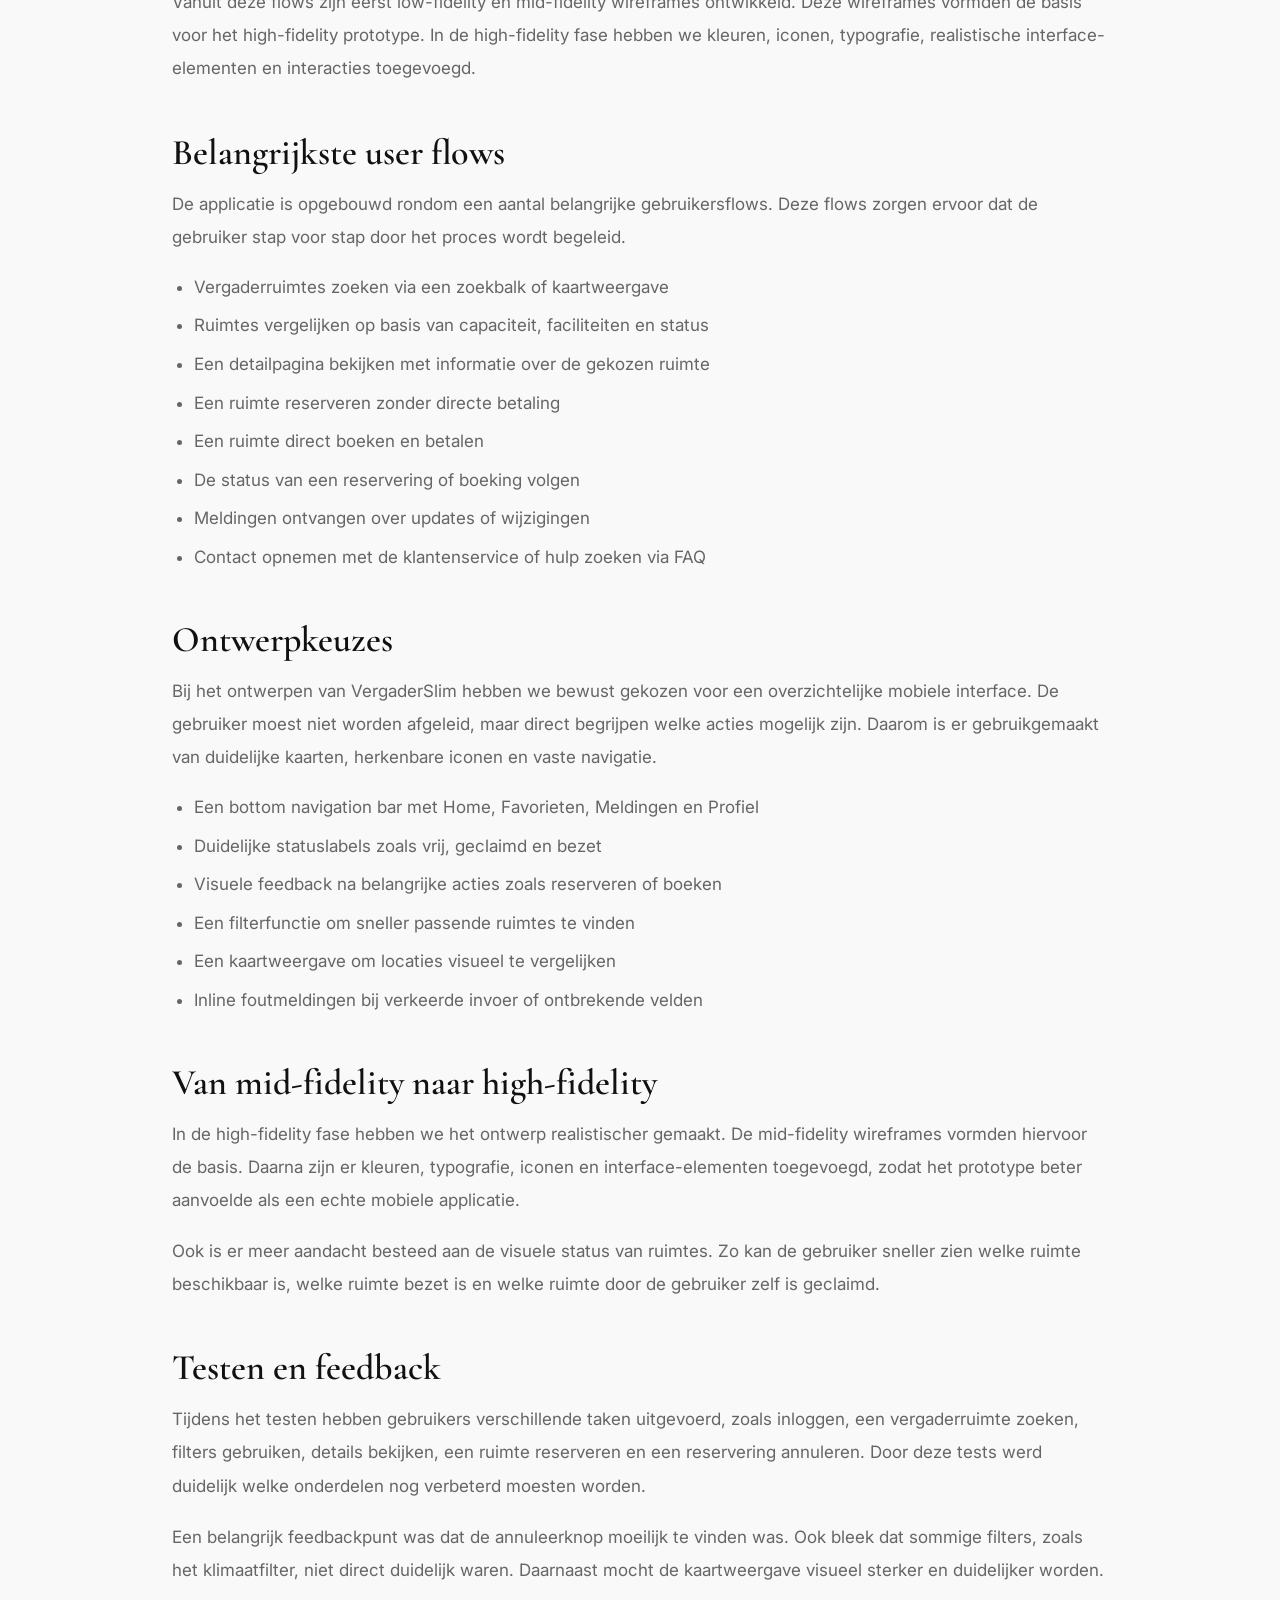
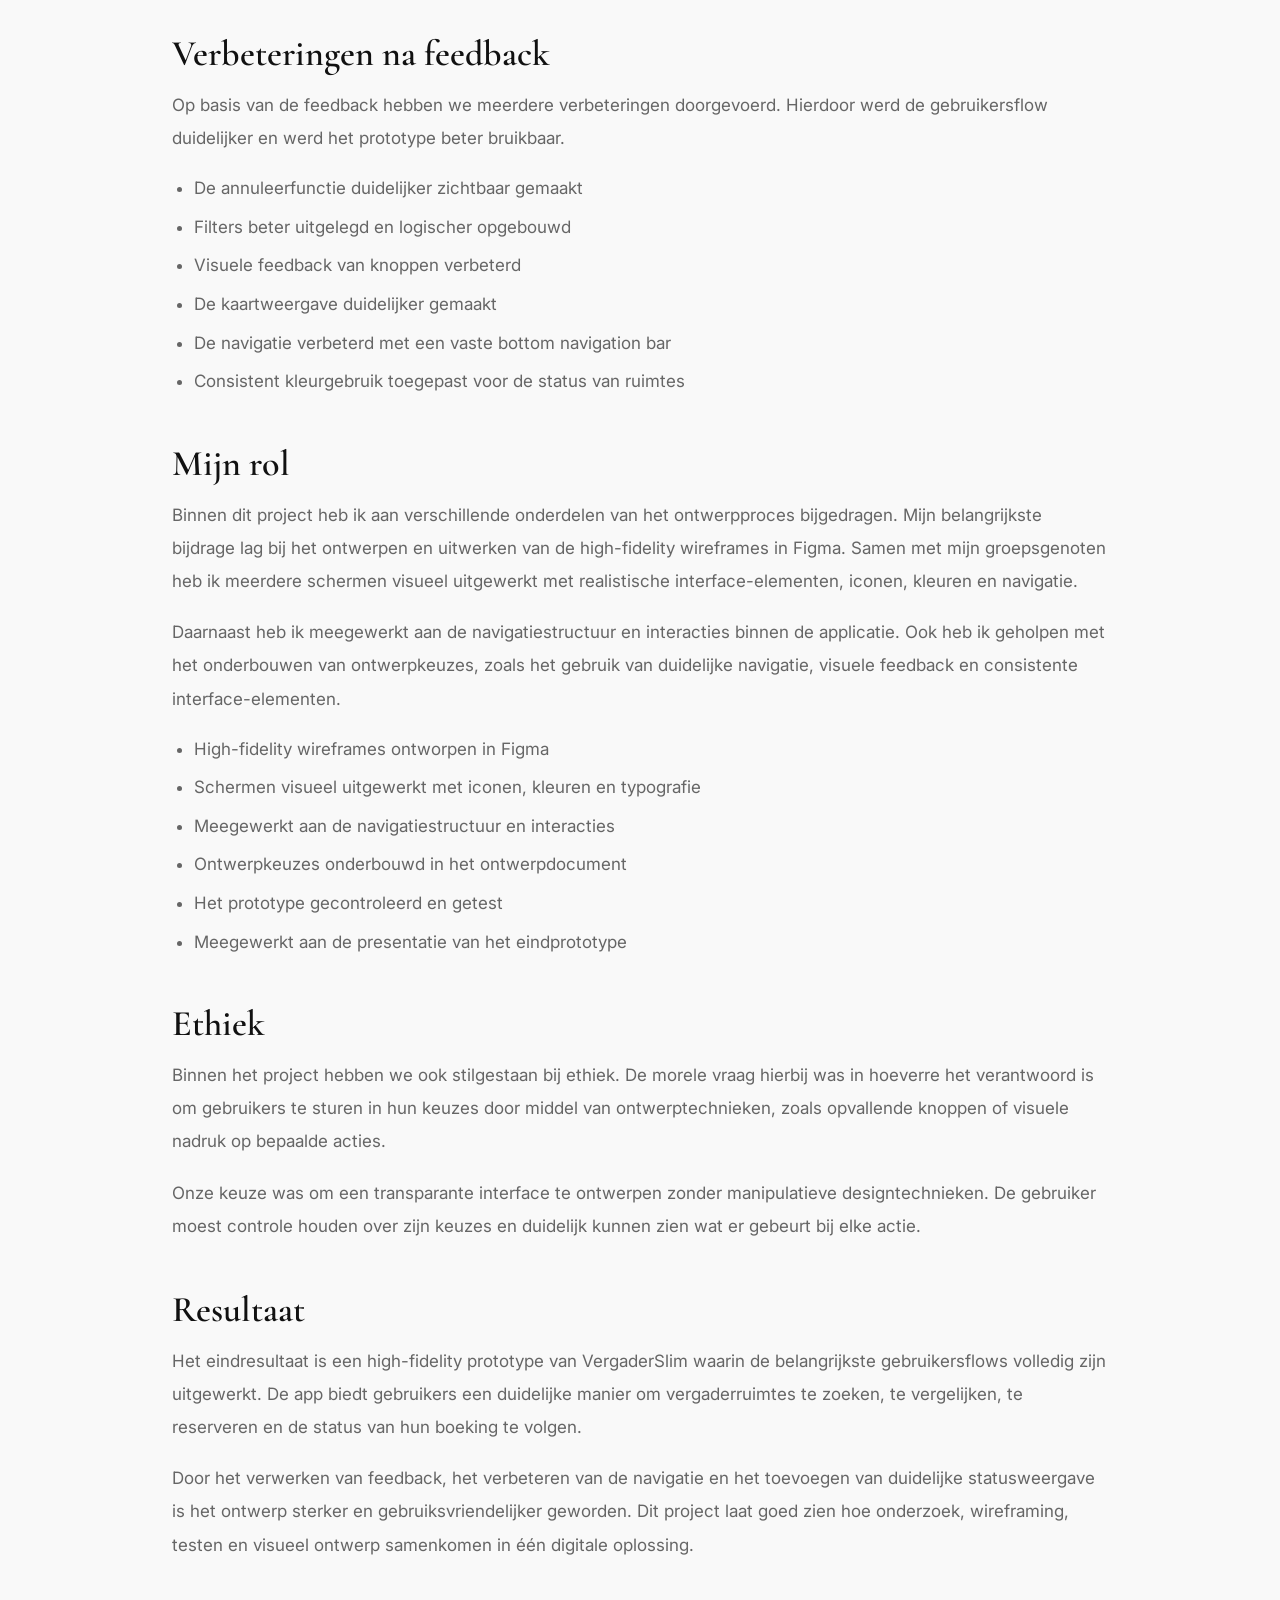
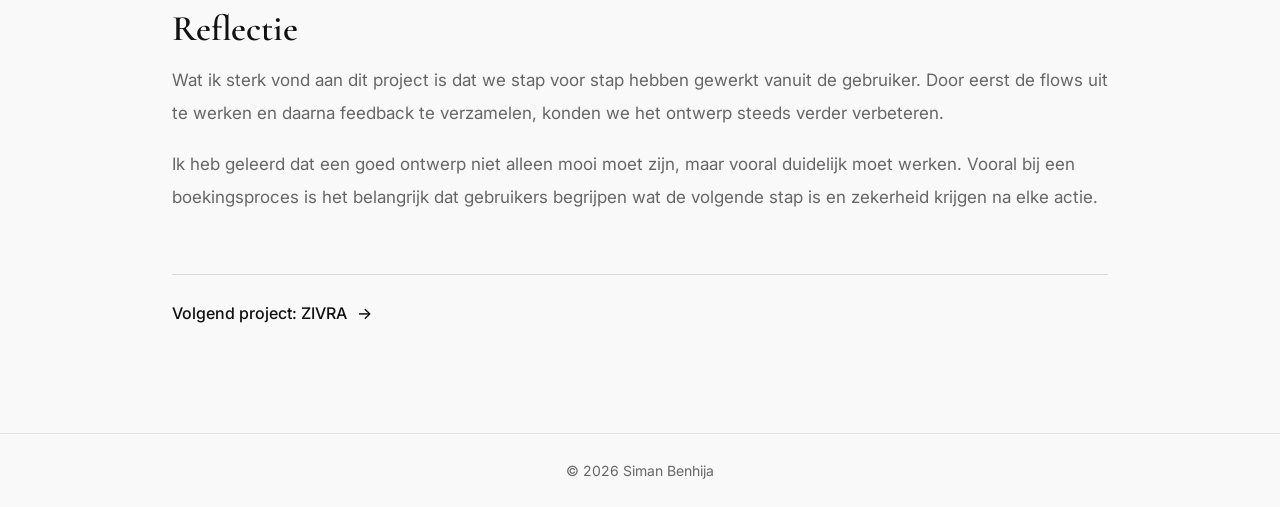
<file: vergaderslim.html>
<!DOCTYPE html>
<html lang="nl">
<head>
    <meta charset="UTF-8">
    <meta name="viewport" content="width=device-width, initial-scale=1.0">
    <title>VergaderSlim | Siman Benhija</title>

    <link href="https://fonts.googleapis.com/css2?family=Cormorant+Garamond:wght@400;500;600;700&family=Inter:wght@300;400;500;600&display=swap" rel="stylesheet">
    <link rel="stylesheet" href="style.css">
</head>
<body>

    <header class="site-header">
        <div class="nav-container">
            <a href="index.html" class="logo">SB</a>

            <nav class="topnav">
                <a href="index.html">Home</a>
                <a class="active" href="projecten.html">Projecten</a>
                <a href="overmij.html">Over mij</a>
                <a href="contact.html">Contact</a>
            </nav>
        </div>
    </header>

    <main class="project-detail">

        <img src="images/vergaderslim.png" alt="VergaderSlim project" class="project-banner">

        <div class="project-labels">
            <span class="project-label">UX / UI Design</span>
            <span class="project-label">Mobiele applicatie</span>
            <span class="project-label">Figma Prototype</span>
            <span class="project-label">Vergaderruimtes</span>
        </div>

        <h1>VergaderSlim</h1>

        <h2>Over dit project</h2>
        <p>
            VergaderSlim is een mobiele applicatie waarmee gebruikers vergaderruimtes kunnen zoeken, vergelijken, reserveren en direct boeken.
            Het project richt zich op het verbeteren van het boekingsproces voor vergaderruimtes, omdat bestaande oplossingen vaak onduidelijk zijn
            over beschikbaarheid, reserveringsstatus en vervolgstappen.
        </p>

        <p>
            Het doel van VergaderSlim was om een transparante en gebruiksvriendelijke app te ontwerpen waarin gebruikers snel kunnen zien welke ruimtes
            beschikbaar zijn, wat de kenmerken van een ruimte zijn en wat de status van hun reservering of boeking is.
        </p>

        <h2>Het probleem</h2>
        <p>
            Uit de eerdere onderzoeksfase bleek dat gebruikers vaak onzekerheid ervaren tijdens het reserveren van een vergaderruimte. Het is niet altijd
            duidelijk of een ruimte echt beschikbaar is, of een reservering direct bevestigd wordt en welke stappen nog nodig zijn om een boeking af te ronden.
        </p>

        <p>
            Daarom hebben we in dit project vooral gekeken naar duidelijkheid, feedback en controle voor de gebruiker. De applicatie moest ervoor zorgen
            dat gebruikers in weinig stappen een geschikte vergaderruimte kunnen vinden en met vertrouwen een reservering of boeking kunnen plaatsen.
        </p>

        <h2>Aanpak en ontwerptraject</h2>
        <p>
            Binnen het project zijn we gestart met het uitwerken van de belangrijkste user flows. Hierbij lag de focus op de kernfuncties van de applicatie:
            zoeken, vergelijken, reserveren, boeken, betalen, status volgen en meldingen ontvangen.
        </p>

        <p>
            Vanuit deze flows zijn eerst low-fidelity en mid-fidelity wireframes ontwikkeld. Deze wireframes vormden de basis voor het high-fidelity prototype.
            In de high-fidelity fase hebben we kleuren, iconen, typografie, realistische interface-elementen en interacties toegevoegd.
        </p>

        <h2>Belangrijkste user flows</h2>
        <p>
            De applicatie is opgebouwd rondom een aantal belangrijke gebruikersflows. Deze flows zorgen ervoor dat de gebruiker stap voor stap door het proces
            wordt begeleid.
        </p>

        <ul>
            <li>Vergaderruimtes zoeken via een zoekbalk of kaartweergave</li>
            <li>Ruimtes vergelijken op basis van capaciteit, faciliteiten en status</li>
            <li>Een detailpagina bekijken met informatie over de gekozen ruimte</li>
            <li>Een ruimte reserveren zonder directe betaling</li>
            <li>Een ruimte direct boeken en betalen</li>
            <li>De status van een reservering of boeking volgen</li>
            <li>Meldingen ontvangen over updates of wijzigingen</li>
            <li>Contact opnemen met de klantenservice of hulp zoeken via FAQ</li>
        </ul>

        <h2>Ontwerpkeuzes</h2>
        <p>
            Bij het ontwerpen van VergaderSlim hebben we bewust gekozen voor een overzichtelijke mobiele interface. De gebruiker moest niet worden afgeleid,
            maar direct begrijpen welke acties mogelijk zijn. Daarom is er gebruikgemaakt van duidelijke kaarten, herkenbare iconen en vaste navigatie.
        </p>

        <ul>
            <li>Een bottom navigation bar met Home, Favorieten, Meldingen en Profiel</li>
            <li>Duidelijke statuslabels zoals vrij, geclaimd en bezet</li>
            <li>Visuele feedback na belangrijke acties zoals reserveren of boeken</li>
            <li>Een filterfunctie om sneller passende ruimtes te vinden</li>
            <li>Een kaartweergave om locaties visueel te vergelijken</li>
            <li>Inline foutmeldingen bij verkeerde invoer of ontbrekende velden</li>
        </ul>

        <h2>Van mid-fidelity naar high-fidelity</h2>
        <p>
            In de high-fidelity fase hebben we het ontwerp realistischer gemaakt. De mid-fidelity wireframes vormden hiervoor de basis. Daarna zijn er kleuren,
            typografie, iconen en interface-elementen toegevoegd, zodat het prototype beter aanvoelde als een echte mobiele applicatie.
        </p>

        <p>
            Ook is er meer aandacht besteed aan de visuele status van ruimtes. Zo kan de gebruiker sneller zien welke ruimte beschikbaar is, welke ruimte bezet is
            en welke ruimte door de gebruiker zelf is geclaimd.
        </p>

        <h2>Testen en feedback</h2>
        <p>
            Tijdens het testen hebben gebruikers verschillende taken uitgevoerd, zoals inloggen, een vergaderruimte zoeken, filters gebruiken, details bekijken,
            een ruimte reserveren en een reservering annuleren. Door deze tests werd duidelijk welke onderdelen nog verbeterd moesten worden.
        </p>

        <p>
            Een belangrijk feedbackpunt was dat de annuleerknop moeilijk te vinden was. Ook bleek dat sommige filters, zoals het klimaatfilter, niet direct duidelijk waren.
            Daarnaast mocht de kaartweergave visueel sterker en duidelijker worden.
        </p>

        <h2>Verbeteringen na feedback</h2>
        <p>
            Op basis van de feedback hebben we meerdere verbeteringen doorgevoerd. Hierdoor werd de gebruikersflow duidelijker en werd het prototype beter bruikbaar.
        </p>

        <ul>
            <li>De annuleerfunctie duidelijker zichtbaar gemaakt</li>
            <li>Filters beter uitgelegd en logischer opgebouwd</li>
            <li>Visuele feedback van knoppen verbeterd</li>
            <li>De kaartweergave duidelijker gemaakt</li>
            <li>De navigatie verbeterd met een vaste bottom navigation bar</li>
            <li>Consistent kleurgebruik toegepast voor de status van ruimtes</li>
        </ul>

        <h2>Mijn rol</h2>
        <p>
            Binnen dit project heb ik aan verschillende onderdelen van het ontwerpproces bijgedragen. Mijn belangrijkste bijdrage lag bij het ontwerpen en uitwerken
            van de high-fidelity wireframes in Figma. Samen met mijn groepsgenoten heb ik meerdere schermen visueel uitgewerkt met realistische interface-elementen,
            iconen, kleuren en navigatie.
        </p>

        <p>
            Daarnaast heb ik meegewerkt aan de navigatiestructuur en interacties binnen de applicatie. Ook heb ik geholpen met het onderbouwen van ontwerpkeuzes,
            zoals het gebruik van duidelijke navigatie, visuele feedback en consistente interface-elementen.
        </p>

        <ul>
            <li>High-fidelity wireframes ontworpen in Figma</li>
            <li>Schermen visueel uitgewerkt met iconen, kleuren en typografie</li>
            <li>Meegewerkt aan de navigatiestructuur en interacties</li>
            <li>Ontwerpkeuzes onderbouwd in het ontwerpdocument</li>
            <li>Het prototype gecontroleerd en getest</li>
            <li>Meegewerkt aan de presentatie van het eindprototype</li>
        </ul>

        <h2>Ethiek</h2>
        <p>
            Binnen het project hebben we ook stilgestaan bij ethiek. De morele vraag hierbij was in hoeverre het verantwoord is om gebruikers te sturen in hun keuzes
            door middel van ontwerptechnieken, zoals opvallende knoppen of visuele nadruk op bepaalde acties.
        </p>

        <p>
            Onze keuze was om een transparante interface te ontwerpen zonder manipulatieve designtechnieken. De gebruiker moest controle houden over zijn keuzes
            en duidelijk kunnen zien wat er gebeurt bij elke actie.
        </p>

        <h2>Resultaat</h2>
        <p>
            Het eindresultaat is een high-fidelity prototype van VergaderSlim waarin de belangrijkste gebruikersflows volledig zijn uitgewerkt. De app biedt gebruikers
            een duidelijke manier om vergaderruimtes te zoeken, te vergelijken, te reserveren en de status van hun boeking te volgen.
        </p>

        <p>
            Door het verwerken van feedback, het verbeteren van de navigatie en het toevoegen van duidelijke statusweergave is het ontwerp sterker en gebruiksvriendelijker geworden.
            Dit project laat goed zien hoe onderzoek, wireframing, testen en visueel ontwerp samenkomen in één digitale oplossing.
        </p>

        <h2>Reflectie</h2>
        <p>
            Wat ik sterk vond aan dit project is dat we stap voor stap hebben gewerkt vanuit de gebruiker. Door eerst de flows uit te werken en daarna feedback te verzamelen,
            konden we het ontwerp steeds verder verbeteren.
        </p>

        <p>
            Ik heb geleerd dat een goed ontwerp niet alleen mooi moet zijn, maar vooral duidelijk moet werken. Vooral bij een boekingsproces is het belangrijk dat gebruikers
            begrijpen wat de volgende stap is en zekerheid krijgen na elke actie.
        </p>

        <div class="next-project">
            <a href="zivra.html" class="text-link">
                Volgend project: ZIVRA <span>→</span>
            </a>
        </div>

    </main>

    <footer class="footer">
        © 2026 Siman Benhija
    </footer>

</body>
</html>
</file>
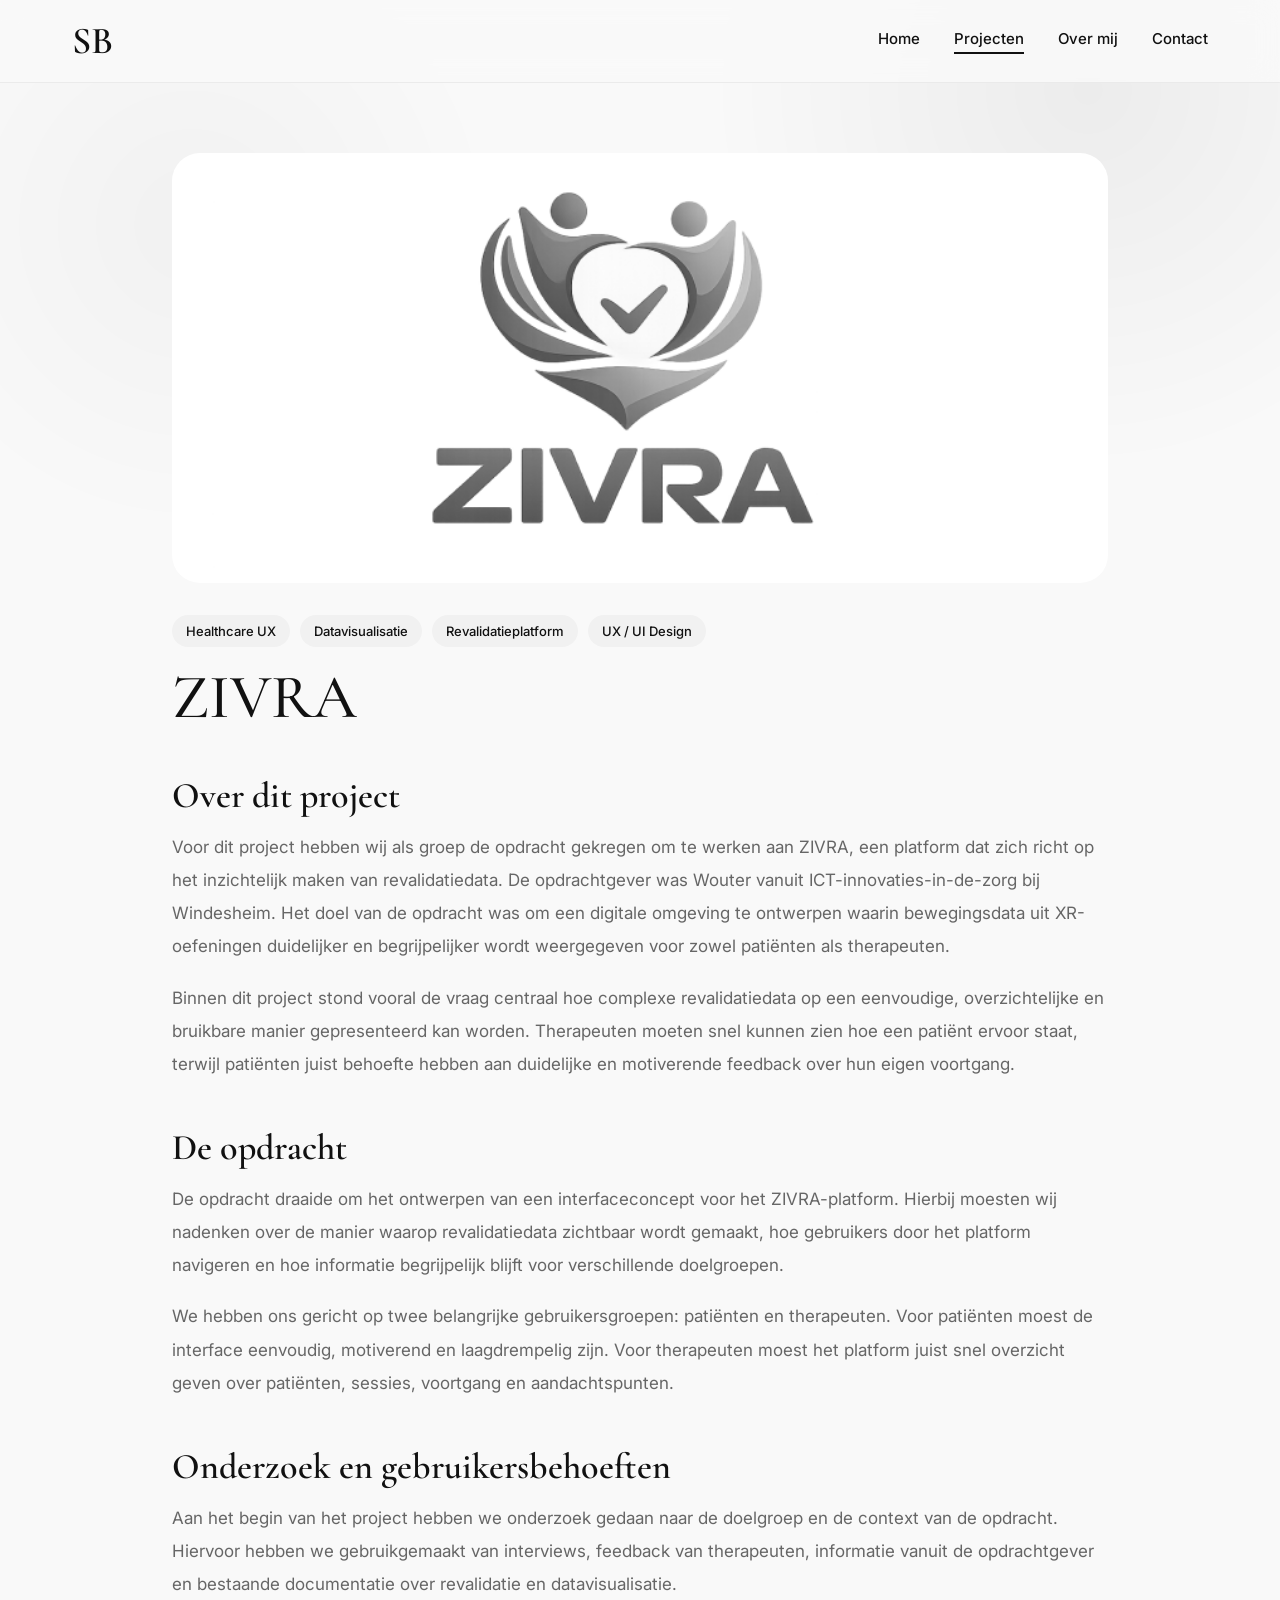
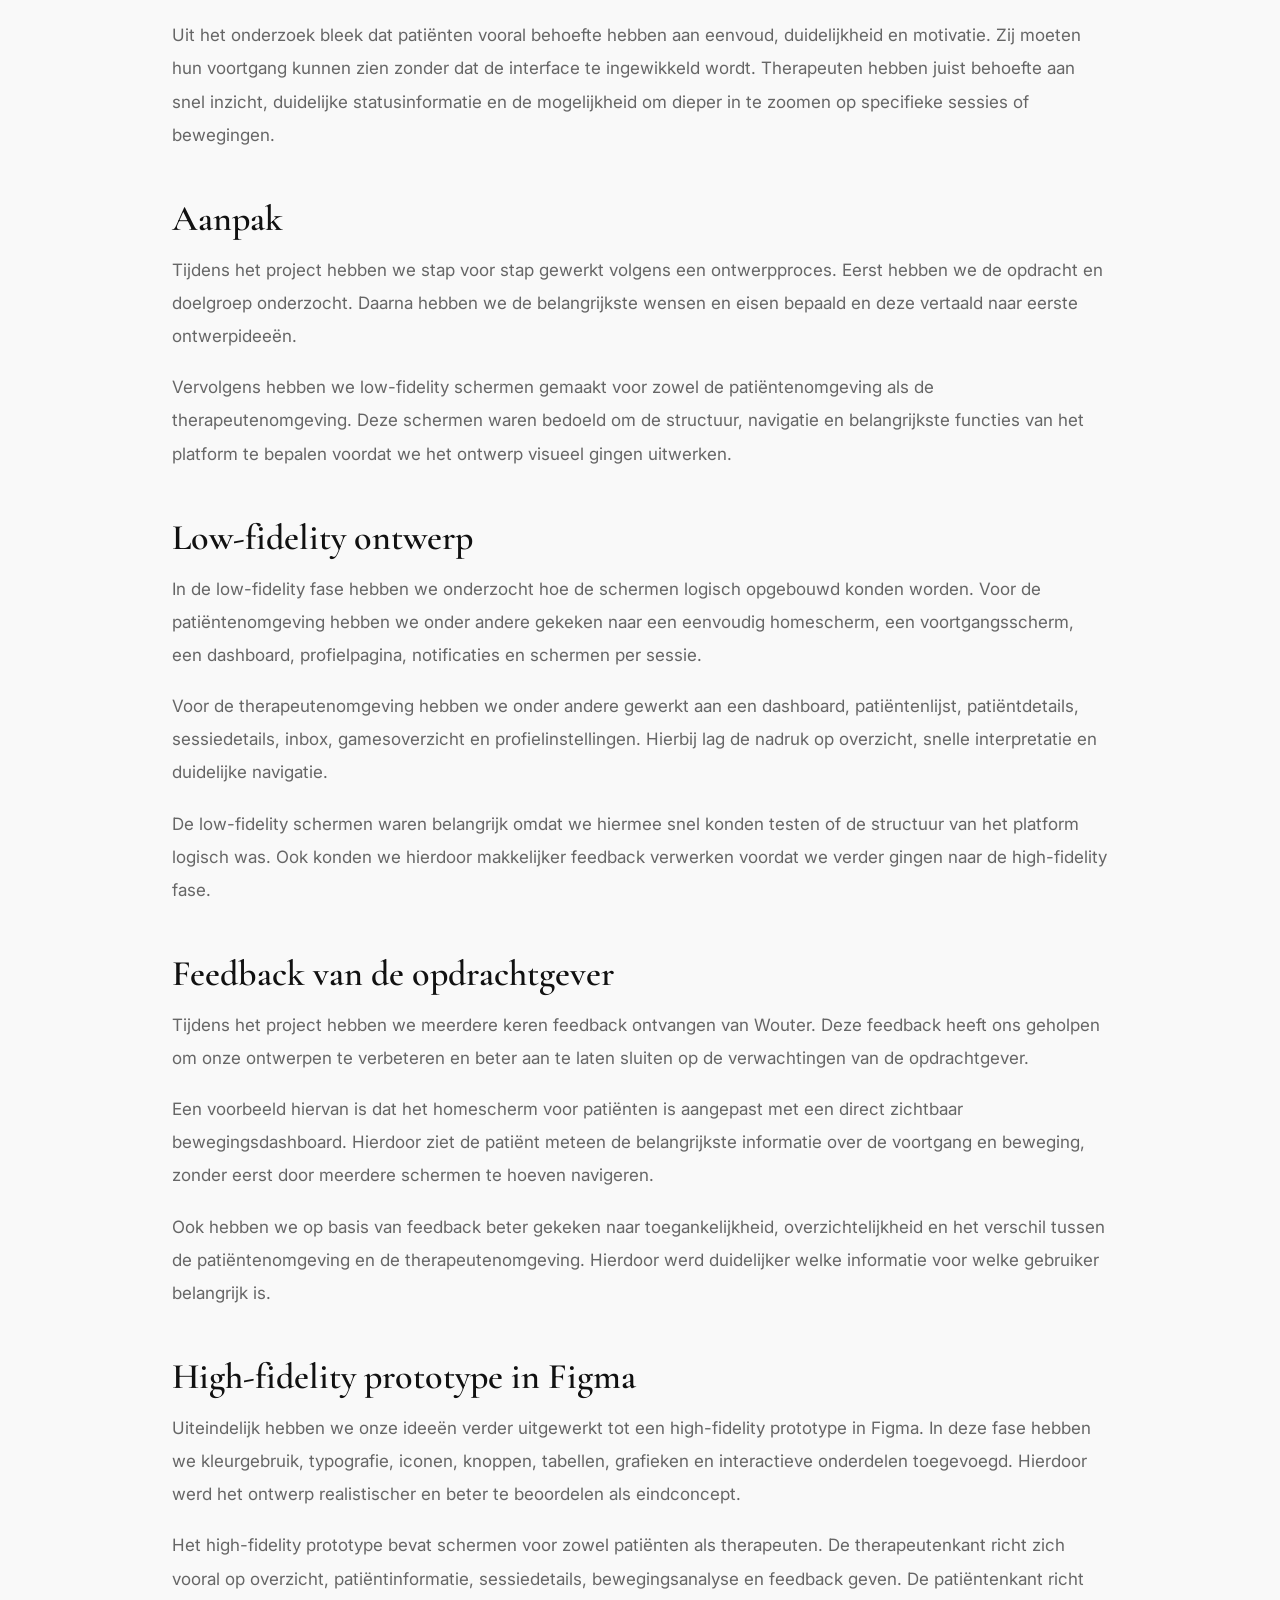
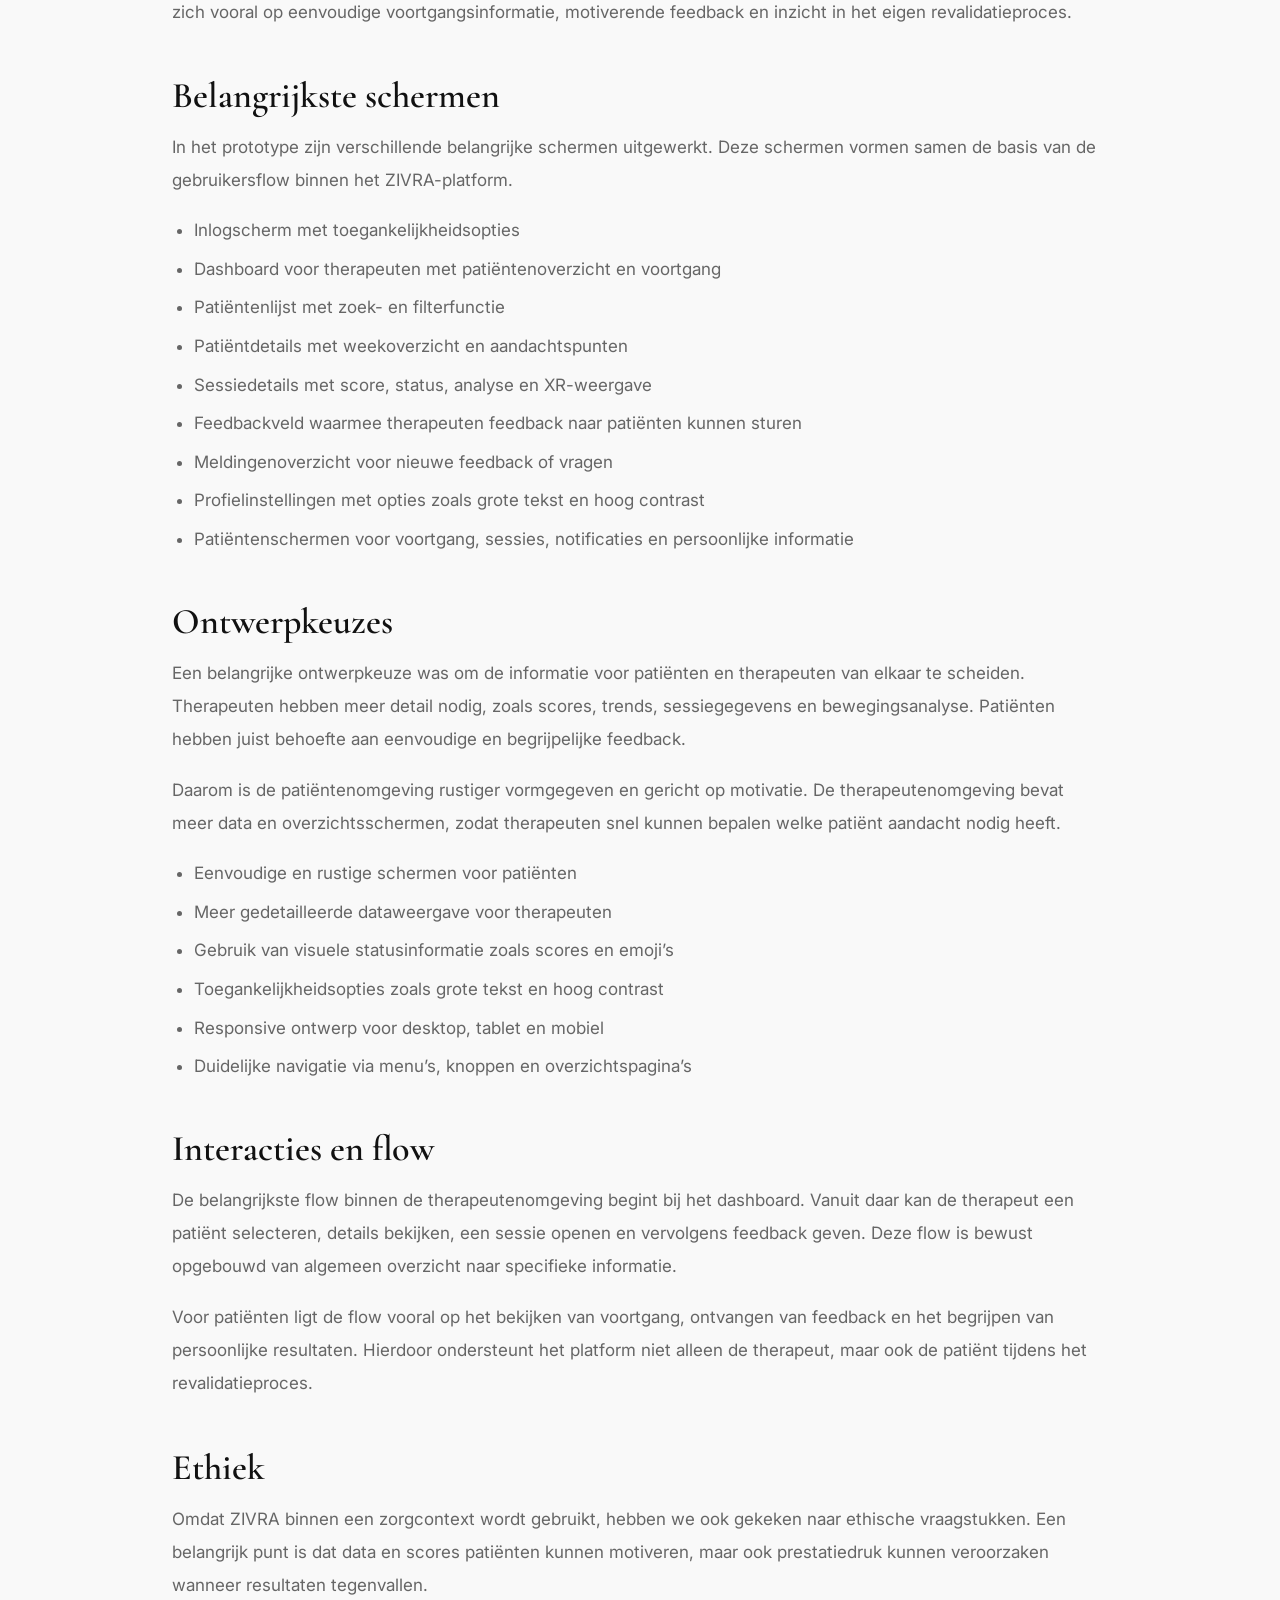
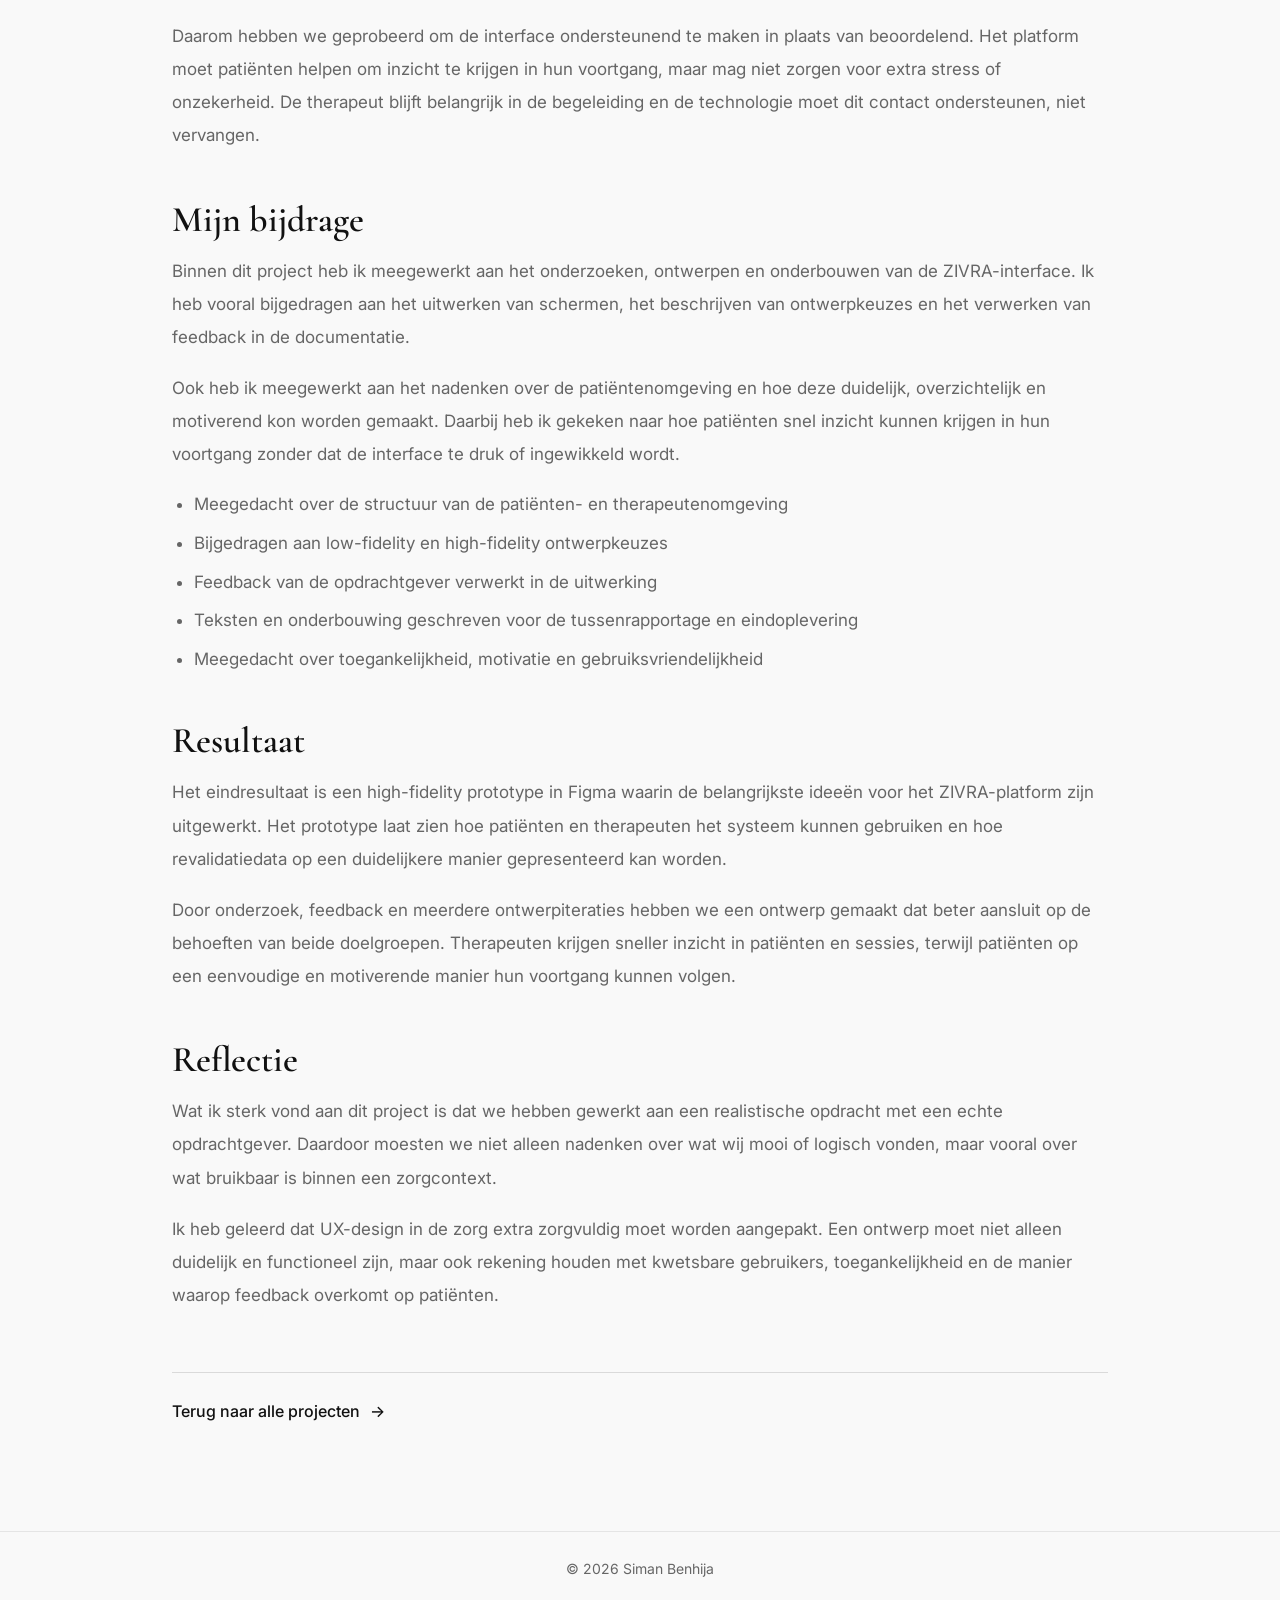
<file: zivra.html>
<!DOCTYPE html>
<html lang="nl">
<head>
    <meta charset="UTF-8">
    <meta name="viewport" content="width=device-width, initial-scale=1.0">
    <title>ZIVRA | Siman Benhija</title>

    <link href="https://fonts.googleapis.com/css2?family=Cormorant+Garamond:wght@400;500;600;700&family=Inter:wght@300;400;500;600&display=swap" rel="stylesheet">
    <link rel="stylesheet" href="style.css">
</head>
<body>

    <header class="site-header">
        <div class="nav-container">
            <a href="index.html" class="logo">SB</a>

            <nav class="topnav">
                <a href="index.html">Home</a>
                <a class="active" href="projecten.html">Projecten</a>
                <a href="overmij.html">Over mij</a>
                <a href="contact.html">Contact</a>
            </nav>
        </div>
    </header>

    <main class="project-detail">

        <img src="images/zivra.png" alt="ZIVRA project" class="project-banner">

        <div class="project-labels">
            <span class="project-label">Healthcare UX</span>
            <span class="project-label">Datavisualisatie</span>
            <span class="project-label">Revalidatieplatform</span>
            <span class="project-label">UX / UI Design</span>
        </div>

        <h1>ZIVRA</h1>

        <h2>Over dit project</h2>
        <p>
            Voor dit project hebben wij als groep de opdracht gekregen om te werken aan ZIVRA, een platform dat zich richt op het inzichtelijk maken van revalidatiedata. De opdrachtgever was Wouter vanuit ICT-innovaties-in-de-zorg bij Windesheim. Het doel van de opdracht was om een digitale omgeving te ontwerpen waarin bewegingsdata uit XR-oefeningen duidelijker en begrijpelijker wordt weergegeven voor zowel patiënten als therapeuten.
        </p>

        <p>
            Binnen dit project stond vooral de vraag centraal hoe complexe revalidatiedata op een eenvoudige, overzichtelijke en bruikbare manier gepresenteerd kan worden. Therapeuten moeten snel kunnen zien hoe een patiënt ervoor staat, terwijl patiënten juist behoefte hebben aan duidelijke en motiverende feedback over hun eigen voortgang.
        </p>

        <h2>De opdracht</h2>
        <p>
            De opdracht draaide om het ontwerpen van een interfaceconcept voor het ZIVRA-platform. Hierbij moesten wij nadenken over de manier waarop revalidatiedata zichtbaar wordt gemaakt, hoe gebruikers door het platform navigeren en hoe informatie begrijpelijk blijft voor verschillende doelgroepen.
        </p>

        <p>
            We hebben ons gericht op twee belangrijke gebruikersgroepen: patiënten en therapeuten. Voor patiënten moest de interface eenvoudig, motiverend en laagdrempelig zijn. Voor therapeuten moest het platform juist snel overzicht geven over patiënten, sessies, voortgang en aandachtspunten.
        </p>

        <h2>Onderzoek en gebruikersbehoeften</h2>
        <p>
            Aan het begin van het project hebben we onderzoek gedaan naar de doelgroep en de context van de opdracht. Hiervoor hebben we gebruikgemaakt van interviews, feedback van therapeuten, informatie vanuit de opdrachtgever en bestaande documentatie over revalidatie en datavisualisatie.
        </p>

        <p>
            Uit het onderzoek bleek dat patiënten vooral behoefte hebben aan eenvoud, duidelijkheid en motivatie. Zij moeten hun voortgang kunnen zien zonder dat de interface te ingewikkeld wordt. Therapeuten hebben juist behoefte aan snel inzicht, duidelijke statusinformatie en de mogelijkheid om dieper in te zoomen op specifieke sessies of bewegingen.
        </p>

        <h2>Aanpak</h2>
        <p>
            Tijdens het project hebben we stap voor stap gewerkt volgens een ontwerpproces. Eerst hebben we de opdracht en doelgroep onderzocht. Daarna hebben we de belangrijkste wensen en eisen bepaald en deze vertaald naar eerste ontwerpideeën.
        </p>

        <p>
            Vervolgens hebben we low-fidelity schermen gemaakt voor zowel de patiëntenomgeving als de therapeutenomgeving. Deze schermen waren bedoeld om de structuur, navigatie en belangrijkste functies van het platform te bepalen voordat we het ontwerp visueel gingen uitwerken.
        </p>

        <h2>Low-fidelity ontwerp</h2>
        <p>
            In de low-fidelity fase hebben we onderzocht hoe de schermen logisch opgebouwd konden worden. Voor de patiëntenomgeving hebben we onder andere gekeken naar een eenvoudig homescherm, een voortgangsscherm, een dashboard, profielpagina, notificaties en schermen per sessie.
        </p>

        <p>
            Voor de therapeutenomgeving hebben we onder andere gewerkt aan een dashboard, patiëntenlijst, patiëntdetails, sessiedetails, inbox, gamesoverzicht en profielinstellingen. Hierbij lag de nadruk op overzicht, snelle interpretatie en duidelijke navigatie.
        </p>

        <p>
            De low-fidelity schermen waren belangrijk omdat we hiermee snel konden testen of de structuur van het platform logisch was. Ook konden we hierdoor makkelijker feedback verwerken voordat we verder gingen naar de high-fidelity fase.
        </p>

        <h2>Feedback van de opdrachtgever</h2>
        <p>
            Tijdens het project hebben we meerdere keren feedback ontvangen van Wouter. Deze feedback heeft ons geholpen om onze ontwerpen te verbeteren en beter aan te laten sluiten op de verwachtingen van de opdrachtgever.
        </p>

        <p>
            Een voorbeeld hiervan is dat het homescherm voor patiënten is aangepast met een direct zichtbaar bewegingsdashboard. Hierdoor ziet de patiënt meteen de belangrijkste informatie over de voortgang en beweging, zonder eerst door meerdere schermen te hoeven navigeren.
        </p>

        <p>
            Ook hebben we op basis van feedback beter gekeken naar toegankelijkheid, overzichtelijkheid en het verschil tussen de patiëntenomgeving en de therapeutenomgeving. Hierdoor werd duidelijker welke informatie voor welke gebruiker belangrijk is.
        </p>

        <h2>High-fidelity prototype in Figma</h2>
        <p>
            Uiteindelijk hebben we onze ideeën verder uitgewerkt tot een high-fidelity prototype in Figma. In deze fase hebben we kleurgebruik, typografie, iconen, knoppen, tabellen, grafieken en interactieve onderdelen toegevoegd. Hierdoor werd het ontwerp realistischer en beter te beoordelen als eindconcept.
        </p>

        <p>
            Het high-fidelity prototype bevat schermen voor zowel patiënten als therapeuten. De therapeutenkant richt zich vooral op overzicht, patiëntinformatie, sessiedetails, bewegingsanalyse en feedback geven. De patiëntenkant richt zich vooral op eenvoudige voortgangsinformatie, motiverende feedback en inzicht in het eigen revalidatieproces.
        </p>

        <h2>Belangrijkste schermen</h2>
        <p>
            In het prototype zijn verschillende belangrijke schermen uitgewerkt. Deze schermen vormen samen de basis van de gebruikersflow binnen het ZIVRA-platform.
        </p>

        <ul>
            <li>Inlogscherm met toegankelijkheidsopties</li>
            <li>Dashboard voor therapeuten met patiëntenoverzicht en voortgang</li>
            <li>Patiëntenlijst met zoek- en filterfunctie</li>
            <li>Patiëntdetails met weekoverzicht en aandachtspunten</li>
            <li>Sessiedetails met score, status, analyse en XR-weergave</li>
            <li>Feedbackveld waarmee therapeuten feedback naar patiënten kunnen sturen</li>
            <li>Meldingenoverzicht voor nieuwe feedback of vragen</li>
            <li>Profielinstellingen met opties zoals grote tekst en hoog contrast</li>
            <li>Patiëntenschermen voor voortgang, sessies, notificaties en persoonlijke informatie</li>
        </ul>

        <h2>Ontwerpkeuzes</h2>
        <p>
            Een belangrijke ontwerpkeuze was om de informatie voor patiënten en therapeuten van elkaar te scheiden. Therapeuten hebben meer detail nodig, zoals scores, trends, sessiegegevens en bewegingsanalyse. Patiënten hebben juist behoefte aan eenvoudige en begrijpelijke feedback.
        </p>

        <p>
            Daarom is de patiëntenomgeving rustiger vormgegeven en gericht op motivatie. De therapeutenomgeving bevat meer data en overzichtsschermen, zodat therapeuten snel kunnen bepalen welke patiënt aandacht nodig heeft.
        </p>

        <ul>
            <li>Eenvoudige en rustige schermen voor patiënten</li>
            <li>Meer gedetailleerde dataweergave voor therapeuten</li>
            <li>Gebruik van visuele statusinformatie zoals scores en emoji’s</li>
            <li>Toegankelijkheidsopties zoals grote tekst en hoog contrast</li>
            <li>Responsive ontwerp voor desktop, tablet en mobiel</li>
            <li>Duidelijke navigatie via menu’s, knoppen en overzichtspagina’s</li>
        </ul>

        <h2>Interacties en flow</h2>
        <p>
            De belangrijkste flow binnen de therapeutenomgeving begint bij het dashboard. Vanuit daar kan de therapeut een patiënt selecteren, details bekijken, een sessie openen en vervolgens feedback geven. Deze flow is bewust opgebouwd van algemeen overzicht naar specifieke informatie.
        </p>

        <p>
            Voor patiënten ligt de flow vooral op het bekijken van voortgang, ontvangen van feedback en het begrijpen van persoonlijke resultaten. Hierdoor ondersteunt het platform niet alleen de therapeut, maar ook de patiënt tijdens het revalidatieproces.
        </p>

        <h2>Ethiek</h2>
        <p>
            Omdat ZIVRA binnen een zorgcontext wordt gebruikt, hebben we ook gekeken naar ethische vraagstukken. Een belangrijk punt is dat data en scores patiënten kunnen motiveren, maar ook prestatiedruk kunnen veroorzaken wanneer resultaten tegenvallen.
        </p>

        <p>
            Daarom hebben we geprobeerd om de interface ondersteunend te maken in plaats van beoordelend. Het platform moet patiënten helpen om inzicht te krijgen in hun voortgang, maar mag niet zorgen voor extra stress of onzekerheid. De therapeut blijft belangrijk in de begeleiding en de technologie moet dit contact ondersteunen, niet vervangen.
        </p>

        <h2>Mijn bijdrage</h2>
        <p>
            Binnen dit project heb ik meegewerkt aan het onderzoeken, ontwerpen en onderbouwen van de ZIVRA-interface. Ik heb vooral bijgedragen aan het uitwerken van schermen, het beschrijven van ontwerpkeuzes en het verwerken van feedback in de documentatie.
        </p>

        <p>
            Ook heb ik meegewerkt aan het nadenken over de patiëntenomgeving en hoe deze duidelijk, overzichtelijk en motiverend kon worden gemaakt. Daarbij heb ik gekeken naar hoe patiënten snel inzicht kunnen krijgen in hun voortgang zonder dat de interface te druk of ingewikkeld wordt.
        </p>

        <ul>
            <li>Meegedacht over de structuur van de patiënten- en therapeutenomgeving</li>
            <li>Bijgedragen aan low-fidelity en high-fidelity ontwerpkeuzes</li>
            <li>Feedback van de opdrachtgever verwerkt in de uitwerking</li>
            <li>Teksten en onderbouwing geschreven voor de tussenrapportage en eindoplevering</li>
            <li>Meegedacht over toegankelijkheid, motivatie en gebruiksvriendelijkheid</li>
        </ul>

        <h2>Resultaat</h2>
        <p>
            Het eindresultaat is een high-fidelity prototype in Figma waarin de belangrijkste ideeën voor het ZIVRA-platform zijn uitgewerkt. Het prototype laat zien hoe patiënten en therapeuten het systeem kunnen gebruiken en hoe revalidatiedata op een duidelijkere manier gepresenteerd kan worden.
        </p>

        <p>
            Door onderzoek, feedback en meerdere ontwerpiteraties hebben we een ontwerp gemaakt dat beter aansluit op de behoeften van beide doelgroepen. Therapeuten krijgen sneller inzicht in patiënten en sessies, terwijl patiënten op een eenvoudige en motiverende manier hun voortgang kunnen volgen.
        </p>

        <h2>Reflectie</h2>
        <p>
            Wat ik sterk vond aan dit project is dat we hebben gewerkt aan een realistische opdracht met een echte opdrachtgever. Daardoor moesten we niet alleen nadenken over wat wij mooi of logisch vonden, maar vooral over wat bruikbaar is binnen een zorgcontext.
        </p>

        <p>
            Ik heb geleerd dat UX-design in de zorg extra zorgvuldig moet worden aangepakt. Een ontwerp moet niet alleen duidelijk en functioneel zijn, maar ook rekening houden met kwetsbare gebruikers, toegankelijkheid en de manier waarop feedback overkomt op patiënten.
        </p>

        <div class="next-project">
            <a href="projecten.html" class="text-link">
                Terug naar alle projecten <span>→</span>
            </a>
        </div>

    </main>

    <footer class="footer">
        © 2026 Siman Benhija
    </footer>

</body>
</html>
</file>
<file: style.css>
/* =========================
   ALGEMENE STIJL
========================= */

:root {
    --background: #f9f9f9;
    --surface: #ffffff;
    --surface-soft: #f1f1f1;
    --text: #111111;
    --muted: #666666;
    --line: rgba(0, 0, 0, 0.12);
    --shadow: 0 18px 45px rgba(0, 0, 0, 0.08);
}

* {
    box-sizing: border-box;
}

html {
    scroll-behavior: smooth;
}

body {
    margin: 0;
    font-family: 'Inter', sans-serif;
    background-color: var(--background);
    color: var(--text);
    overflow-x: hidden;
}

body::before {
    content: "";
    position: fixed;
    inset: 0;
    background:
        radial-gradient(circle at 85% 10%, rgba(0, 0, 0, 0.05), transparent 28%),
        radial-gradient(circle at 15% 25%, rgba(0, 0, 0, 0.03), transparent 24%);
    z-index: -1;
}

a {
    color: inherit;
}

img {
    max-width: 100%;
    display: block;
}

/* =========================
   NAVIGATIE
========================= */

.site-header {
    position: sticky;
    top: 0;
    z-index: 100;
    backdrop-filter: blur(14px);
    background: rgba(249, 249, 249, 0.85);
    border-bottom: 1px solid rgba(0, 0, 0, 0.06);
}

.nav-container {
    max-width: 1200px;
    margin: 0 auto;
    padding: 22px 32px;
    display: flex;
    justify-content: space-between;
    align-items: center;
}

.logo {
    text-decoration: none;
    font-family: 'Cormorant Garamond', serif;
    font-size: 38px;
    font-weight: 600;
    color: var(--text);
    line-height: 1;
}

.topnav {
    display: flex;
    align-items: center;
    gap: 34px;
}

.topnav a {
    text-decoration: none;
    font-size: 15px;
    font-weight: 500;
    color: var(--text);
    position: relative;
    padding-bottom: 6px;
}

.topnav a::after {
    content: "";
    position: absolute;
    left: 0;
    bottom: 0;
    width: 0;
    height: 1.5px;
    background-color: var(--text);
    transition: width 0.3s ease;
}

.topnav a:hover::after,
.topnav a.active::after {
    width: 100%;
}

/* =========================
   KNOPPEN
========================= */

.button {
    display: inline-flex;
    align-items: center;
    gap: 12px;
    text-decoration: none;
    background-color: var(--text);
    color: white;
    padding: 16px 24px;
    border-radius: 999px;
    font-size: 15px;
    font-weight: 500;
    border: 1px solid var(--text);
    cursor: pointer;
    transition: 0.3s ease;
}

.button span {
    transition: transform 0.3s ease;
}

.button:hover {
    background-color: white;
    color: var(--text);
    transform: translateY(-2px);
    box-shadow: 0 12px 25px rgba(0, 0, 0, 0.12);
}

.button:hover span {
    transform: translateX(4px);
}

.text-link {
    color: var(--text);
    text-decoration: none;
    font-weight: 500;
    display: inline-flex;
    gap: 10px;
    align-items: center;
}

.text-link span {
    transition: transform 0.3s ease;
}

.text-link:hover span {
    transform: translateX(4px);
}

/* =========================
   HOME
========================= */

.hero-home {
    max-width: 1200px;
    min-height: calc(100vh - 85px);
    margin: 0 auto;
    padding: 70px 32px 90px;
    display: flex;
    align-items: center;
    position: relative;
}

.hero-content {
    max-width: 680px;
    animation: fadeUp 0.9s ease both;
}

.eyebrow {
    color: var(--muted);
    text-transform: uppercase;
    letter-spacing: 2px;
    font-size: 13px;
    font-weight: 600;
    margin-bottom: 18px;
}

.hero-title {
    font-family: 'Cormorant Garamond', serif;
    font-size: clamp(58px, 8vw, 96px);
    font-weight: 500;
    line-height: 0.9;
    letter-spacing: -1px;
    margin: 0 0 24px;
}

.hero-title span {
    font-style: italic;
}

.hero-text {
    max-width: 500px;
    color: var(--muted);
    font-size: 18px;
    line-height: 1.8;
    margin-bottom: 32px;
}




/* =========================
   SECTIES
========================= */

.section {
    max-width: 1200px;
    margin: 0 auto;
    padding: 30px 32px 100px;
}

.section-header {
    display: flex;
    justify-content: space-between;
    align-items: flex-end;
    gap: 20px;
    margin-bottom: 30px;
}

.section-kicker {
    color: var(--muted);
    text-transform: uppercase;
    letter-spacing: 1.5px;
    font-size: 12px;
    font-weight: 600;
    margin-bottom: 8px;
}

.section-title {
    font-family: 'Cormorant Garamond', serif;
    font-size: 42px;
    line-height: 1;
    font-weight: 500;
    margin: 0;
}

/* =========================
   PROJECTKAARTEN
========================= */

.project-grid {
    display: grid;
    grid-template-columns: repeat(3, 1fr);
    gap: 24px;
}

.project-card {
    display: block;
    text-decoration: none;
    background-color: var(--surface);
    border: 1px solid var(--line);
    border-radius: 24px;
    overflow: hidden;
    transition: 0.35s ease;
    animation: fadeUp 0.8s ease both;
}

.project-card:nth-child(2) {
    animation-delay: 0.08s;
}

.project-card:nth-child(3) {
    animation-delay: 0.16s;
}

.project-card:nth-child(4) {
    animation-delay: 0.24s;
}

.project-card:nth-child(5) {
    animation-delay: 0.32s;
}

.project-card:nth-child(6) {
    animation-delay: 0.40s;
}

.project-card:nth-child(7) {
    animation-delay: 0.48s;
}

.project-card:hover {
    transform: translateY(-8px);
    box-shadow: var(--shadow);
}

.project-card-image {
    width: 100%;
    height: 220px;
    object-fit: cover;
    filter: grayscale(100%);
    transition: filter 0.35s ease, transform 0.35s ease;
}

.project-card:hover .project-card-image {
    filter: grayscale(0%);
    transform: scale(1.03);
}

.project-card-content {
    padding: 22px;
}

.project-card h2 {
    font-family: 'Cormorant Garamond', serif;
    font-size: 30px;
    font-weight: 600;
    margin: 0 0 8px;
}

.project-card p {
    color: var(--muted);
    font-size: 15px;
    line-height: 1.6;
    margin: 0 0 16px;
}

.project-tag {
    display: inline-block;
    background-color: var(--surface-soft);
    color: var(--text);
    border-radius: 999px;
    padding: 7px 14px;
    font-size: 13px;
    font-weight: 500;
}

/* =========================
   ALGEMENE PAGINA'S
========================= */

.page-hero {
    max-width: 1200px;
    margin: 0 auto;
    padding: 85px 32px 45px;
    animation: fadeUp 0.8s ease both;
}

.page-title {
    font-family: 'Cormorant Garamond', serif;
    font-size: clamp(48px, 6vw, 72px);
    font-weight: 500;
    line-height: 0.95;
    margin: 0 0 18px;
}

.page-intro {
    max-width: 680px;
    color: var(--muted);
    font-size: 18px;
    line-height: 1.8;
}

/* =========================
   OVER MIJ
========================= */

.about-grid {
    display: grid;
    grid-template-columns: 1.3fr 1fr;
    gap: 28px;
    align-items: start;
}

.about-card {
    background-color: var(--surface);
    border: 1px solid var(--line);
    border-radius: 28px;
    padding: 34px;
}

.about-card h2 {
    font-family: 'Cormorant Garamond', serif;
    font-size: 36px;
    font-weight: 600;
    margin: 0 0 16px;
}

.about-card p {
    color: var(--muted);
    line-height: 1.9;
    font-size: 17px;
}

.skill-list {
    display: grid;
    gap: 16px;
}

.skill-item {
    background-color: var(--surface);
    border: 1px solid var(--line);
    border-radius: 22px;
    padding: 22px;
}

.skill-item h3 {
    margin: 0 0 8px;
    font-size: 18px;
}

.skill-item p {
    margin: 0;
    color: var(--muted);
    line-height: 1.6;
    font-size: 15px;
}

/* =========================
   CONTACT
========================= */

.contact-grid {
    display: grid;
    grid-template-columns: 0.9fr 1.1fr;
    gap: 28px;
    align-items: start;
}

.contact-card,
.contact-form {
    background-color: var(--surface);
    border: 1px solid var(--line);
    border-radius: 28px;
    padding: 34px;
}

.contact-card h2,
.contact-form h2 {
    font-family: 'Cormorant Garamond', serif;
    font-size: 36px;
    font-weight: 600;
    margin: 0 0 18px;
}

.contact-card p {
    margin: 0 0 16px;
    line-height: 1.7;
    color: var(--muted);
}

.contact-detail {
    margin-top: 24px;
}

.contact-detail strong {
    display: block;
    color: var(--text);
    margin-bottom: 4px;
}

.form-group {
    margin-bottom: 18px;
}

.form-group label {
    display: block;
    margin-bottom: 8px;
    font-size: 14px;
    font-weight: 500;
}

.form-group input,
.form-group textarea {
    width: 100%;
    border: 1px solid var(--line);
    border-radius: 16px;
    padding: 15px 16px;
    font-family: 'Inter', sans-serif;
    font-size: 15px;
    background-color: #ffffff;
}

.form-group textarea {
    min-height: 145px;
    resize: vertical;
}

.form-group input:focus,
.form-group textarea:focus {
    outline: none;
    border-color: var(--text);
}

/* =========================
   PROJECTDETAILPAGINA'S
========================= */

.project-detail {
    max-width: 1000px;
    margin: 0 auto;
    padding: 70px 32px 110px;
    animation: fadeUp 0.8s ease both;
}

.project-banner {
    width: 100%;
    height: 430px;
    object-fit: cover;
    border-radius: 28px;
    margin-bottom: 32px;
    filter: grayscale(100%);
    transition: filter 0.35s ease;
}

.project-banner:hover {
    filter: grayscale(0%);
}

.project-labels {
    display: flex;
    flex-wrap: wrap;
    gap: 10px;
    margin-bottom: 20px;
}

.project-label {
    background-color: var(--surface-soft);
    color: var(--text);
    padding: 8px 14px;
    border-radius: 999px;
    font-size: 13px;
    font-weight: 500;
}

.project-detail h1 {
    font-family: 'Cormorant Garamond', serif;
    font-size: clamp(42px, 5vw, 62px);
    font-weight: 500;
    line-height: 1;
    margin: 0 0 24px;
}

.project-detail h2 {
    font-family: 'Cormorant Garamond', serif;
    font-size: 36px;
    font-weight: 600;
    margin-top: 45px;
    margin-bottom: 14px;
}

.project-detail p {
    color: var(--muted);
    font-size: 17px;
    line-height: 1.95;
    margin: 0 0 18px;
}

.project-detail ul {
    margin: 0;
    padding-left: 22px;
}

.project-detail li {
    color: var(--muted);
    font-size: 17px;
    line-height: 1.8;
    margin-bottom: 8px;
}

.next-project {
    margin-top: 60px;
    padding-top: 28px;
    border-top: 1px solid var(--line);
}

/* =========================
   FOOTER
========================= */

.footer {
    border-top: 1px solid rgba(0, 0, 0, 0.08);
    padding: 28px 32px;
    text-align: center;
    color: var(--muted);
    font-size: 14px;
}

/* =========================
   ANIMATIES
========================= */

@keyframes fadeUp {
    from {
        opacity: 0;
        transform: translateY(24px);
    }

    to {
        opacity: 1;
        transform: translateY(0);
    }
}

@keyframes float {
    0%,
    100% {
        transform: translateY(0);
    }

    50% {
        transform: translateY(-14px);
    }
}

@keyframes spinSlow {
    from {
        transform: rotate(0deg);
    }

    to {
        transform: rotate(360deg);
    }
}

@keyframes bounce {
    0%,
    100% {
        transform: translateY(0);
    }

    50% {
        transform: translateY(8px);
    }
}

/* =========================
   RESPONSIVE
========================= */

@media (max-width: 900px) {
    .nav-container {
        flex-direction: column;
        gap: 18px;
    }

    .topnav {
        gap: 20px;
        flex-wrap: wrap;
        justify-content: center;
    }

    .hero-home {
        min-height: auto;
        padding-top: 80px;
        padding-bottom: 110px;
    }

    .decorative-circle {
        width: 180px;
        height: 180px;
        right: -30px;
        top: 120px;
    }

    .decorative-star {
        display: none;
    }

    .project-grid,
    .about-grid,
    .contact-grid {
        grid-template-columns: 1fr;
    }

    .project-banner {
        height: 280px;
    }

    .section-header {
        flex-direction: column;
        align-items: flex-start;
    }
}

@media (max-width: 600px) {
    .nav-container,
    .hero-home,
    .section,
    .page-hero,
    .project-detail {
        padding-left: 20px;
        padding-right: 20px;
    }

    .hero-title {
        font-size: 52px;
    }

    .hero-text,
    .page-intro {
        font-size: 16px;
    }

    .project-card-image {
        height: 190px;
    }

    .project-banner {
        height: 220px;
    }

    .project-detail h2 {
        font-size: 30px;
    }
}
.project-actions {
    display: flex;
    align-items: center;
    gap: 22px;
    flex-wrap: wrap;
    margin: 10px 0 45px;
}

.project-video-section {
    margin-top: 45px;
}

.project-video-wrap {
    width: 100%;
    background: #000;
    border-radius: 28px;
    overflow: hidden;
    border: 1px solid var(--line);
    margin: 20px 0 18px;
}

.project-video {
    width: 100%;
    display: block;
    max-height: 560px;
    background: #000;
}

.project-note {
    font-size: 15px !important;
    color: var(--muted);
}
</file>
